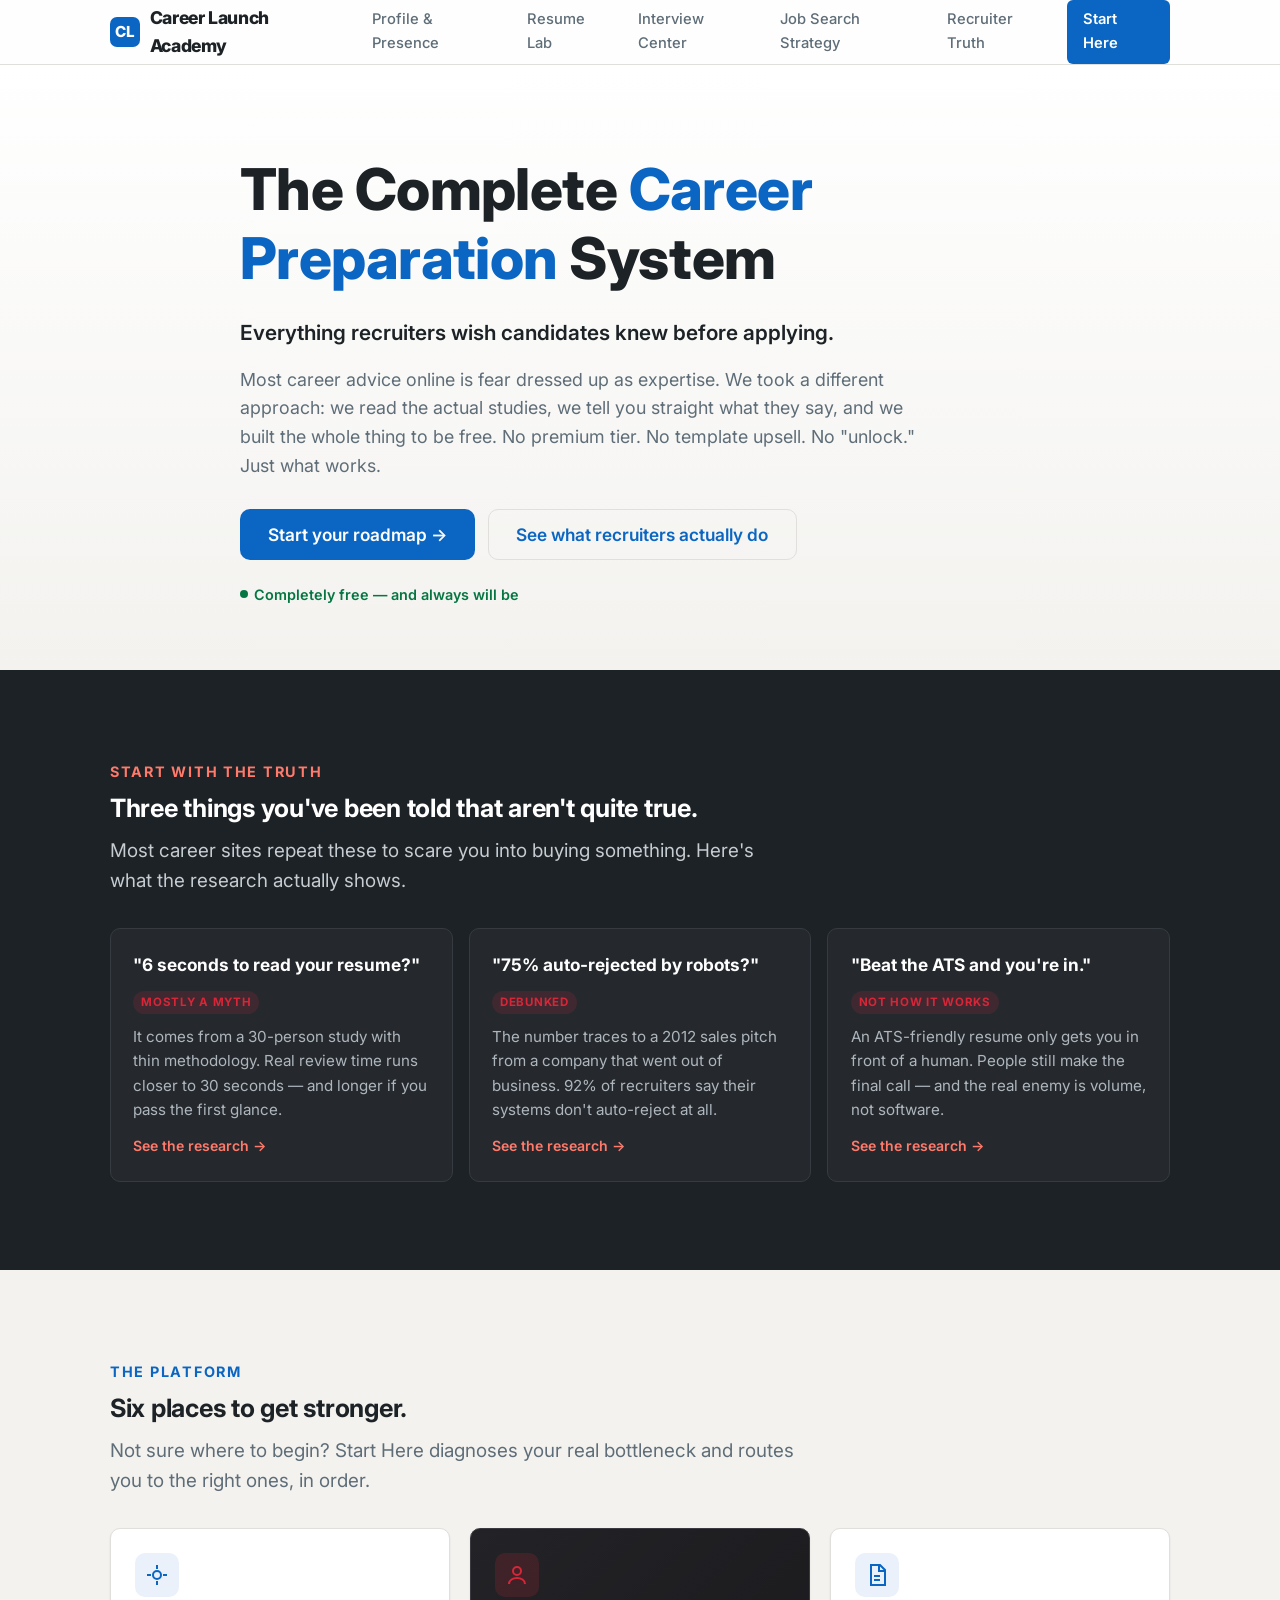
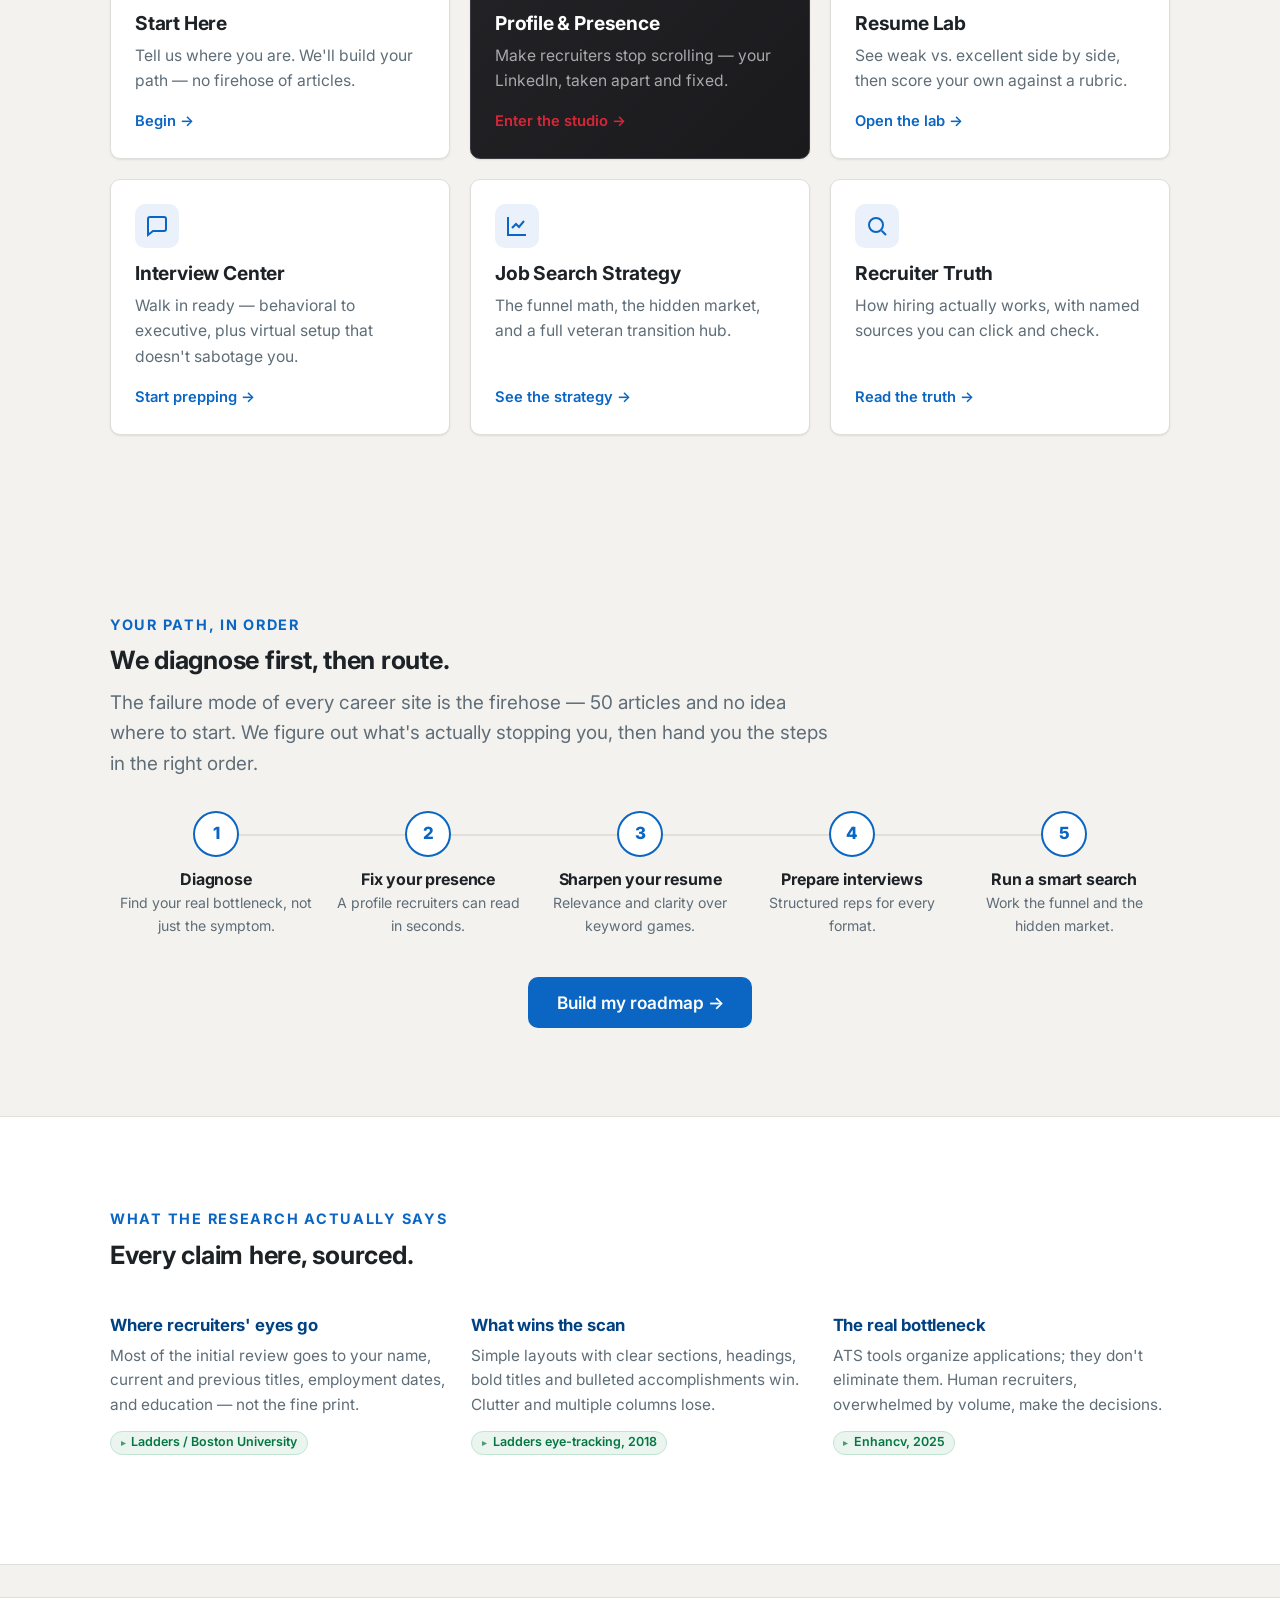
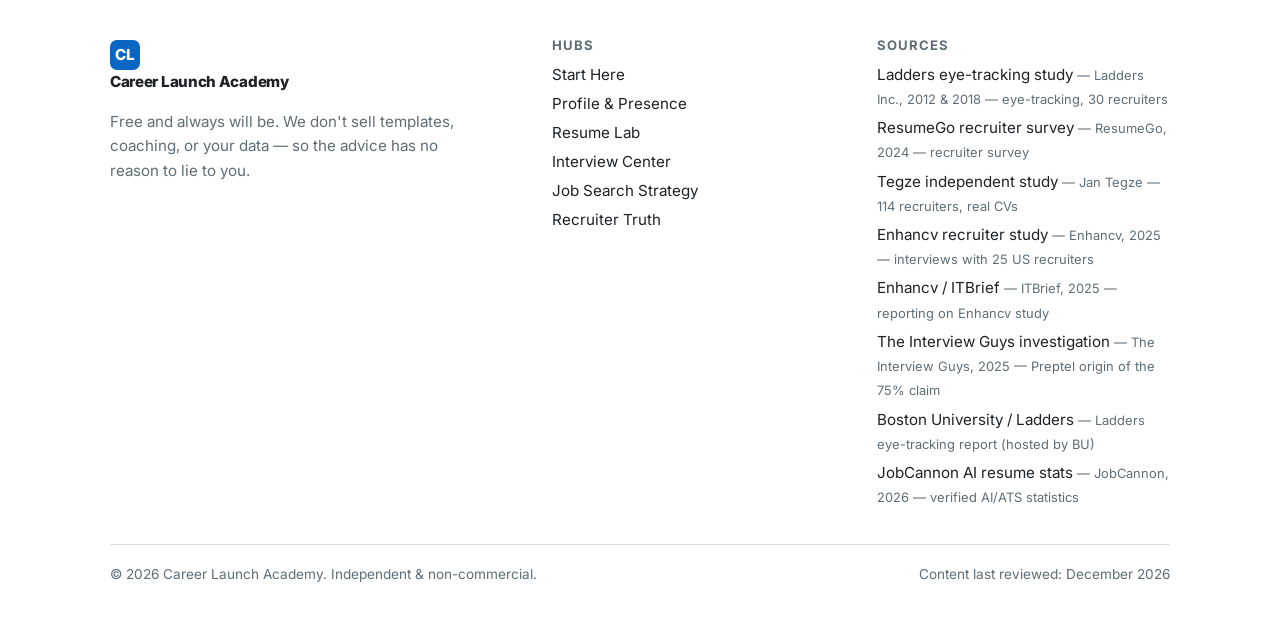
<file: index.html>
<!DOCTYPE html>
<html lang="en">
<head>
<meta charset="UTF-8">
<meta name="viewport" content="width=device-width, initial-scale=1">
<title>Career Launch Academy — The Complete Career Preparation System</title>
<meta name="description" content="Evidence-based, completely free career preparation. What recruiters actually do — backed by research, with sources you can check. No sales pitch, no premium tier.">
<link rel="preconnect" href="https://fonts.googleapis.com">
<link rel="preconnect" href="https://fonts.gstatic.com" crossorigin>
<link href="https://fonts.googleapis.com/css2?family=Inter:wght@400;500;600;700;800&display=swap" rel="stylesheet">
<link rel="stylesheet" href="styles.css">
<style>
  /* ---- Home-specific ---- */
  .hero { background: linear-gradient(180deg, #fff 0%, var(--canvas) 100%); padding-block: clamp(3rem,7vw,6rem) clamp(2.5rem,5vw,4rem); }
  .hero__inner { max-width: 880px; }
  .hero h1 { font-size: var(--fs-hero); font-weight: 800; margin-bottom: .4em; }
  .hero h1 .accent { color: var(--primary); }
  .hero__sub { font-size: 1.3rem; font-weight: 600; color: var(--ink); margin-bottom: .8em; }
  .hero__body { font-size: 1.12rem; color: var(--ink-muted); max-width: 62ch; margin-bottom: 1.6em; }
  .hero__cta { display: flex; gap: .8rem; flex-wrap: wrap; }
  .hero__free { display:inline-flex; align-items:center; gap:.4rem; margin-top:1.4rem; font-size:.9rem; font-weight:600; color:var(--success); }
  .hero__free::before { content:""; width:8px; height:8px; border-radius:50%; background:var(--success); }

  /* truth strip */
  .truth-strip { background: var(--ink); color: #fff; }
  .truth-strip .eyebrow { color: #ff7a6b; }
  .truth-strip__head { max-width: 60ch; }
  .truth-strip h2 { color: #fff; }
  .truth-strip p.lede { color: #c5ccd2; }
  .myth-mini-grid { display: grid; grid-template-columns: repeat(3,1fr); gap: 1rem; margin-top: 2rem; }
  @media (max-width: 860px){ .myth-mini-grid { grid-template-columns: 1fr; } }
  .myth-mini {
    background: #25292e; border: 1px solid #363b42; border-radius: var(--radius); padding: 1.4rem;
    transition: border-color .18s, transform .18s; color:#fff;
  }
  .myth-mini:hover { border-color: var(--scarlet); transform: translateY(-3px); text-decoration:none; }
  .myth-mini__q { font-weight: 700; font-size: 1.08rem; color:#fff; margin-bottom:.5rem; display:block; }
  .myth-mini__verdict { display:inline-block; font-size:.72rem; font-weight:700; letter-spacing:.06em; text-transform:uppercase; color:var(--scarlet); background:rgba(215,38,56,.14); padding:.15rem .5rem; border-radius:100px; margin-bottom:.7rem; }
  .myth-mini p { color:#aeb6bd; font-size:.95rem; margin:0; }
  .myth-mini__link { color:#ff7a6b; font-weight:600; font-size:.88rem; margin-top:.8rem; display:inline-block; }

  /* roadmap preview */
  .stepper { display:flex; gap:0; counter-reset: step; margin-top:2rem; flex-wrap:wrap; }
  .step { flex:1 1 160px; position:relative; padding:0 .5rem; text-align:center; }
  .step__num {
    counter-increment: step; width:46px; height:46px; border-radius:50%; margin:0 auto .8rem;
    background:#fff; border:2px solid var(--primary); color:var(--primary); font-weight:800;
    display:grid; place-items:center; position:relative; z-index:2;
  }
  .step__num::before { content: counter(step); }
  .step:not(:last-child)::after {
    content:""; position:absolute; top:23px; left:50%; width:100%; height:2px; background:var(--border); z-index:1;
  }
  .step h4 { font-size:1rem; margin-bottom:.2rem; }
  .step p { font-size:.88rem; color:var(--ink-muted); margin:0; }
  @media (max-width:760px){
    .stepper { flex-direction:column; gap:1.2rem; }
    .step { display:flex; align-items:flex-start; gap:1rem; text-align:left; padding:0; }
    .step__num { margin:0; flex:0 0 auto; }
    .step:not(:last-child)::after { display:none; }
  }

  /* evidence band */
  .evidence { background: var(--surface); border-top:1px solid var(--border); border-bottom:1px solid var(--border); }
  .evidence__grid { display:grid; grid-template-columns: repeat(3,1fr); gap:1.5rem; }
  @media (max-width:860px){ .evidence__grid { grid-template-columns:1fr; } }
  .evi { padding:1.3rem 0; }
  .evi h3 { font-size:1.05rem; color:var(--primary-dark); }
  .evi p { font-size:.96rem; color:var(--ink-muted); margin-bottom:.7rem; }
</style>
</head>
<body>
<a class="skip" href="#main">Skip to content</a>

<!-- NAV -->
<header class="nav">
  <div class="nav__inner">
    <a class="brand" href="index.html"><span class="brand__mark">CL</span>Career Launch Academy</a>
    <button class="nav__toggle" aria-label="Open menu" aria-expanded="false" aria-controls="navlinks">☰</button>
    <nav class="nav__links" id="navlinks" aria-label="Primary">
      <a href="profile.html">Profile &amp; Presence</a>
      <a href="resume.html">Resume Lab</a>
      <a href="interview.html">Interview Center</a>
      <a href="strategy.html">Job Search Strategy</a>
      <a href="truth.html">Recruiter Truth</a>
      <a class="nav__cta" href="start.html">Start Here</a>
    </nav>
  </div>
</header>

<main id="main">

  <!-- HERO -->
  <section class="hero">
    <div class="wrap hero__inner" data-reveal>
      <h1>The Complete <span class="accent">Career Preparation</span> System</h1>
      <p class="hero__sub">Everything recruiters wish candidates knew before applying.</p>
      <p class="hero__body">Most career advice online is fear dressed up as expertise. We took a different approach: we read the actual studies, we tell you straight what they say, and we built the whole thing to be free. No premium tier. No template upsell. No "unlock." Just what works.</p>
      <div class="hero__cta">
        <a class="btn btn--primary btn--lg" href="start.html">Start your roadmap →</a>
        <a class="btn btn--ghost btn--lg" href="truth.html">See what recruiters actually do</a>
      </div>
      <span class="hero__free">Completely free — and always will be</span>
    </div>
  </section>

  <!-- TRUTH STRIP -->
  <section class="section truth-strip">
    <div class="wrap">
      <div class="truth-strip__head" data-reveal>
        <span class="eyebrow">Start with the truth</span>
        <h2>Three things you've been told that aren't quite true.</h2>
        <p class="lede">Most career sites repeat these to scare you into buying something. Here's what the research actually shows.</p>
      </div>
      <div class="myth-mini-grid">
        <a class="myth-mini" href="truth.html#scan" data-reveal>
          <span class="myth-mini__q">"6 seconds to read your resume?"</span>
          <span class="myth-mini__verdict">Mostly a myth</span>
          <p>It comes from a 30-person study with thin methodology. Real review time runs closer to 30 seconds — and longer if you pass the first glance.</p>
          <span class="myth-mini__link">See the research →</span>
        </a>
        <a class="myth-mini" href="truth.html#ats" data-reveal>
          <span class="myth-mini__q">"75% auto-rejected by robots?"</span>
          <span class="myth-mini__verdict">Debunked</span>
          <p>The number traces to a 2012 sales pitch from a company that went out of business. 92% of recruiters say their systems don't auto-reject at all.</p>
          <span class="myth-mini__link">See the research →</span>
        </a>
        <a class="myth-mini" href="truth.html#beat-ats" data-reveal>
          <span class="myth-mini__q">"Beat the ATS and you're in."</span>
          <span class="myth-mini__verdict">Not how it works</span>
          <p>An ATS-friendly resume only gets you in front of a human. People still make the final call — and the real enemy is volume, not software.</p>
          <span class="myth-mini__link">See the research →</span>
        </a>
      </div>
    </div>
  </section>

  <!-- SIX HUBS -->
  <section class="section">
    <div class="wrap">
      <div data-reveal>
        <span class="eyebrow">The platform</span>
        <h2>Six places to get stronger.</h2>
        <p class="lede">Not sure where to begin? Start Here diagnoses your real bottleneck and routes you to the right ones, in order.</p>
      </div>
      <div class="grid grid--3" style="margin-top:2rem">
        <a class="hub-card" href="start.html" data-reveal>
          <span class="hub-card__icon">
            <svg viewBox="0 0 24 24" fill="none" stroke="currentColor" stroke-width="2"><path d="M12 2v4M12 18v4M2 12h4M18 12h4"/><circle cx="12" cy="12" r="4"/></svg>
          </span>
          <h3>Start Here</h3>
          <p>Tell us where you are. We'll build your path — no firehose of articles.</p>
          <span class="hub-card__go">Begin →</span>
        </a>
        <a class="hub-card hub-card--dark" href="profile.html" data-reveal>
          <span class="hub-card__icon">
            <svg viewBox="0 0 24 24" fill="none" stroke="currentColor" stroke-width="2"><circle cx="12" cy="8" r="4"/><path d="M4 21c0-4 4-6 8-6s8 2 8 6"/></svg>
          </span>
          <h3>Profile &amp; Presence</h3>
          <p>Make recruiters stop scrolling — your LinkedIn, taken apart and fixed.</p>
          <span class="hub-card__go">Enter the studio →</span>
        </a>
        <a class="hub-card" href="resume.html" data-reveal>
          <span class="hub-card__icon">
            <svg viewBox="0 0 24 24" fill="none" stroke="currentColor" stroke-width="2"><path d="M6 2h9l5 5v15H6z"/><path d="M14 2v6h6M9 13h6M9 17h6"/></svg>
          </span>
          <h3>Resume Lab</h3>
          <p>See weak vs. excellent side by side, then score your own against a rubric.</p>
          <span class="hub-card__go">Open the lab →</span>
        </a>
        <a class="hub-card" href="interview.html" data-reveal>
          <span class="hub-card__icon">
            <svg viewBox="0 0 24 24" fill="none" stroke="currentColor" stroke-width="2"><path d="M21 15a2 2 0 0 1-2 2H8l-5 4V5a2 2 0 0 1 2-2h14a2 2 0 0 1 2 2z"/></svg>
          </span>
          <h3>Interview Center</h3>
          <p>Walk in ready — behavioral to executive, plus virtual setup that doesn't sabotage you.</p>
          <span class="hub-card__go">Start prepping →</span>
        </a>
        <a class="hub-card" href="strategy.html" data-reveal>
          <span class="hub-card__icon">
            <svg viewBox="0 0 24 24" fill="none" stroke="currentColor" stroke-width="2"><path d="M3 3v18h18"/><path d="M7 14l4-4 3 3 5-6"/></svg>
          </span>
          <h3>Job Search Strategy</h3>
          <p>The funnel math, the hidden market, and a full veteran transition hub.</p>
          <span class="hub-card__go">See the strategy →</span>
        </a>
        <a class="hub-card" href="truth.html" data-reveal>
          <span class="hub-card__icon">
            <svg viewBox="0 0 24 24" fill="none" stroke="currentColor" stroke-width="2"><circle cx="11" cy="11" r="7"/><path d="M21 21l-4.3-4.3"/></svg>
          </span>
          <h3>Recruiter Truth</h3>
          <p>How hiring actually works, with named sources you can click and check.</p>
          <span class="hub-card__go">Read the truth →</span>
        </a>
      </div>
    </div>
  </section>

  <!-- ROADMAP PREVIEW -->
  <section class="section" style="background:var(--canvas)">
    <div class="wrap">
      <div data-reveal>
        <span class="eyebrow">Your path, in order</span>
        <h2>We diagnose first, then route.</h2>
        <p class="lede">The failure mode of every career site is the firehose — 50 articles and no idea where to start. We figure out what's actually stopping you, then hand you the steps in the right order.</p>
      </div>
      <div class="stepper" data-reveal>
        <div class="step"><div class="step__num"></div><h4>Diagnose</h4><p>Find your real bottleneck, not just the symptom.</p></div>
        <div class="step"><div class="step__num"></div><h4>Fix your presence</h4><p>A profile recruiters can read in seconds.</p></div>
        <div class="step"><div class="step__num"></div><h4>Sharpen your resume</h4><p>Relevance and clarity over keyword games.</p></div>
        <div class="step"><div class="step__num"></div><h4>Prepare interviews</h4><p>Structured reps for every format.</p></div>
        <div class="step"><div class="step__num"></div><h4>Run a smart search</h4><p>Work the funnel and the hidden market.</p></div>
      </div>
      <div class="text-center" style="margin-top:2.5rem">
        <a class="btn btn--primary btn--lg" href="start.html">Build my roadmap →</a>
      </div>
    </div>
  </section>

  <!-- EVIDENCE BAND -->
  <section class="section evidence">
    <div class="wrap">
      <div data-reveal>
        <span class="eyebrow">What the research actually says</span>
        <h2>Every claim here, sourced.</h2>
      </div>
      <div class="evidence__grid" style="margin-top:1.5rem">
        <div class="evi" data-reveal>
          <h3>Where recruiters' eyes go</h3>
          <p>Most of the initial review goes to your name, current and previous titles, employment dates, and education — not the fine print.</p>
          <a class="chip chip--data" href="truth.html#scan">Ladders / Boston University</a>
        </div>
        <div class="evi" data-reveal>
          <h3>What wins the scan</h3>
          <p>Simple layouts with clear sections, headings, bold titles and bulleted accomplishments win. Clutter and multiple columns lose.</p>
          <a class="chip chip--data" href="resume.html">Ladders eye-tracking, 2018</a>
        </div>
        <div class="evi" data-reveal>
          <h3>The real bottleneck</h3>
          <p>ATS tools organize applications; they don't eliminate them. Human recruiters, overwhelmed by volume, make the decisions.</p>
          <a class="chip chip--data" href="truth.html#ats">Enhancv, 2025</a>
        </div>
      </div>
    </div>
  </section>

</main>

<!-- FOOTER -->
<footer class="footer">
  <div class="wrap">
    <div class="footer__grid">
      <div>
        <a class="brand" href="index.html" style="margin-bottom:.8rem"><span class="brand__mark">CL</span>Career Launch Academy</a>
        <p class="footer__mission">Free and always will be. We don't sell templates, coaching, or your data — so the advice has no reason to lie to you.</p>
      </div>
      <div>
        <h4>Hubs</h4>
        <a href="start.html">Start Here</a>
        <a href="profile.html">Profile &amp; Presence</a>
        <a href="resume.html">Resume Lab</a>
        <a href="interview.html">Interview Center</a>
        <a href="strategy.html">Job Search Strategy</a>
        <a href="truth.html">Recruiter Truth</a>
      </div>
      <div>
        <h4>Sources</h4>
        <div data-sources></div>
      </div>
    </div>
    <div class="footer__legal">
      <span>© <span data-year></span> Career Launch Academy. Independent &amp; non-commercial.</span>
      <span>Content last reviewed: <span data-reviewed></span></span>
    </div>
  </div>
</footer>

<script src="app.js"></script>
</body>
</html>
</file>
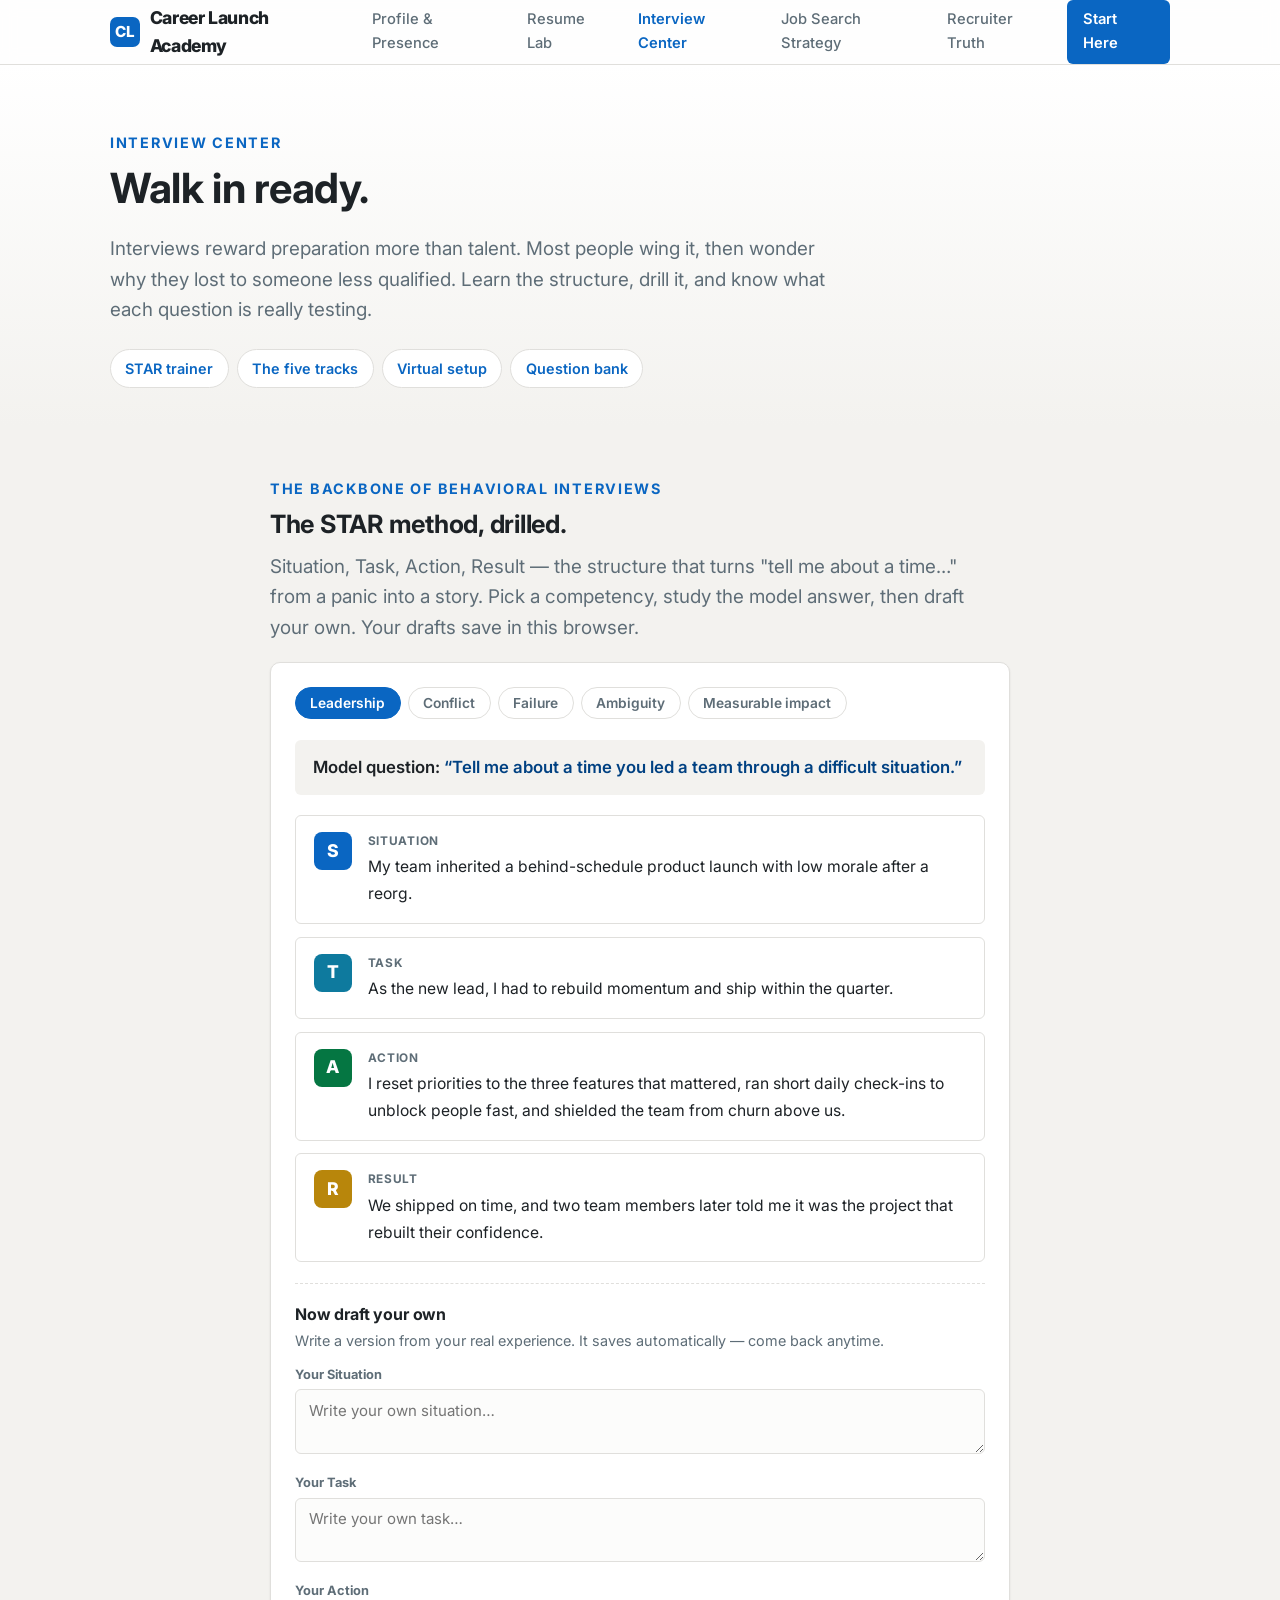
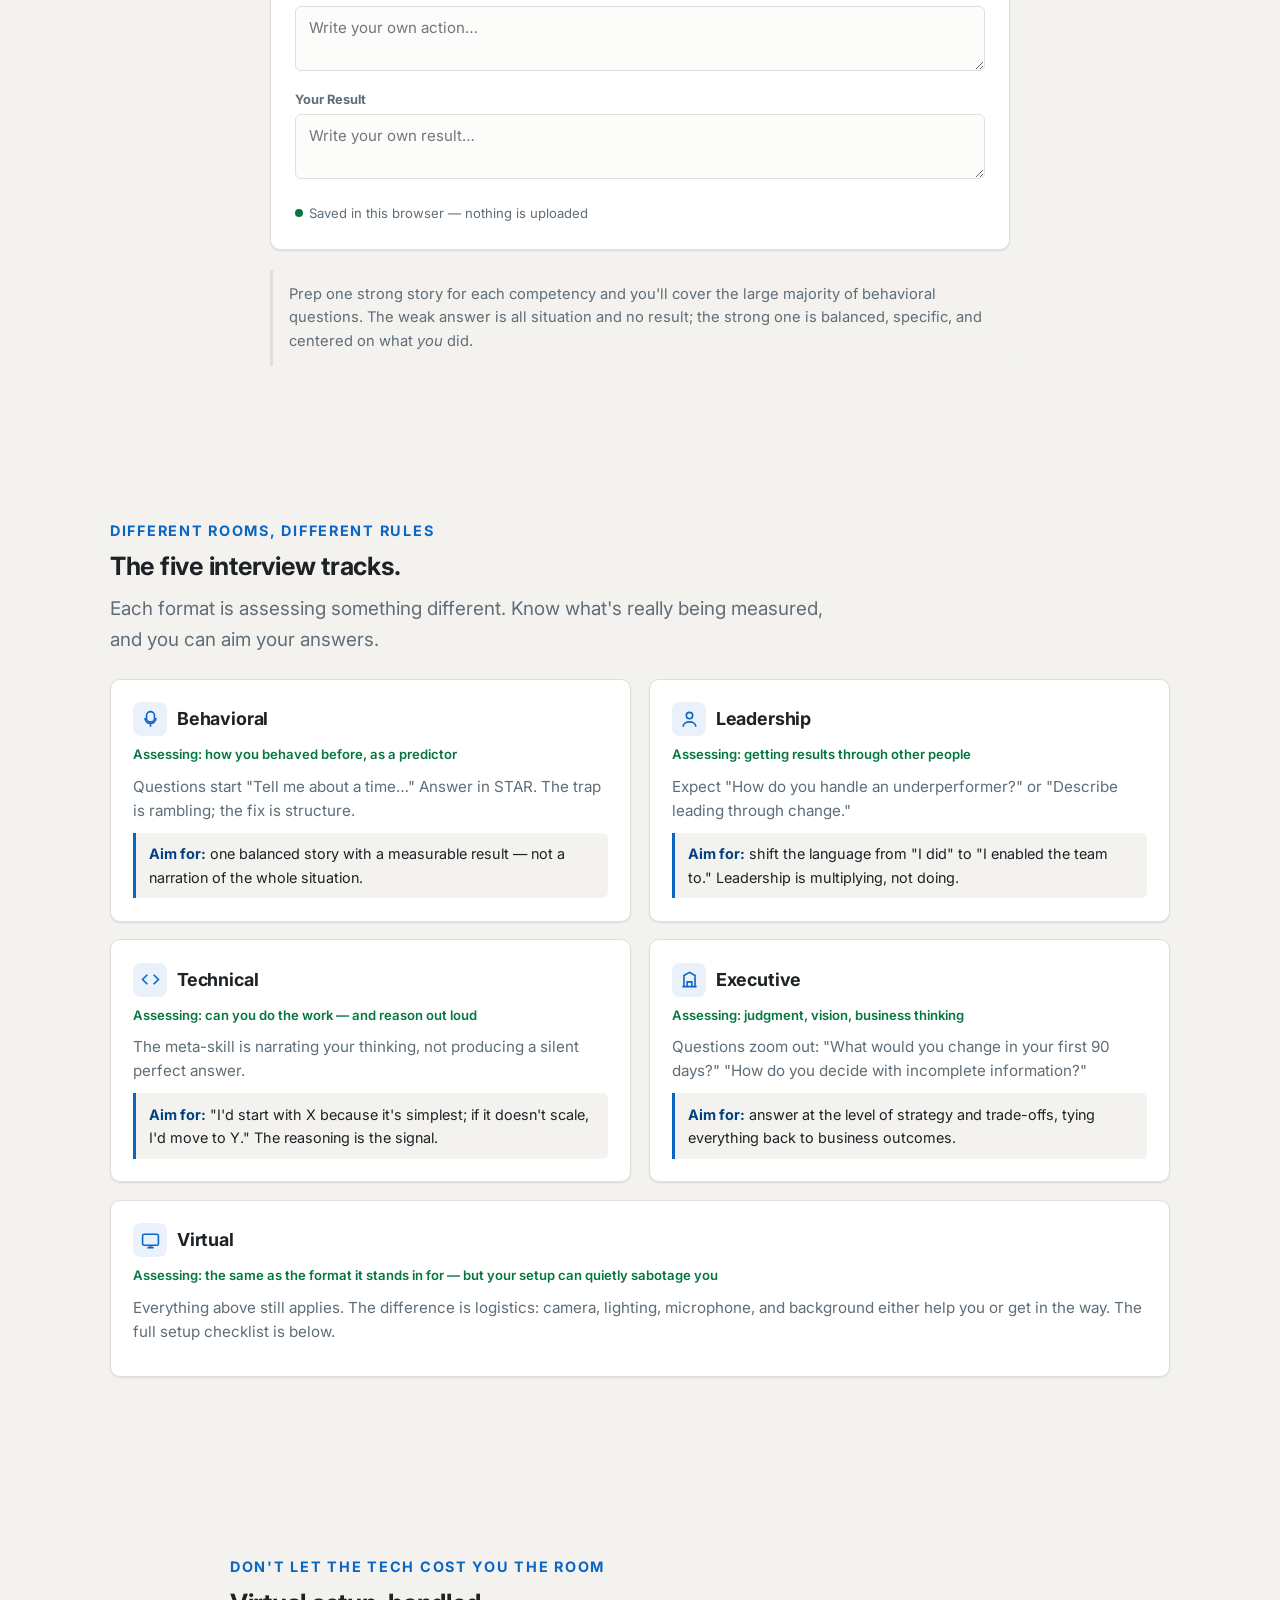
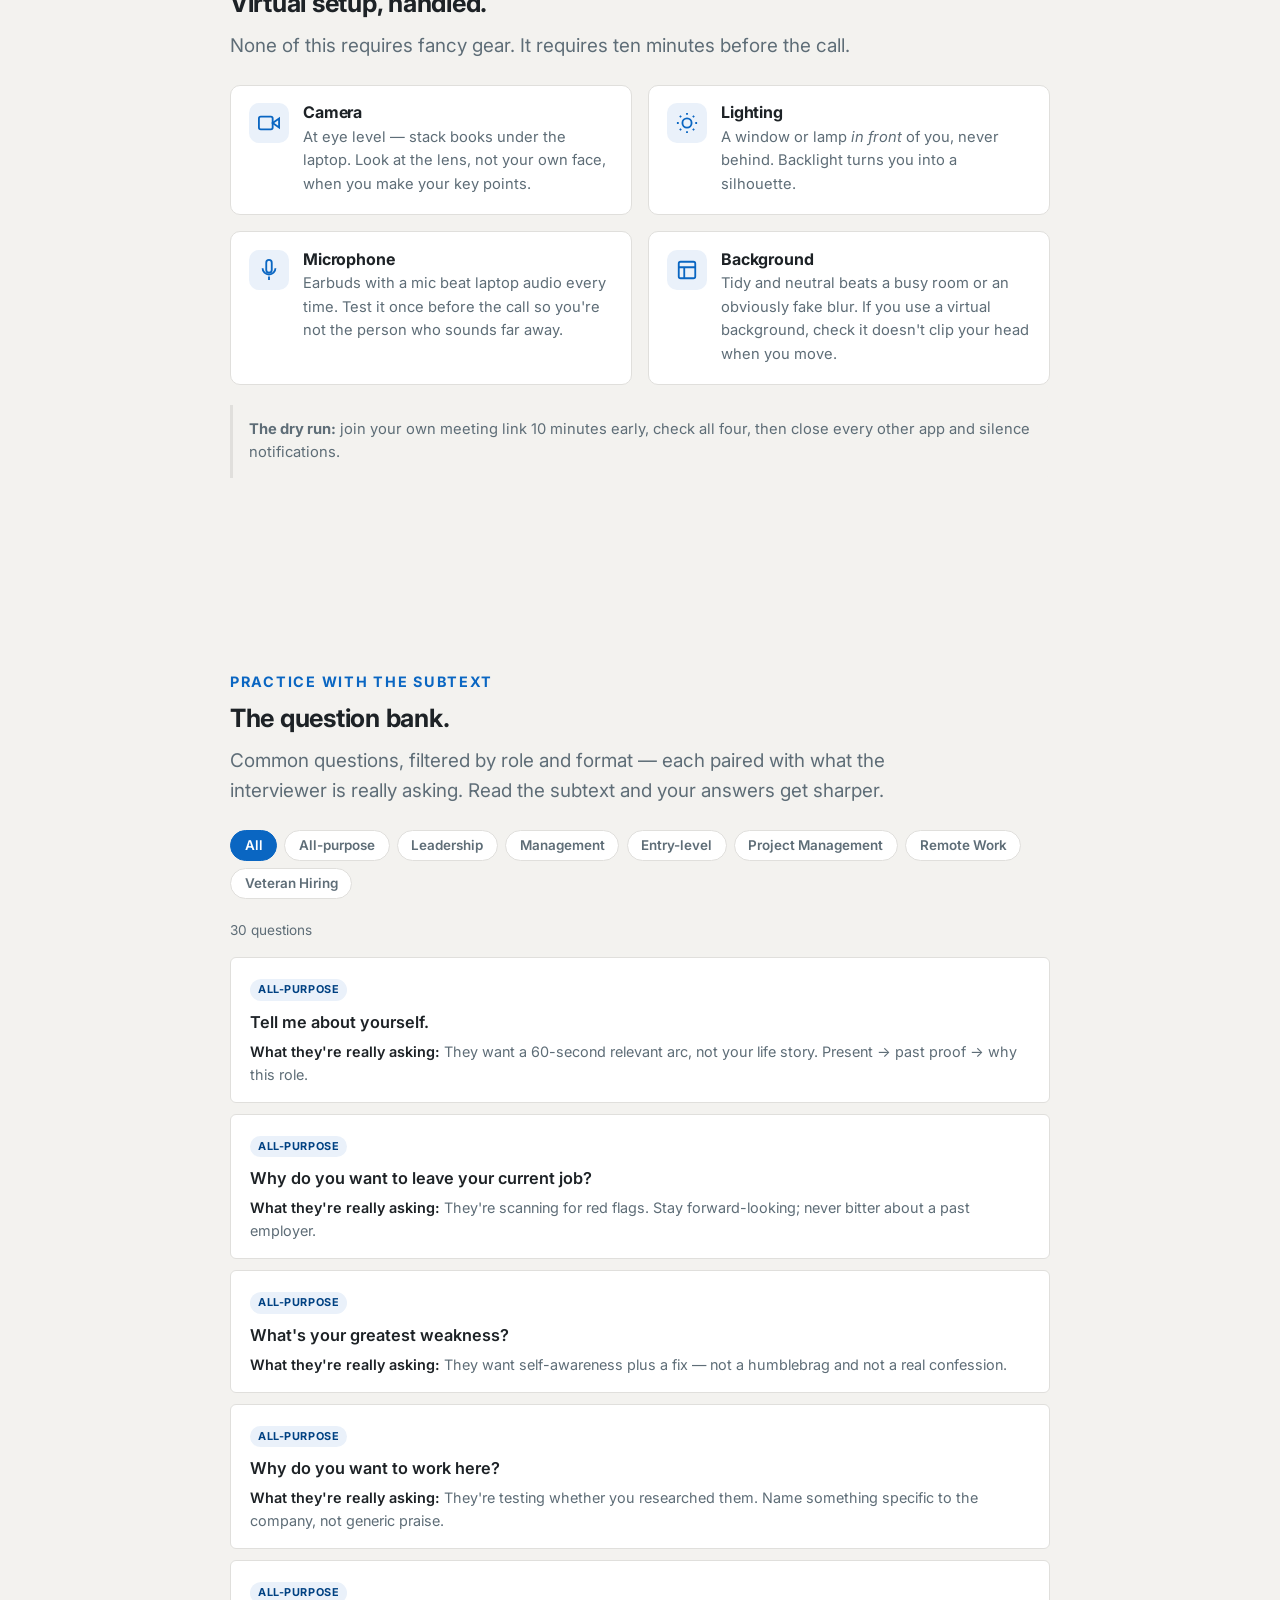
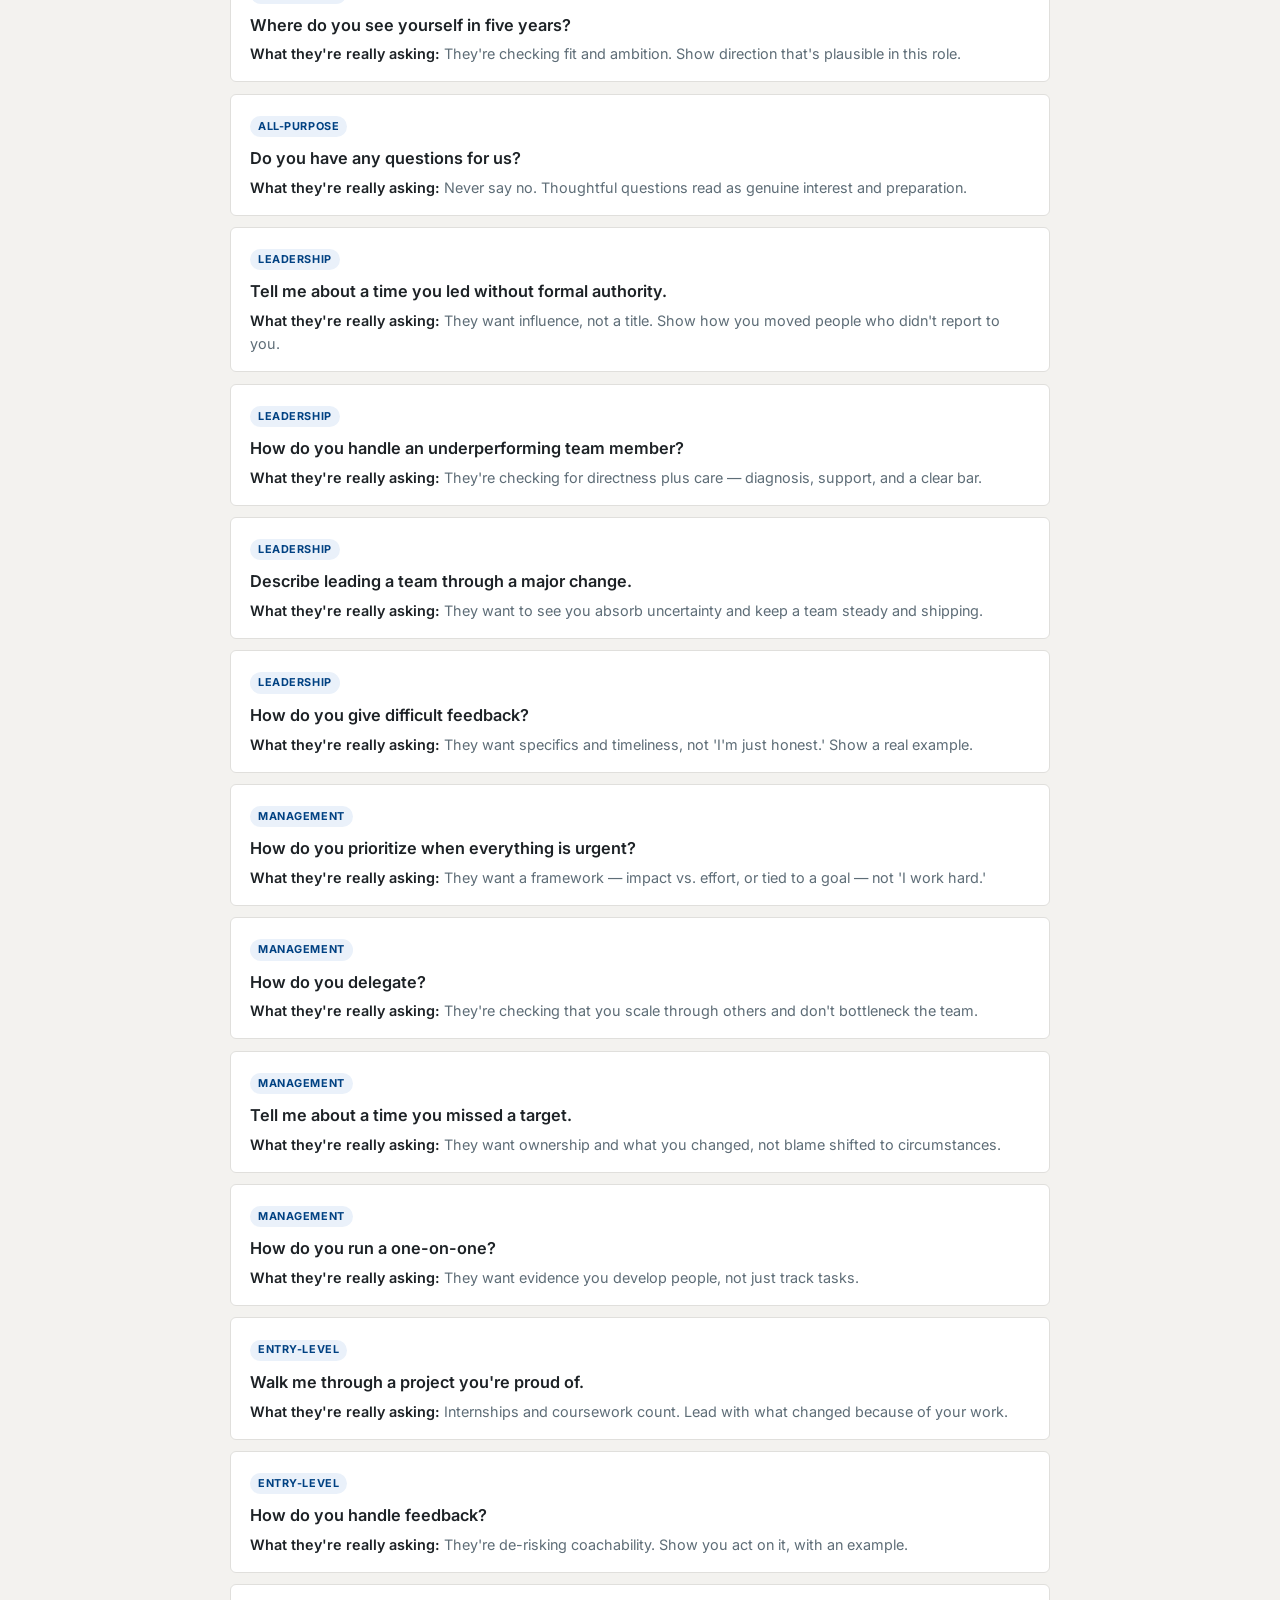
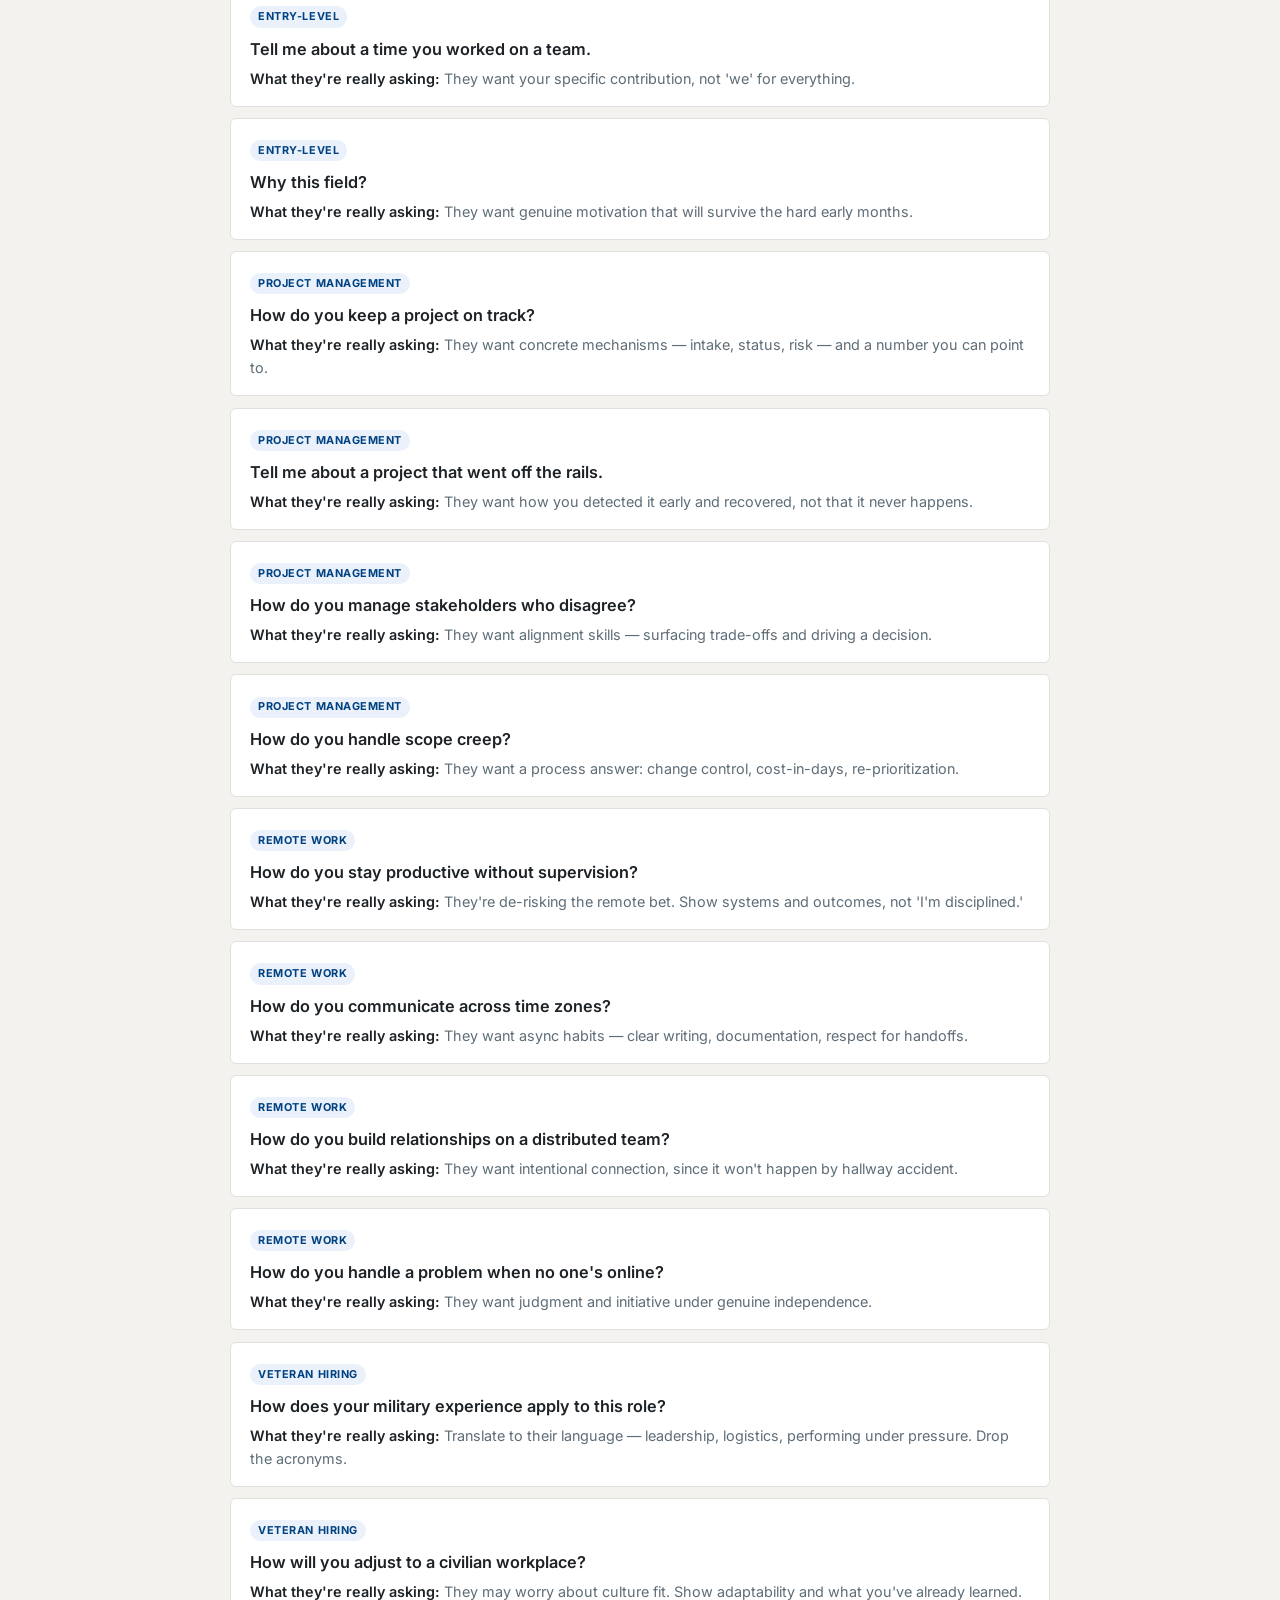
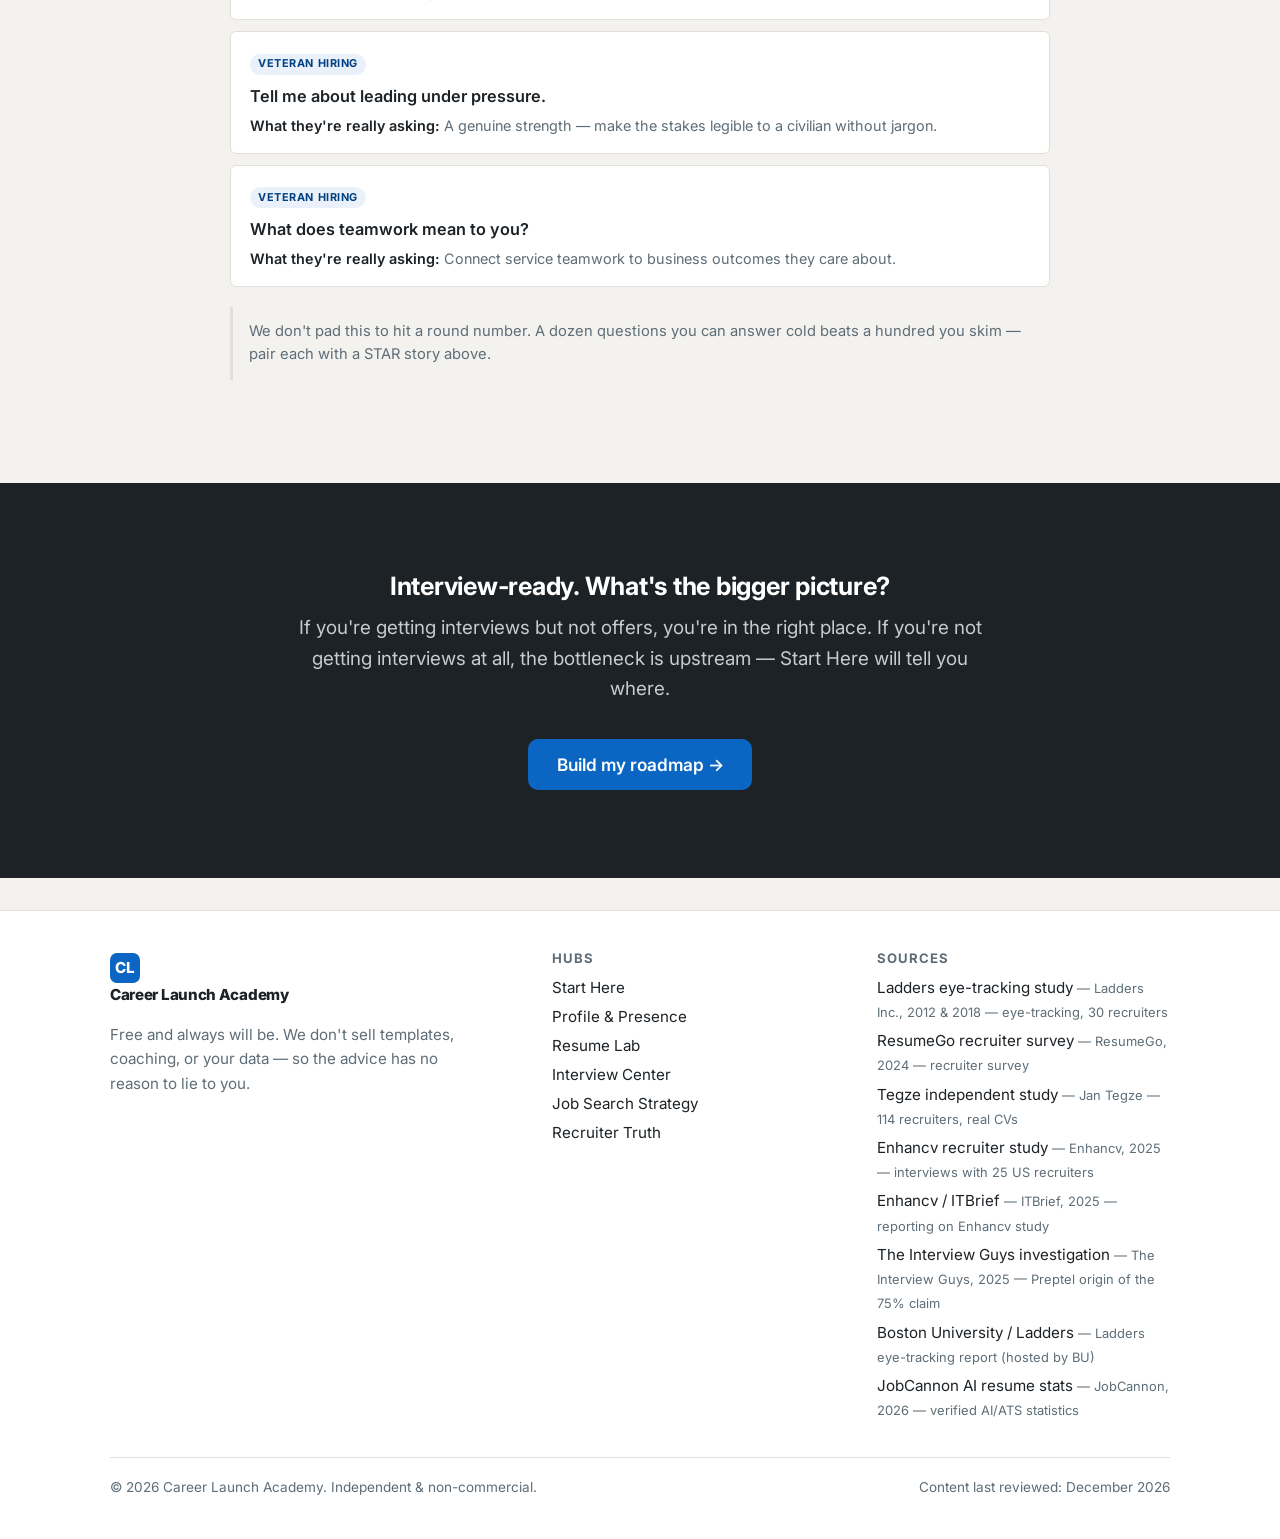
<file: interview.html>
<!DOCTYPE html>
<html lang="en">
<head>
<meta charset="UTF-8">
<meta name="viewport" content="width=device-width, initial-scale=1">
<title>Interview Center — STAR Trainer, Five Tracks &amp; a Question Bank | Career Launch Academy</title>
<meta name="description" content="An interactive STAR-method trainer that saves your drafts, five interview tracks (behavioral, leadership, technical, executive, virtual), a virtual-setup guide, and a filterable question bank with the subtext behind each question.">
<link rel="preconnect" href="https://fonts.googleapis.com">
<link rel="preconnect" href="https://fonts.gstatic.com" crossorigin>
<link href="https://fonts.googleapis.com/css2?family=Inter:wght@400;500;600;700;800&display=swap" rel="stylesheet">
<link rel="stylesheet" href="styles.css">
</head>
<body>
<a class="skip" href="#main">Skip to content</a>

<header class="nav">
  <div class="nav__inner">
    <a class="brand" href="index.html"><span class="brand__mark">CL</span>Career Launch Academy</a>
    <button class="nav__toggle" aria-label="Open menu" aria-expanded="false" aria-controls="navlinks">☰</button>
    <nav class="nav__links" id="navlinks" aria-label="Primary">
      <a href="profile.html">Profile &amp; Presence</a>
      <a href="resume.html">Resume Lab</a>
      <a href="interview.html" aria-current="page">Interview Center</a>
      <a href="strategy.html">Job Search Strategy</a>
      <a href="truth.html">Recruiter Truth</a>
      <a class="nav__cta" href="start.html">Start Here</a>
    </nav>
  </div>
</header>

<main id="main">

  <section class="center-hero">
    <div class="wrap" data-reveal>
      <span class="eyebrow">Interview Center</span>
      <h1>Walk in ready.</h1>
      <p class="lede">Interviews reward preparation more than talent. Most people wing it, then wonder why they lost to someone less qualified. Learn the structure, drill it, and know what each question is really testing.</p>
      <nav class="lab-tabs" aria-label="On this page" style="margin-top:1.5rem">
        <a href="#star">STAR trainer</a>
        <a href="#tracks">The five tracks</a>
        <a href="#virtual">Virtual setup</a>
        <a href="#bank">Question bank</a>
      </nav>
    </div>
  </section>

  <!-- STAR TRAINER -->
  <section class="section section--tight" id="star">
    <div class="wrap" style="max-width:820px">
      <div data-reveal>
        <span class="eyebrow">The backbone of behavioral interviews</span>
        <h2>The STAR method, drilled.</h2>
        <p class="lede">Situation, Task, Action, Result — the structure that turns "tell me about a time…" from a panic into a story. Pick a competency, study the model answer, then draft your own. Your drafts save in this browser.</p>
      </div>
      <div class="star" id="star-trainer" data-reveal>
        <div class="star__tabs" role="tablist" aria-label="STAR competencies"></div>
        <div class="star-prompt" data-star-prompt></div>
        <div class="star-grid" data-star-grid></div>
        <div class="star-scaffold">
          <h4>Now draft your own</h4>
          <p class="muted">Write a version from your real experience. It saves automatically — come back anytime.</p>
          <div data-star-fields></div>
          <span class="star-save-note">Saved in this browser — nothing is uploaded</span>
        </div>
      </div>
      <p class="note" style="margin-top:1.25rem">Prep one strong story for each competency and you'll cover the large majority of behavioral questions. The weak answer is all situation and no result; the strong one is balanced, specific, and centered on what <em>you</em> did.</p>
    </div>
  </section>

  <!-- FIVE TRACKS -->
  <section class="section" id="tracks" style="background:var(--canvas)">
    <div class="wrap">
      <div data-reveal>
        <span class="eyebrow">Different rooms, different rules</span>
        <h2>The five interview tracks.</h2>
        <p class="lede">Each format is assessing something different. Know what's really being measured, and you can aim your answers.</p>
      </div>
      <div class="track-grid" style="margin-top:1.5rem">
        <div class="track" data-reveal>
          <div class="track__head">
            <span class="track__icon"><svg viewBox="0 0 24 24" fill="none" stroke="currentColor" stroke-width="2"><path d="M12 2a5 5 0 0 0-5 5v3a5 5 0 0 0 10 0V7a5 5 0 0 0-5-5z"/><path d="M5 10a7 7 0 0 0 14 0M12 17v4"/></svg></span>
            <h3>Behavioral</h3>
          </div>
          <div class="track__assess">Assessing: how you behaved before, as a predictor</div>
          <p>Questions start "Tell me about a time…" Answer in STAR. The trap is rambling; the fix is structure.</p>
          <div class="track__eg"><b>Aim for:</b> one balanced story with a measurable result — not a narration of the whole situation.</div>
        </div>
        <div class="track" data-reveal>
          <div class="track__head">
            <span class="track__icon"><svg viewBox="0 0 24 24" fill="none" stroke="currentColor" stroke-width="2"><circle cx="12" cy="7" r="4"/><path d="M4 21c0-4 4-6 8-6s8 2 8 6"/></svg></span>
            <h3>Leadership</h3>
          </div>
          <div class="track__assess">Assessing: getting results through other people</div>
          <p>Expect "How do you handle an underperformer?" or "Describe leading through change."</p>
          <div class="track__eg"><b>Aim for:</b> shift the language from "I did" to "I enabled the team to." Leadership is multiplying, not doing.</div>
        </div>
        <div class="track" data-reveal>
          <div class="track__head">
            <span class="track__icon"><svg viewBox="0 0 24 24" fill="none" stroke="currentColor" stroke-width="2"><path d="M8 18l-6-6 6-6M16 6l6 6-6 6"/></svg></span>
            <h3>Technical</h3>
          </div>
          <div class="track__assess">Assessing: can you do the work — and reason out loud</div>
          <p>The meta-skill is narrating your thinking, not producing a silent perfect answer.</p>
          <div class="track__eg"><b>Aim for:</b> "I'd start with X because it's simplest; if it doesn't scale, I'd move to Y." The reasoning is the signal.</div>
        </div>
        <div class="track" data-reveal>
          <div class="track__head">
            <span class="track__icon"><svg viewBox="0 0 24 24" fill="none" stroke="currentColor" stroke-width="2"><path d="M3 21h18M5 21V7l7-4 7 4v14M9 21v-6h6v6"/></svg></span>
            <h3>Executive</h3>
          </div>
          <div class="track__assess">Assessing: judgment, vision, business thinking</div>
          <p>Questions zoom out: "What would you change in your first 90 days?" "How do you decide with incomplete information?"</p>
          <div class="track__eg"><b>Aim for:</b> answer at the level of strategy and trade-offs, tying everything back to business outcomes.</div>
        </div>
        <div class="track" data-reveal style="grid-column:1/-1">
          <div class="track__head">
            <span class="track__icon"><svg viewBox="0 0 24 24" fill="none" stroke="currentColor" stroke-width="2"><rect x="2" y="4" width="20" height="14" rx="2"/><path d="M8 21h8M12 18v3"/></svg></span>
            <h3>Virtual</h3>
          </div>
          <div class="track__assess">Assessing: the same as the format it stands in for — but your setup can quietly sabotage you</div>
          <p>Everything above still applies. The difference is logistics: camera, lighting, microphone, and background either help you or get in the way. The full setup checklist is below.</p>
        </div>
      </div>
    </div>
  </section>

  <!-- VIRTUAL SETUP -->
  <section class="section" id="virtual">
    <div class="wrap" style="max-width:900px">
      <div data-reveal>
        <span class="eyebrow">Don't let the tech cost you the room</span>
        <h2>Virtual setup, handled.</h2>
        <p class="lede">None of this requires fancy gear. It requires ten minutes before the call.</p>
      </div>
      <div class="vsetup" style="margin-top:1.5rem">
        <div class="vsetup__item" data-reveal>
          <span class="vsetup__ic"><svg viewBox="0 0 24 24" fill="none" stroke="currentColor" stroke-width="2"><path d="M23 7l-7 5 7 5V7z"/><rect x="1" y="5" width="15" height="14" rx="2"/></svg></span>
          <div><h4>Camera</h4><p>At eye level — stack books under the laptop. Look at the lens, not your own face, when you make your key points.</p></div>
        </div>
        <div class="vsetup__item" data-reveal>
          <span class="vsetup__ic"><svg viewBox="0 0 24 24" fill="none" stroke="currentColor" stroke-width="2"><circle cx="12" cy="12" r="5"/><path d="M12 1v2M12 21v2M4.2 4.2l1.4 1.4M18.4 18.4l1.4 1.4M1 12h2M21 12h2M4.2 19.8l1.4-1.4M18.4 5.6l1.4-1.4"/></svg></span>
          <div><h4>Lighting</h4><p>A window or lamp <em>in front</em> of you, never behind. Backlight turns you into a silhouette.</p></div>
        </div>
        <div class="vsetup__item" data-reveal>
          <span class="vsetup__ic"><svg viewBox="0 0 24 24" fill="none" stroke="currentColor" stroke-width="2"><path d="M12 1a3 3 0 0 0-3 3v8a3 3 0 0 0 6 0V4a3 3 0 0 0-3-3z"/><path d="M19 10a7 7 0 0 1-14 0M12 19v4"/></svg></span>
          <div><h4>Microphone</h4><p>Earbuds with a mic beat laptop audio every time. Test it once before the call so you're not the person who sounds far away.</p></div>
        </div>
        <div class="vsetup__item" data-reveal>
          <span class="vsetup__ic"><svg viewBox="0 0 24 24" fill="none" stroke="currentColor" stroke-width="2"><rect x="3" y="3" width="18" height="18" rx="2"/><path d="M3 9h18M9 21V9"/></svg></span>
          <div><h4>Background</h4><p>Tidy and neutral beats a busy room or an obviously fake blur. If you use a virtual background, check it doesn't clip your head when you move.</p></div>
        </div>
      </div>
      <p class="note" style="margin-top:1.25rem"><b>The dry run:</b> join your own meeting link 10 minutes early, check all four, then close every other app and silence notifications.</p>
    </div>
  </section>

  <!-- QUESTION BANK -->
  <section class="section" id="bank" style="background:var(--canvas)">
    <div class="wrap" style="max-width:900px">
      <div data-reveal>
        <span class="eyebrow">Practice with the subtext</span>
        <h2>The question bank.</h2>
        <p class="lede">Common questions, filtered by role and format — each paired with what the interviewer is really asking. Read the subtext and your answers get sharper.</p>
      </div>
      <div data-reveal style="margin-top:1.5rem">
        <div class="qbank__filters" id="qbank-filters" role="tablist" aria-label="Filter questions by category"></div>
        <div class="qbank__count" id="qbank-count"></div>
        <div class="qbank__list" id="qbank-list"></div>
      </div>
      <p class="note" style="margin-top:1.25rem">We don't pad this to hit a round number. A dozen questions you can answer cold beats a hundred you skim — pair each with a STAR story above.</p>
    </div>
  </section>

  <!-- CTA -->
  <section class="section" style="background:var(--ink); color:#fff">
    <div class="wrap text-center" data-reveal>
      <h2 style="color:#fff">Interview-ready. What's the bigger picture?</h2>
      <p class="lede mx-auto" style="color:#c5ccd2">If you're getting interviews but not offers, you're in the right place. If you're not getting interviews at all, the bottleneck is upstream — Start Here will tell you where.</p>
      <a class="btn btn--primary btn--lg" href="start.html" style="margin-top:1rem">Build my roadmap →</a>
    </div>
  </section>

</main>

<footer class="footer">
  <div class="wrap">
    <div class="footer__grid">
      <div>
        <a class="brand" href="index.html" style="margin-bottom:.8rem"><span class="brand__mark">CL</span>Career Launch Academy</a>
        <p class="footer__mission">Free and always will be. We don't sell templates, coaching, or your data — so the advice has no reason to lie to you.</p>
      </div>
      <div>
        <h4>Hubs</h4>
        <a href="start.html">Start Here</a>
        <a href="profile.html">Profile &amp; Presence</a>
        <a href="resume.html">Resume Lab</a>
        <a href="interview.html">Interview Center</a>
        <a href="strategy.html">Job Search Strategy</a>
        <a href="truth.html">Recruiter Truth</a>
      </div>
      <div>
        <h4>Sources</h4>
        <div data-sources></div>
      </div>
    </div>
    <div class="footer__legal">
      <span>© <span data-year></span> Career Launch Academy. Independent &amp; non-commercial.</span>
      <span>Content last reviewed: <span data-reviewed></span></span>
    </div>
  </div>
</footer>

<script src="app.js"></script>
<script src="interview.js"></script>
</body>
</html>
</file>
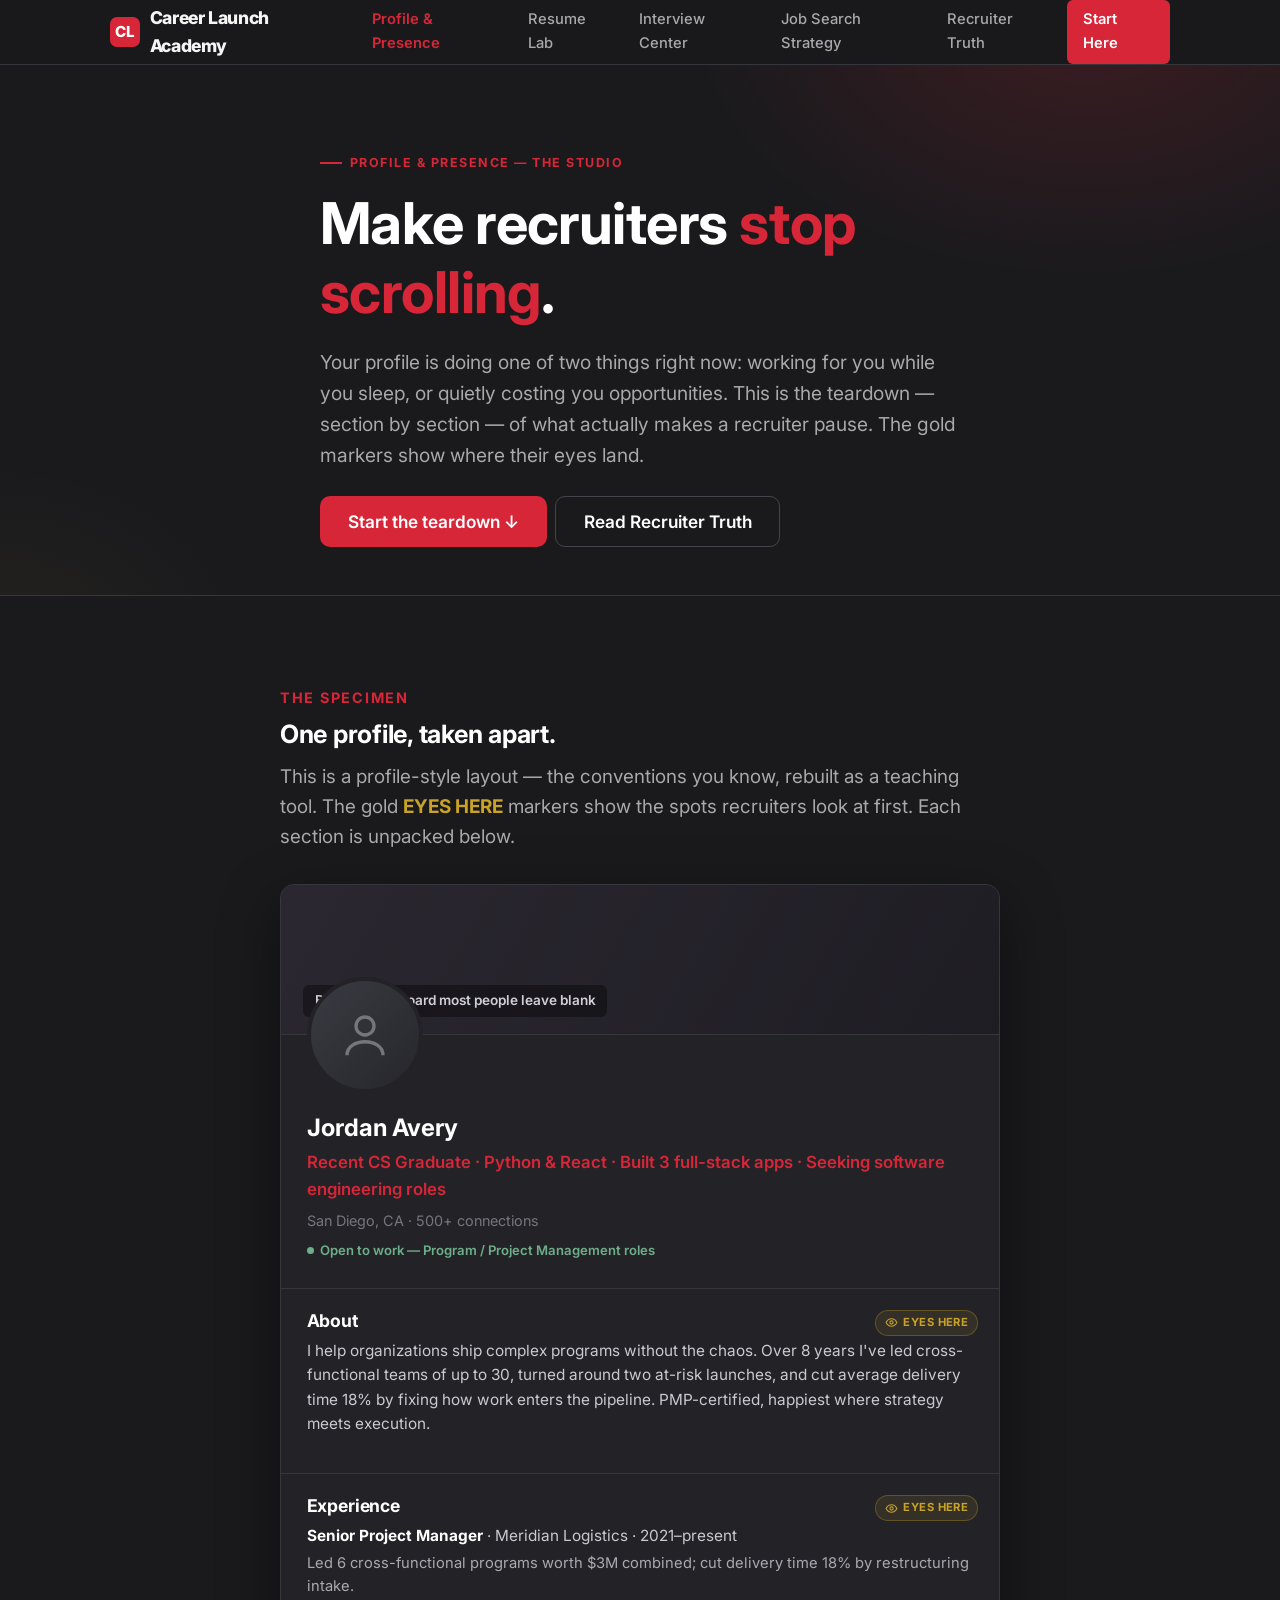
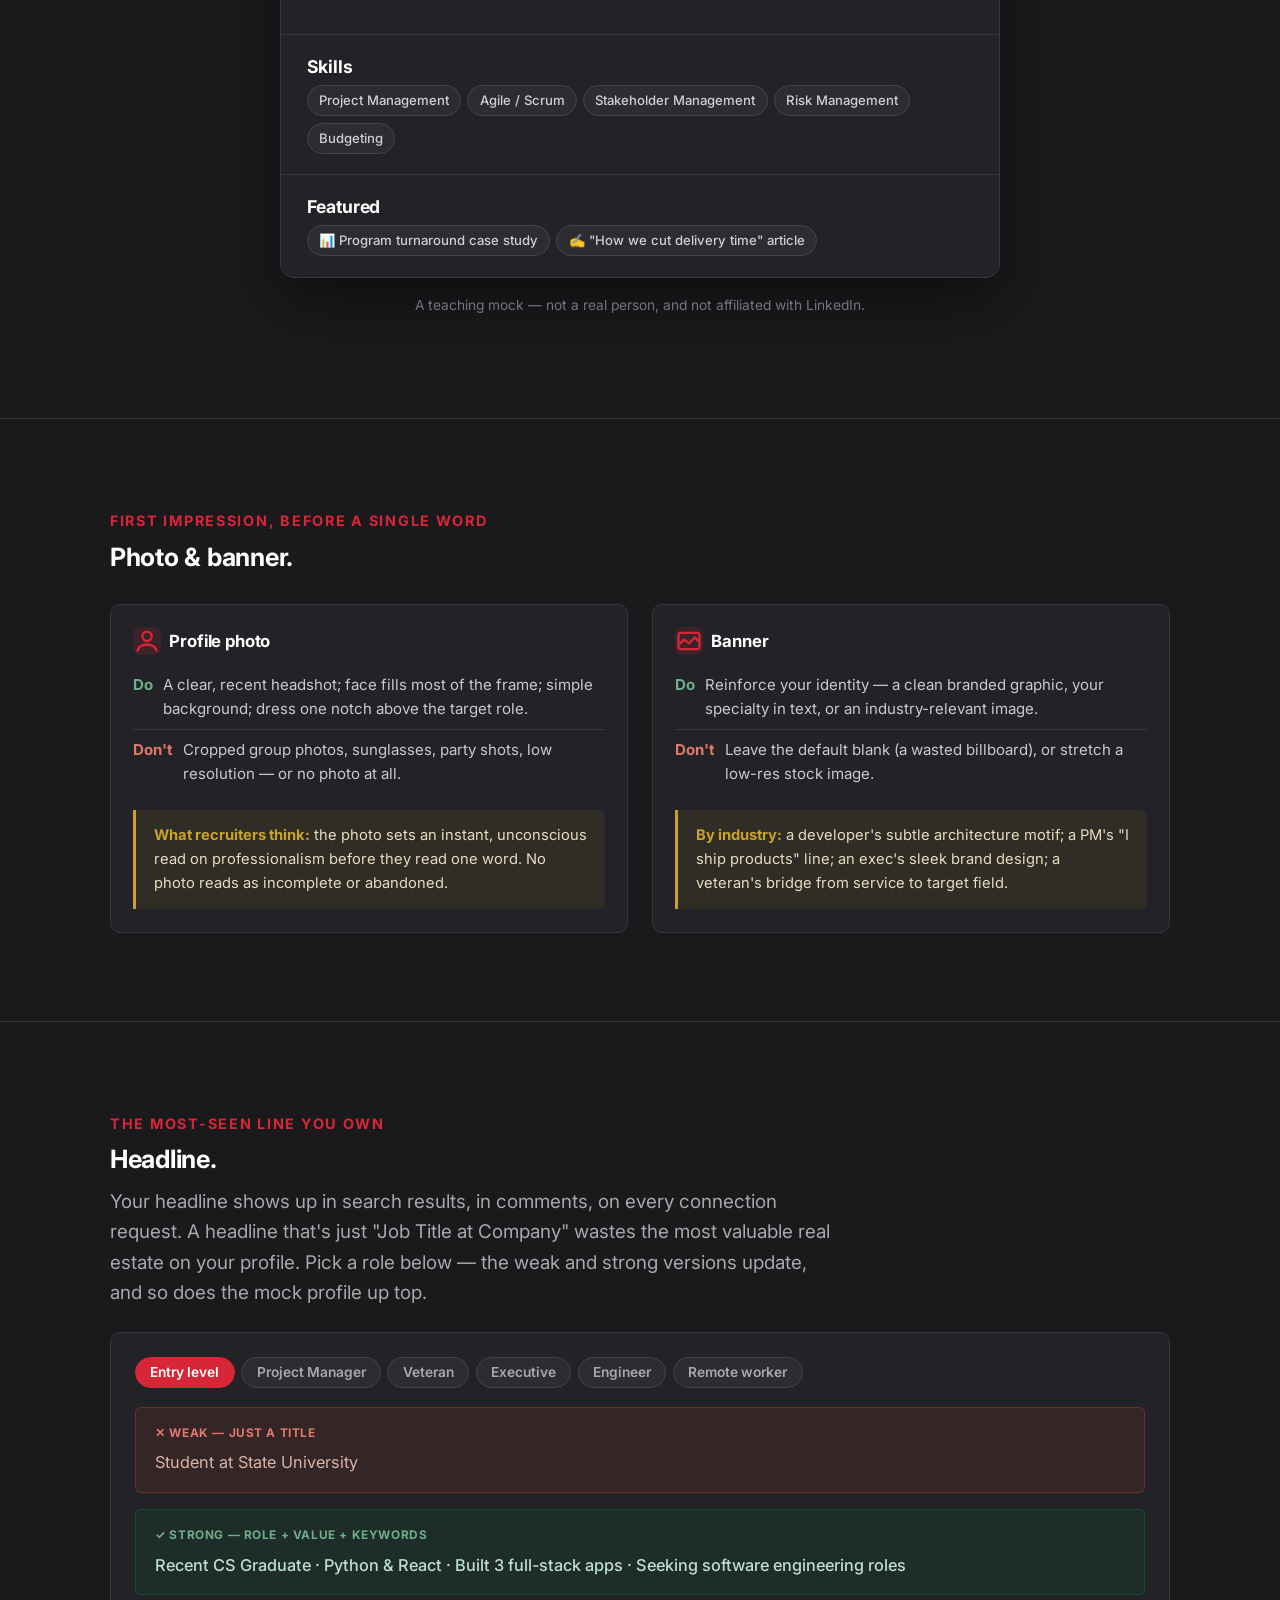
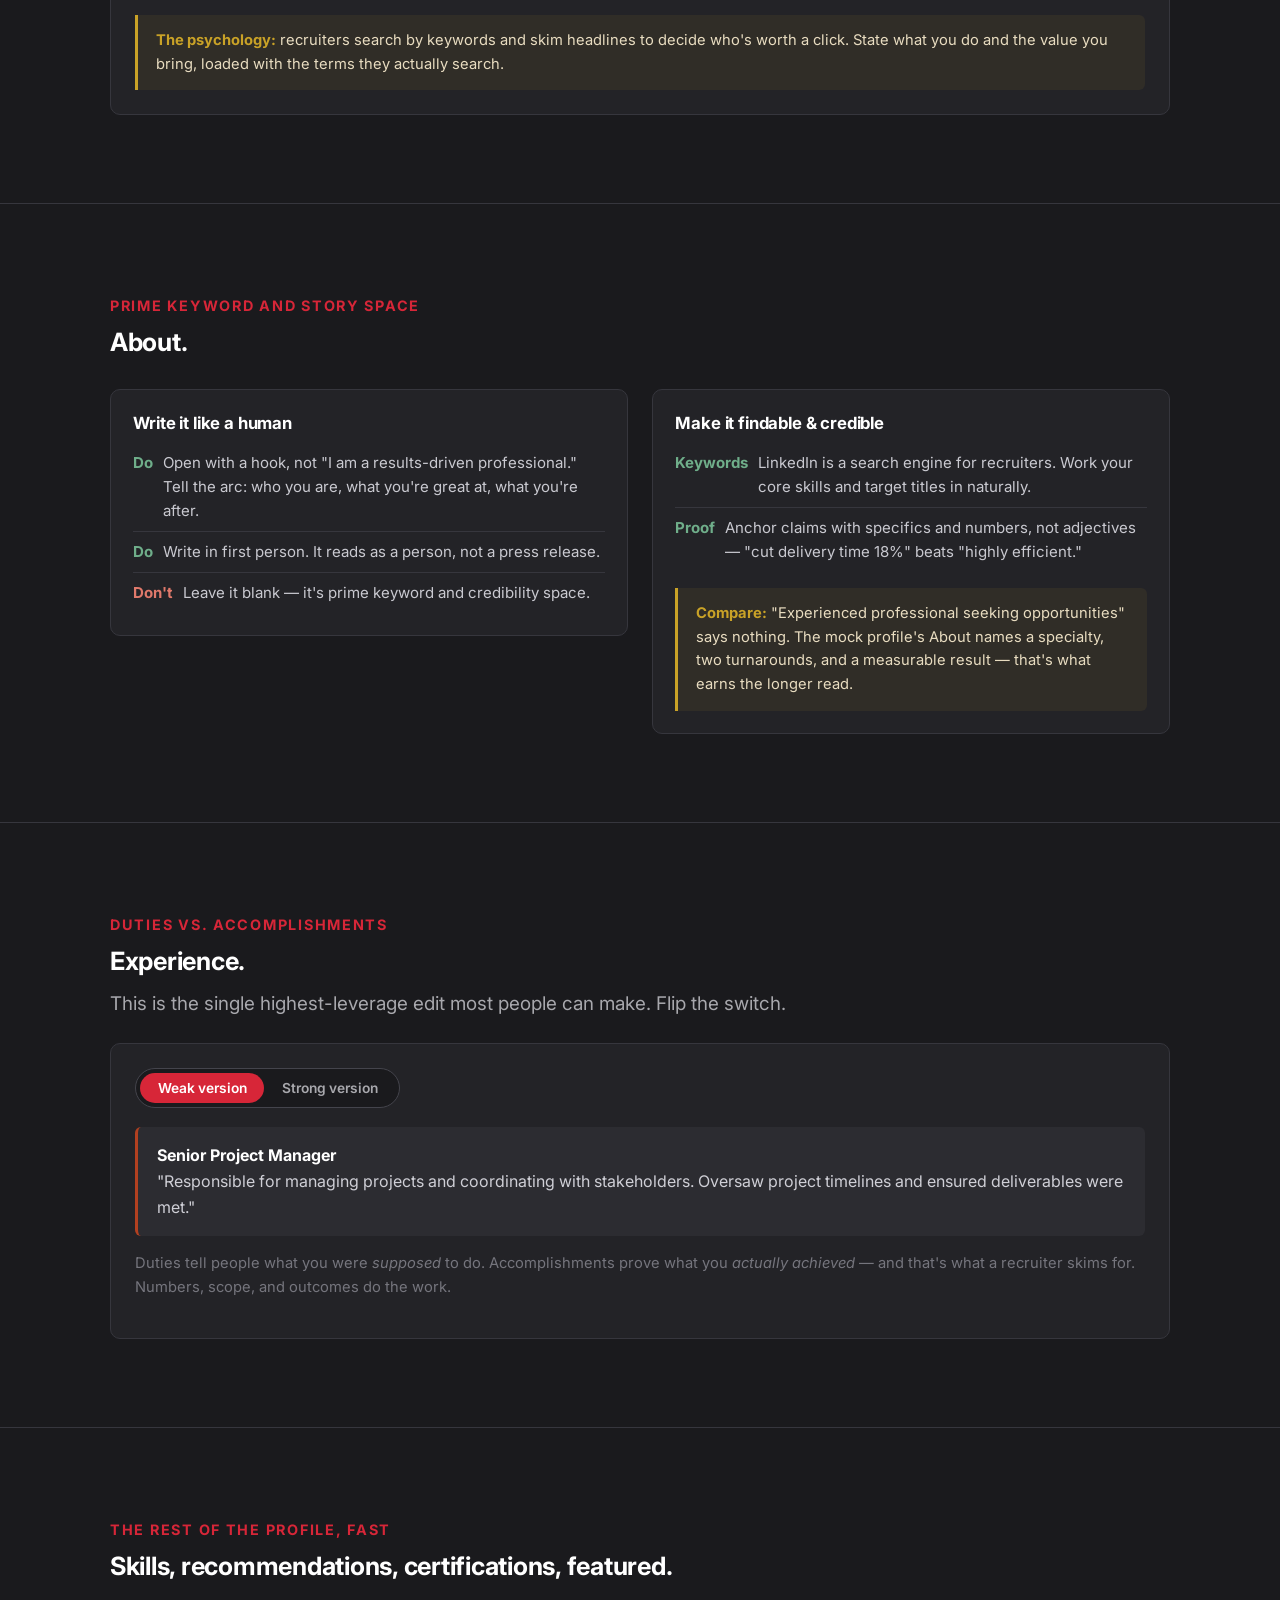
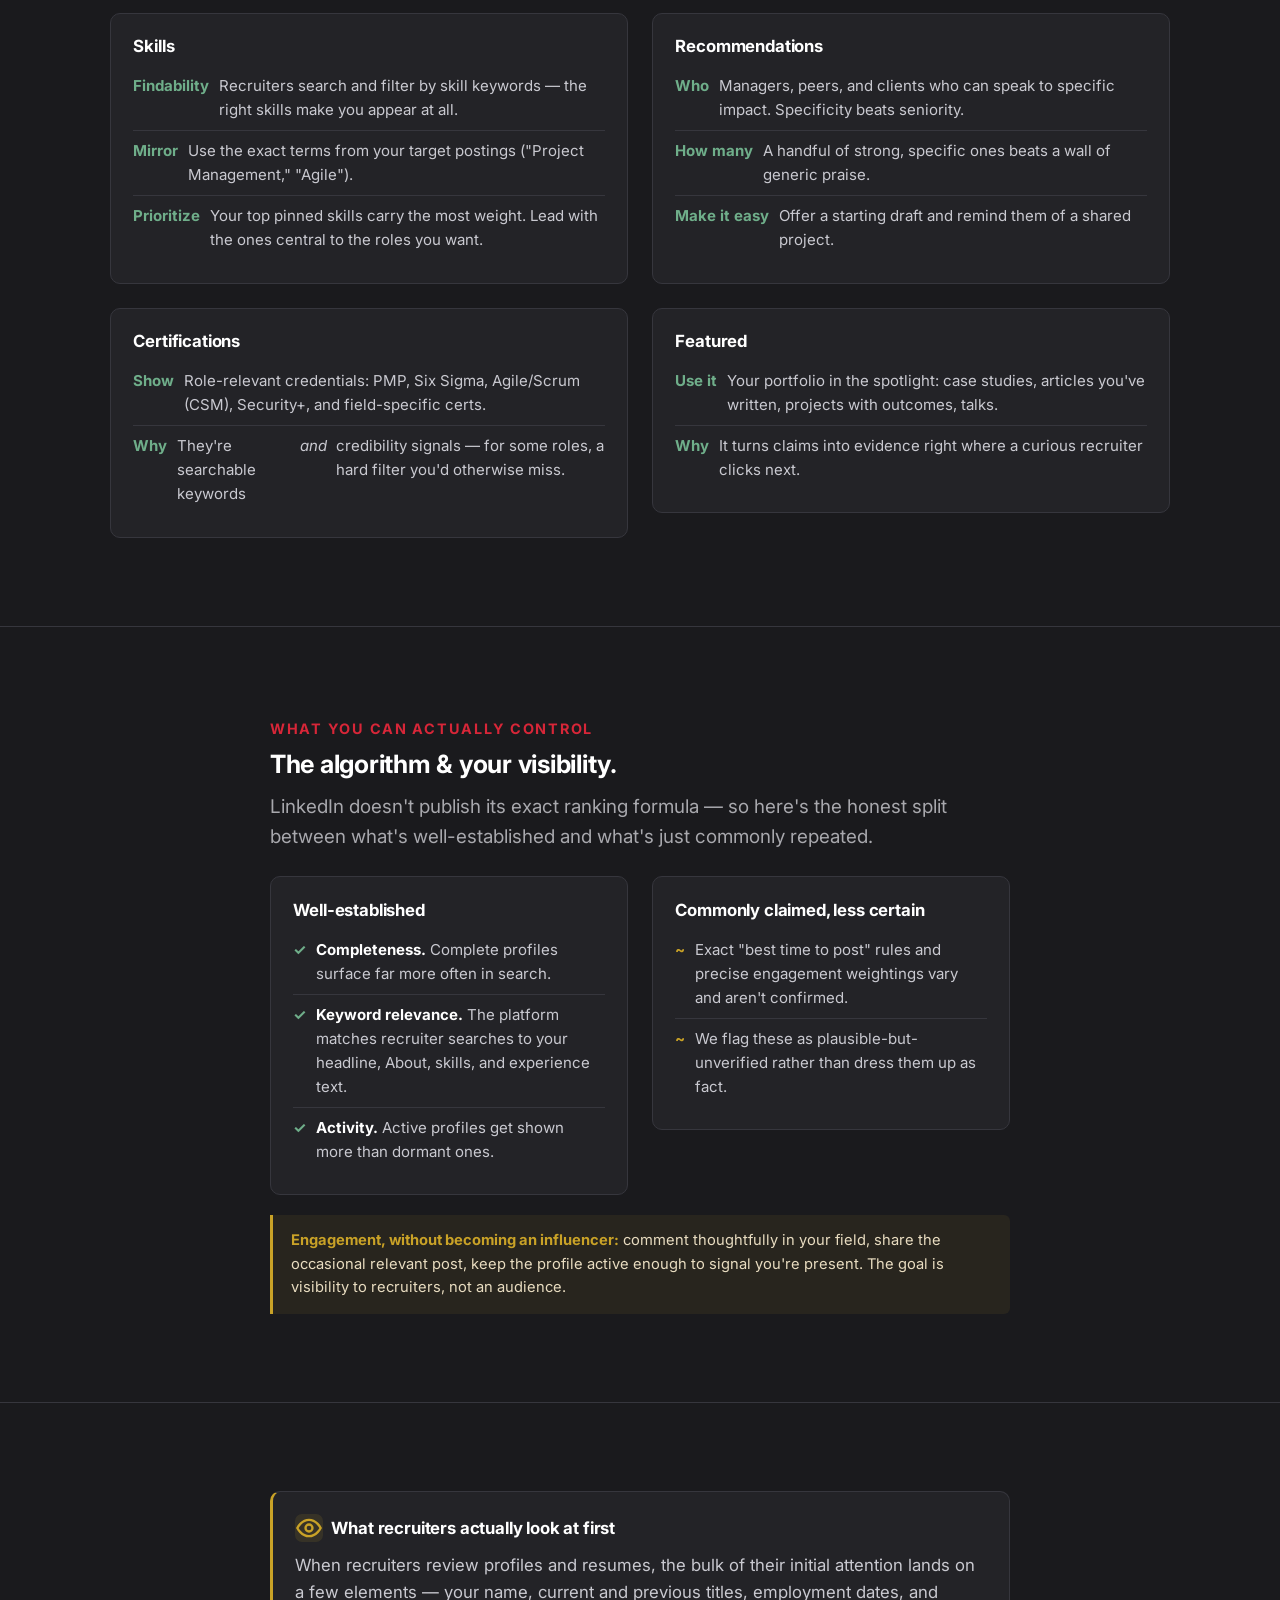
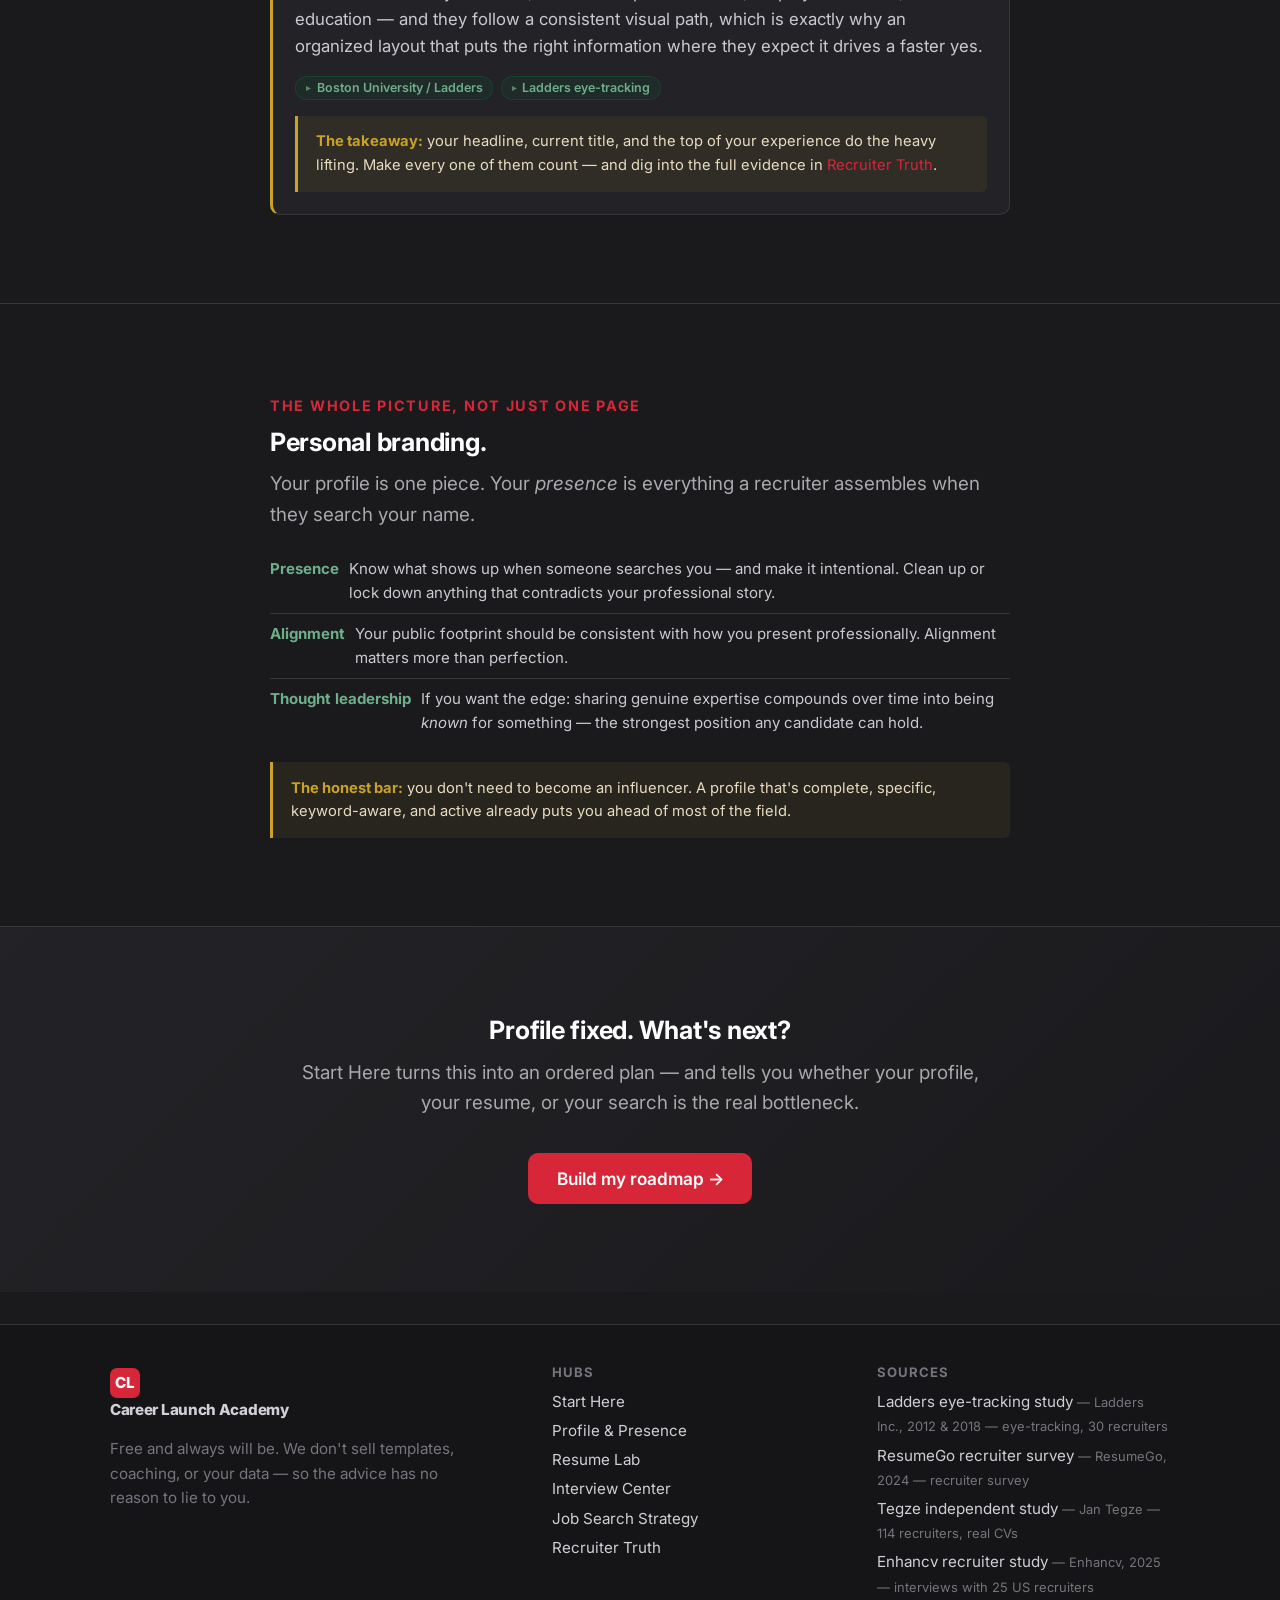
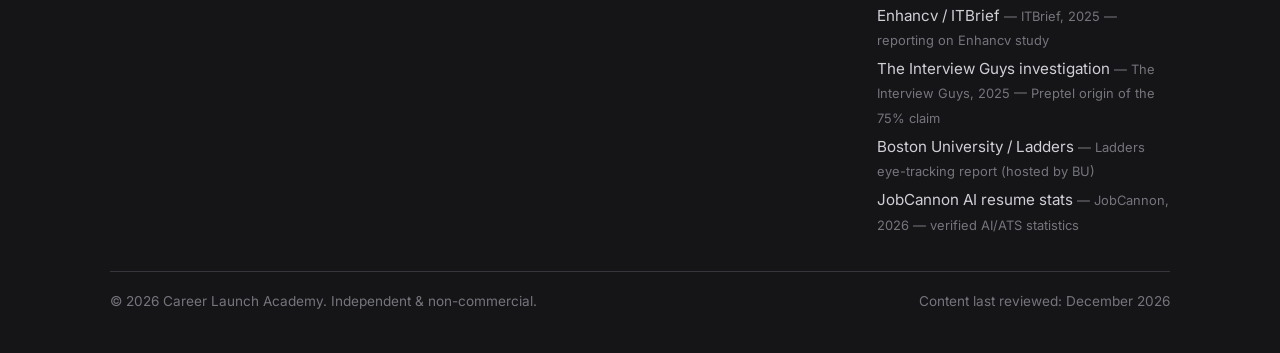
<file: profile.html>
<!DOCTYPE html>
<html lang="en">
<head>
<meta charset="UTF-8">
<meta name="viewport" content="width=device-width, initial-scale=1">
<title>Profile &amp; Presence — The Dark Studio | Career Launch Academy</title>
<meta name="description" content="An interactive, LinkedIn-inspired teardown of every profile section — photo, banner, headline, About, experience, skills, certifications, featured — with recruiter psychology and live examples, in a focused charcoal-and-scarlet workspace.">
<link rel="preconnect" href="https://fonts.googleapis.com">
<link rel="preconnect" href="https://fonts.gstatic.com" crossorigin>
<link href="https://fonts.googleapis.com/css2?family=Inter:wght@400;500;600;700;800&display=swap" rel="stylesheet">
<link rel="stylesheet" href="styles.css">
</head>
<body class="studio">
<a class="skip" href="#main">Skip to content</a>

<header class="nav">
  <div class="nav__inner">
    <a class="brand" href="index.html"><span class="brand__mark">CL</span>Career Launch Academy</a>
    <button class="nav__toggle" aria-label="Open menu" aria-expanded="false" aria-controls="navlinks">☰</button>
    <nav class="nav__links" id="navlinks" aria-label="Primary">
      <a href="profile.html" aria-current="page">Profile &amp; Presence</a>
      <a href="resume.html">Resume Lab</a>
      <a href="interview.html">Interview Center</a>
      <a href="strategy.html">Job Search Strategy</a>
      <a href="truth.html">Recruiter Truth</a>
      <a class="nav__cta" href="start.html">Start Here</a>
    </nav>
  </div>
</header>

<main id="main">

  <section class="studio-hero">
    <div class="wrap studio-hero__inner" data-reveal>
      <span class="studio-kicker">Profile &amp; Presence — the studio</span>
      <h1>Make recruiters <span class="scar">stop scrolling</span>.</h1>
      <p class="lede">Your profile is doing one of two things right now: working for you while you sleep, or quietly costing you opportunities. This is the teardown — section by section — of what actually makes a recruiter pause. The gold markers show where their eyes land.</p>
      <div class="pill-row" style="margin-top:1.6rem">
        <a class="btn btn--scarlet btn--lg" href="#teardown">Start the teardown ↓</a>
        <a class="btn btn--ghost btn--lg" href="truth.html" style="color:#fff;border-color:#44444C">Read Recruiter Truth</a>
      </div>
    </div>
  </section>

  <section class="section" id="teardown">
    <div class="wrap">
      <div data-reveal style="max-width:720px;margin:0 auto 2rem">
        <span class="eyebrow">The specimen</span>
        <h2>One profile, taken apart.</h2>
        <p class="lede">This is a profile-style layout — the conventions you know, rebuilt as a teaching tool. The gold <span style="color:var(--gold);font-weight:700">EYES HERE</span> markers show the spots recruiters look at first. Each section is unpacked below.</p>
      </div>

      <div class="profile-doc" data-reveal>
        <div class="pf-banner">
          <span class="pf-banner__tag">Banner: a billboard most people leave blank</span>
        </div>
        <div class="pf-photo" aria-hidden="true">
          <svg viewBox="0 0 24 24" fill="none" stroke="currentColor" stroke-width="1.5"><circle cx="12" cy="8" r="4"/><path d="M4 21c0-4 4-6 8-6s8 2 8 6"/></svg>
        </div>
        <div class="pf-body">
          <div class="pf-name">Jordan Avery</div>
          <div class="pf-headline" id="mock-headline">Project Manager · Delivering complex programs on time &amp; under budget · PMP</div>
          <div class="pf-meta">San Diego, CA · 500+ connections</div>
          <span class="pf-open">Open to work — Program / Project Management roles</span>
        </div>

        <div class="pf-section">
          <span class="eye"><svg viewBox="0 0 24 24" fill="none" stroke="currentColor" stroke-width="2"><path d="M2 12s3.5-7 10-7 10 7 10 7-3.5 7-10 7-10-7-10-7z"/><circle cx="12" cy="12" r="3"/></svg>Eyes here</span>
          <h3>About</h3>
          <p>I help organizations ship complex programs without the chaos. Over 8 years I've led cross-functional teams of up to 30, turned around two at-risk launches, and cut average delivery time 18% by fixing how work enters the pipeline. PMP-certified, happiest where strategy meets execution.</p>
        </div>

        <div class="pf-section">
          <span class="eye"><svg viewBox="0 0 24 24" fill="none" stroke="currentColor" stroke-width="2"><path d="M2 12s3.5-7 10-7 10 7 10 7-3.5 7-10 7-10-7-10-7z"/><circle cx="12" cy="12" r="3"/></svg>Eyes here</span>
          <h3>Experience</h3>
          <p style="margin-bottom:.2rem"><b style="color:#fff">Senior Project Manager</b> · Meridian Logistics · 2021–present</p>
          <p style="font-size:.92rem;color:#a9a9b0">Led 6 cross-functional programs worth $3M combined; cut delivery time 18% by restructuring intake.</p>
        </div>

        <div class="pf-section">
          <h3>Skills</h3>
          <div class="pf-tag-row">
            <span class="pf-tag">Project Management</span>
            <span class="pf-tag">Agile / Scrum</span>
            <span class="pf-tag">Stakeholder Management</span>
            <span class="pf-tag">Risk Management</span>
            <span class="pf-tag">Budgeting</span>
          </div>
        </div>

        <div class="pf-section">
          <h3>Featured</h3>
          <div class="pf-tag-row">
            <span class="pf-tag">📊 Program turnaround case study</span>
            <span class="pf-tag">✍️ "How we cut delivery time" article</span>
          </div>
        </div>
      </div>
      <p class="muted text-center" style="margin-top:1rem;font-size:.86rem">A teaching mock — not a real person, and not affiliated with LinkedIn.</p>
    </div>
  </section>

  <section class="section">
    <div class="wrap">
      <div data-reveal>
        <span class="eyebrow">First impression, before a single word</span>
        <h2>Photo &amp; banner.</h2>
      </div>
      <div class="teach-grid">
        <div class="teach-card" data-reveal>
          <h4><span class="ic"><svg viewBox="0 0 24 24" fill="none" stroke="currentColor" stroke-width="2"><circle cx="12" cy="8" r="4"/><path d="M4 21c0-4 4-6 8-6s8 2 8 6"/></svg></span>Profile photo</h4>
          <ul class="teach-list">
            <li><span class="mk mk--good">Do</span> A clear, recent headshot; face fills most of the frame; simple background; dress one notch above the target role.</li>
            <li><span class="mk mk--bad">Don't</span> Cropped group photos, sunglasses, party shots, low resolution — or no photo at all.</li>
          </ul>
          <div class="teach-think"><b>What recruiters think:</b> the photo sets an instant, unconscious read on professionalism before they read one word. No photo reads as incomplete or abandoned.</div>
        </div>
        <div class="teach-card" data-reveal>
          <h4><span class="ic"><svg viewBox="0 0 24 24" fill="none" stroke="currentColor" stroke-width="2"><rect x="3" y="5" width="18" height="14" rx="2"/><path d="M3 15l5-4 4 3 5-5 4 4"/></svg></span>Banner</h4>
          <ul class="teach-list">
            <li><span class="mk mk--good">Do</span> Reinforce your identity — a clean branded graphic, your specialty in text, or an industry-relevant image.</li>
            <li><span class="mk mk--bad">Don't</span> Leave the default blank (a wasted billboard), or stretch a low-res stock image.</li>
          </ul>
          <div class="teach-think"><b>By industry:</b> a developer's subtle architecture motif; a PM's "I ship products" line; an exec's sleek brand design; a veteran's bridge from service to target field.</div>
        </div>
      </div>
    </div>
  </section>

  <section class="section">
    <div class="wrap">
      <div data-reveal style="max-width:720px">
        <span class="eyebrow">The most-seen line you own</span>
        <h2>Headline.</h2>
        <p class="lede">Your headline shows up in search results, in comments, on every connection request. A headline that's just "Job Title at Company" wastes the most valuable real estate on your profile. Pick a role below — the weak and strong versions update, and so does the mock profile up top.</p>
      </div>

      <div class="swapper" id="headline-swapper" data-reveal>
        <div class="swapper__tabs" role="tablist" aria-label="Headline examples by role"></div>
        <div class="swap-body">
          <div class="swap-line swap-line--weak">
            <span class="swap-line__label">✕ Weak — just a title</span>
            <span class="swap-line__text" data-weak></span>
          </div>
          <div class="swap-line swap-line--strong">
            <span class="swap-line__label">✓ Strong — role + value + keywords</span>
            <span class="swap-line__text" data-strong></span>
          </div>
        </div>
        <div class="teach-think" style="margin-top:1.2rem"><b>The psychology:</b> recruiters search by keywords and skim headlines to decide who's worth a click. State what you do and the value you bring, loaded with the terms they actually search.</div>
      </div>
    </div>
  </section>

  <section class="section">
    <div class="wrap">
      <div data-reveal>
        <span class="eyebrow">Prime keyword and story space</span>
        <h2>About.</h2>
      </div>
      <div class="teach-grid">
        <div class="teach-card" data-reveal>
          <h4>Write it like a human</h4>
          <ul class="teach-list">
            <li><span class="mk mk--good">Do</span> Open with a hook, not "I am a results-driven professional." Tell the arc: who you are, what you're great at, what you're after.</li>
            <li><span class="mk mk--good">Do</span> Write in first person. It reads as a person, not a press release.</li>
            <li><span class="mk mk--bad">Don't</span> Leave it blank — it's prime keyword and credibility space.</li>
          </ul>
        </div>
        <div class="teach-card" data-reveal>
          <h4>Make it findable &amp; credible</h4>
          <ul class="teach-list">
            <li><span class="mk mk--good">Keywords</span> LinkedIn is a search engine for recruiters. Work your core skills and target titles in naturally.</li>
            <li><span class="mk mk--good">Proof</span> Anchor claims with specifics and numbers, not adjectives — "cut delivery time 18%" beats "highly efficient."</li>
          </ul>
          <div class="teach-think"><b>Compare:</b> "Experienced professional seeking opportunities" says nothing. The mock profile's About names a specialty, two turnarounds, and a measurable result — that's what earns the longer read.</div>
        </div>
      </div>
    </div>
  </section>

  <section class="section">
    <div class="wrap">
      <div data-reveal style="max-width:720px">
        <span class="eyebrow">Duties vs. accomplishments</span>
        <h2>Experience.</h2>
        <p class="lede">This is the single highest-leverage edit most people can make. Flip the switch.</p>
      </div>
      <div class="toggle-demo" id="xp-toggle" data-reveal>
        <div class="toggle-switch" role="tablist" aria-label="Experience phrasing">
          <button data-which="weak" aria-selected="true">Weak version</button>
          <button data-which="strong" aria-selected="false">Strong version</button>
        </div>
        <div class="toggle-content">
          <div class="xp xp--weak" data-xp-weak>
            <b>Senior Project Manager</b><br>
            "Responsible for managing projects and coordinating with stakeholders. Oversaw project timelines and ensured deliverables were met."
          </div>
          <div class="xp xp--strong" data-xp-strong hidden>
            <b>Senior Project Manager</b><br>
            "Led 6 cross-functional projects worth $3M; cut average delivery time 18% by restructuring the intake process; turned around two at-risk launches that shipped on schedule."
          </div>
        </div>
        <p class="toggle-note">Duties tell people what you were <em>supposed</em> to do. Accomplishments prove what you <em>actually achieved</em> — and that's what a recruiter skims for. Numbers, scope, and outcomes do the work.</p>
      </div>
    </div>
  </section>

  <section class="section">
    <div class="wrap">
      <div data-reveal>
        <span class="eyebrow">The rest of the profile, fast</span>
        <h2>Skills, recommendations, certifications, featured.</h2>
      </div>
      <div class="teach-grid">
        <div class="teach-card" data-reveal>
          <h4>Skills</h4>
          <ul class="teach-list">
            <li><span class="mk mk--good">Findability</span> Recruiters search and filter by skill keywords — the right skills make you appear at all.</li>
            <li><span class="mk mk--good">Mirror</span> Use the exact terms from your target postings ("Project Management," "Agile").</li>
            <li><span class="mk mk--good">Prioritize</span> Your top pinned skills carry the most weight. Lead with the ones central to the roles you want.</li>
          </ul>
        </div>
        <div class="teach-card" data-reveal>
          <h4>Recommendations</h4>
          <ul class="teach-list">
            <li><span class="mk mk--good">Who</span> Managers, peers, and clients who can speak to specific impact. Specificity beats seniority.</li>
            <li><span class="mk mk--good">How many</span> A handful of strong, specific ones beats a wall of generic praise.</li>
            <li><span class="mk mk--good">Make it easy</span> Offer a starting draft and remind them of a shared project.</li>
          </ul>
        </div>
        <div class="teach-card" data-reveal>
          <h4>Certifications</h4>
          <ul class="teach-list">
            <li><span class="mk mk--good">Show</span> Role-relevant credentials: PMP, Six Sigma, Agile/Scrum (CSM), Security+, and field-specific certs.</li>
            <li><span class="mk mk--good">Why</span> They're searchable keywords <em>and</em> credibility signals — for some roles, a hard filter you'd otherwise miss.</li>
          </ul>
        </div>
        <div class="teach-card" data-reveal>
          <h4>Featured</h4>
          <ul class="teach-list">
            <li><span class="mk mk--good">Use it</span> Your portfolio in the spotlight: case studies, articles you've written, projects with outcomes, talks.</li>
            <li><span class="mk mk--good">Why</span> It turns claims into evidence right where a curious recruiter clicks next.</li>
          </ul>
        </div>
      </div>
    </div>
  </section>

  <section class="section">
    <div class="wrap" style="max-width:820px">
      <div data-reveal>
        <span class="eyebrow">What you can actually control</span>
        <h2>The algorithm &amp; your visibility.</h2>
        <p class="lede">LinkedIn doesn't publish its exact ranking formula — so here's the honest split between what's well-established and what's just commonly repeated.</p>
        <div class="teach-grid" style="margin-top:1.5rem">
          <div class="teach-card">
            <h4>Well-established</h4>
            <ul class="teach-list">
              <li><span class="mk mk--good">✓</span> <span><b style="color:#fff">Completeness.</b> Complete profiles surface far more often in search.</span></li>
              <li><span class="mk mk--good">✓</span> <span><b style="color:#fff">Keyword relevance.</b> The platform matches recruiter searches to your headline, About, skills, and experience text.</span></li>
              <li><span class="mk mk--good">✓</span> <span><b style="color:#fff">Activity.</b> Active profiles get shown more than dormant ones.</span></li>
            </ul>
          </div>
          <div class="teach-card">
            <h4>Commonly claimed, less certain</h4>
            <ul class="teach-list">
              <li><span class="mk" style="color:var(--gold)">~</span> Exact "best time to post" rules and precise engagement weightings vary and aren't confirmed.</li>
              <li><span class="mk" style="color:var(--gold)">~</span> We flag these as plausible-but-unverified rather than dress them up as fact.</li>
            </ul>
          </div>
        </div>
        <div class="teach-think" style="margin-top:1.2rem"><b>Engagement, without becoming an influencer:</b> comment thoughtfully in your field, share the occasional relevant post, keep the profile active enough to signal you're present. The goal is visibility to recruiters, not an audience.</div>
      </div>
    </div>
  </section>

  <section class="section">
    <div class="wrap" style="max-width:820px">
      <div class="teach-card" data-reveal style="border-left:3px solid var(--gold)">
        <h4><span class="ic" style="background:rgba(201,162,39,.12);color:var(--gold)"><svg viewBox="0 0 24 24" fill="none" stroke="currentColor" stroke-width="2"><path d="M2 12s3.5-7 10-7 10 7 10 7-3.5 7-10 7-10-7-10-7z"/><circle cx="12" cy="12" r="3"/></svg></span>What recruiters actually look at first</h4>
        <p style="color:#c9c9d0">When recruiters review profiles and resumes, the bulk of their initial attention lands on a few elements — your name, current and previous titles, employment dates, and education — and they follow a consistent visual path, which is exactly why an organized layout that puts the right information where they expect it drives a faster yes.</p>
        <div class="pill-row">
          <a class="chip chip--data" href="https://www.bu.edu/com/files/2018/10/TheLadders-EyeTracking-StudyC2.pdf" target="_blank" rel="noopener">Boston University / Ladders</a>
          <a class="chip chip--data" href="https://www.hrdive.com/news/eye-tracking-study-shows-recruiters-look-at-resumes-for-7-seconds/541582/" target="_blank" rel="noopener">Ladders eye-tracking</a>
        </div>
        <div class="teach-think" style="margin-top:1rem"><b>The takeaway:</b> your headline, current title, and the top of your experience do the heavy lifting. Make every one of them count — and dig into the full evidence in <a href="truth.html#scan" style="color:var(--scarlet)">Recruiter Truth</a>.</div>
      </div>
    </div>
  </section>

  <section class="section">
    <div class="wrap" style="max-width:820px">
      <div data-reveal>
        <span class="eyebrow">The whole picture, not just one page</span>
        <h2>Personal branding.</h2>
        <p class="lede">Your profile is one piece. Your <em>presence</em> is everything a recruiter assembles when they search your name.</p>
        <ul class="teach-list" style="margin-top:1rem">
          <li><span class="mk mk--good">Presence</span> <span>Know what shows up when someone searches you — and make it intentional. Clean up or lock down anything that contradicts your professional story.</span></li>
          <li><span class="mk mk--good">Alignment</span> <span>Your public footprint should be consistent with how you present professionally. Alignment matters more than perfection.</span></li>
          <li><span class="mk mk--good">Thought leadership</span> <span>If you want the edge: sharing genuine expertise compounds over time into being <em>known</em> for something — the strongest position any candidate can hold.</span></li>
        </ul>
        <div class="teach-think" style="margin-top:1.2rem"><b>The honest bar:</b> you don't need to become an influencer. A profile that's complete, specific, keyword-aware, and active already puts you ahead of most of the field.</div>
      </div>
    </div>
  </section>

  <section class="section studio-cta">
    <div class="wrap" data-reveal>
      <h2>Profile fixed. What's next?</h2>
      <p class="lede mx-auto">Start Here turns this into an ordered plan — and tells you whether your profile, your resume, or your search is the real bottleneck.</p>
      <a class="btn btn--scarlet btn--lg" href="start.html" style="margin-top:1rem">Build my roadmap →</a>
    </div>
  </section>

</main>

<footer class="footer">
  <div class="wrap">
    <div class="footer__grid">
      <div>
        <a class="brand" href="index.html" style="margin-bottom:.8rem"><span class="brand__mark">CL</span>Career Launch Academy</a>
        <p class="footer__mission">Free and always will be. We don't sell templates, coaching, or your data — so the advice has no reason to lie to you.</p>
      </div>
      <div>
        <h4>Hubs</h4>
        <a href="start.html">Start Here</a>
        <a href="profile.html">Profile &amp; Presence</a>
        <a href="resume.html">Resume Lab</a>
        <a href="interview.html">Interview Center</a>
        <a href="strategy.html">Job Search Strategy</a>
        <a href="truth.html">Recruiter Truth</a>
      </div>
      <div>
        <h4>Sources</h4>
        <div data-sources></div>
      </div>
    </div>
    <div class="footer__legal">
      <span>© <span data-year></span> Career Launch Academy. Independent &amp; non-commercial.</span>
      <span>Content last reviewed: <span data-reviewed></span></span>
    </div>
  </div>
</footer>

<script src="app.js"></script>
<script src="profile.js"></script>
</body>
</html>
</file>
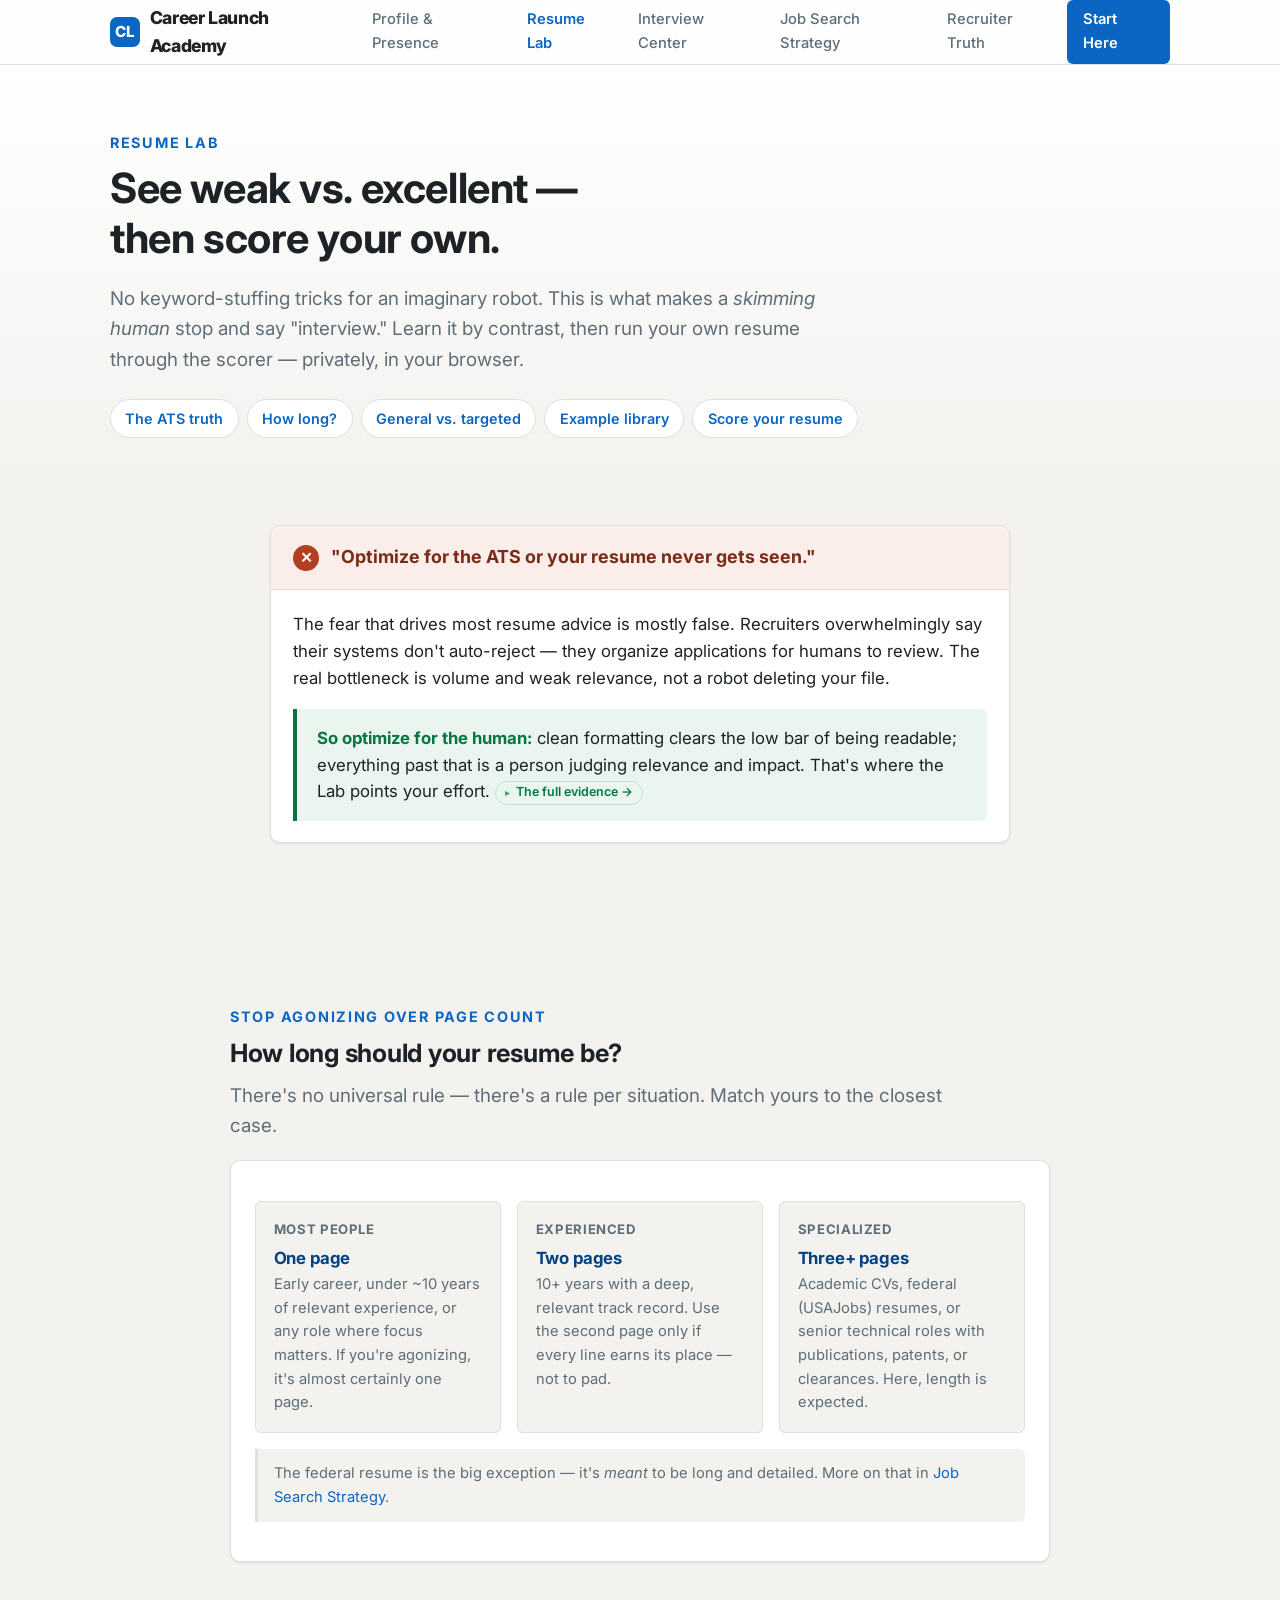
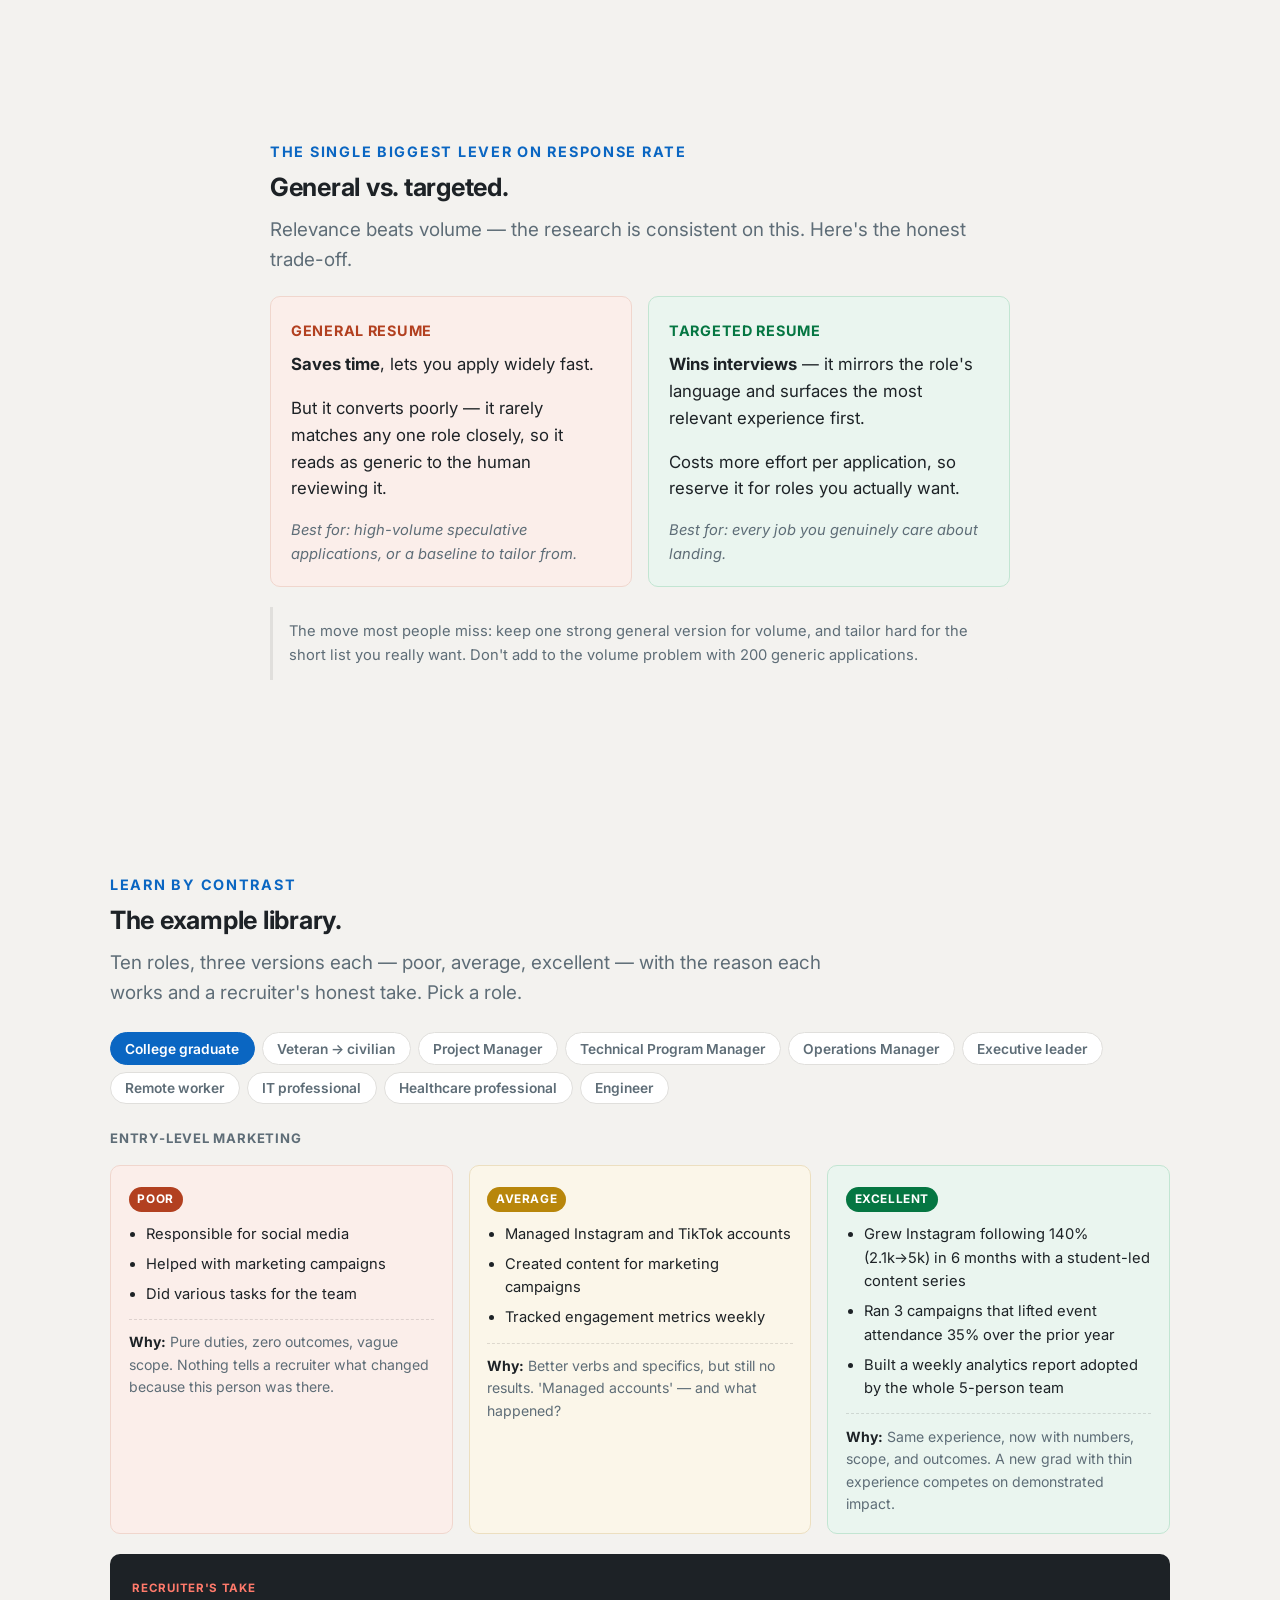
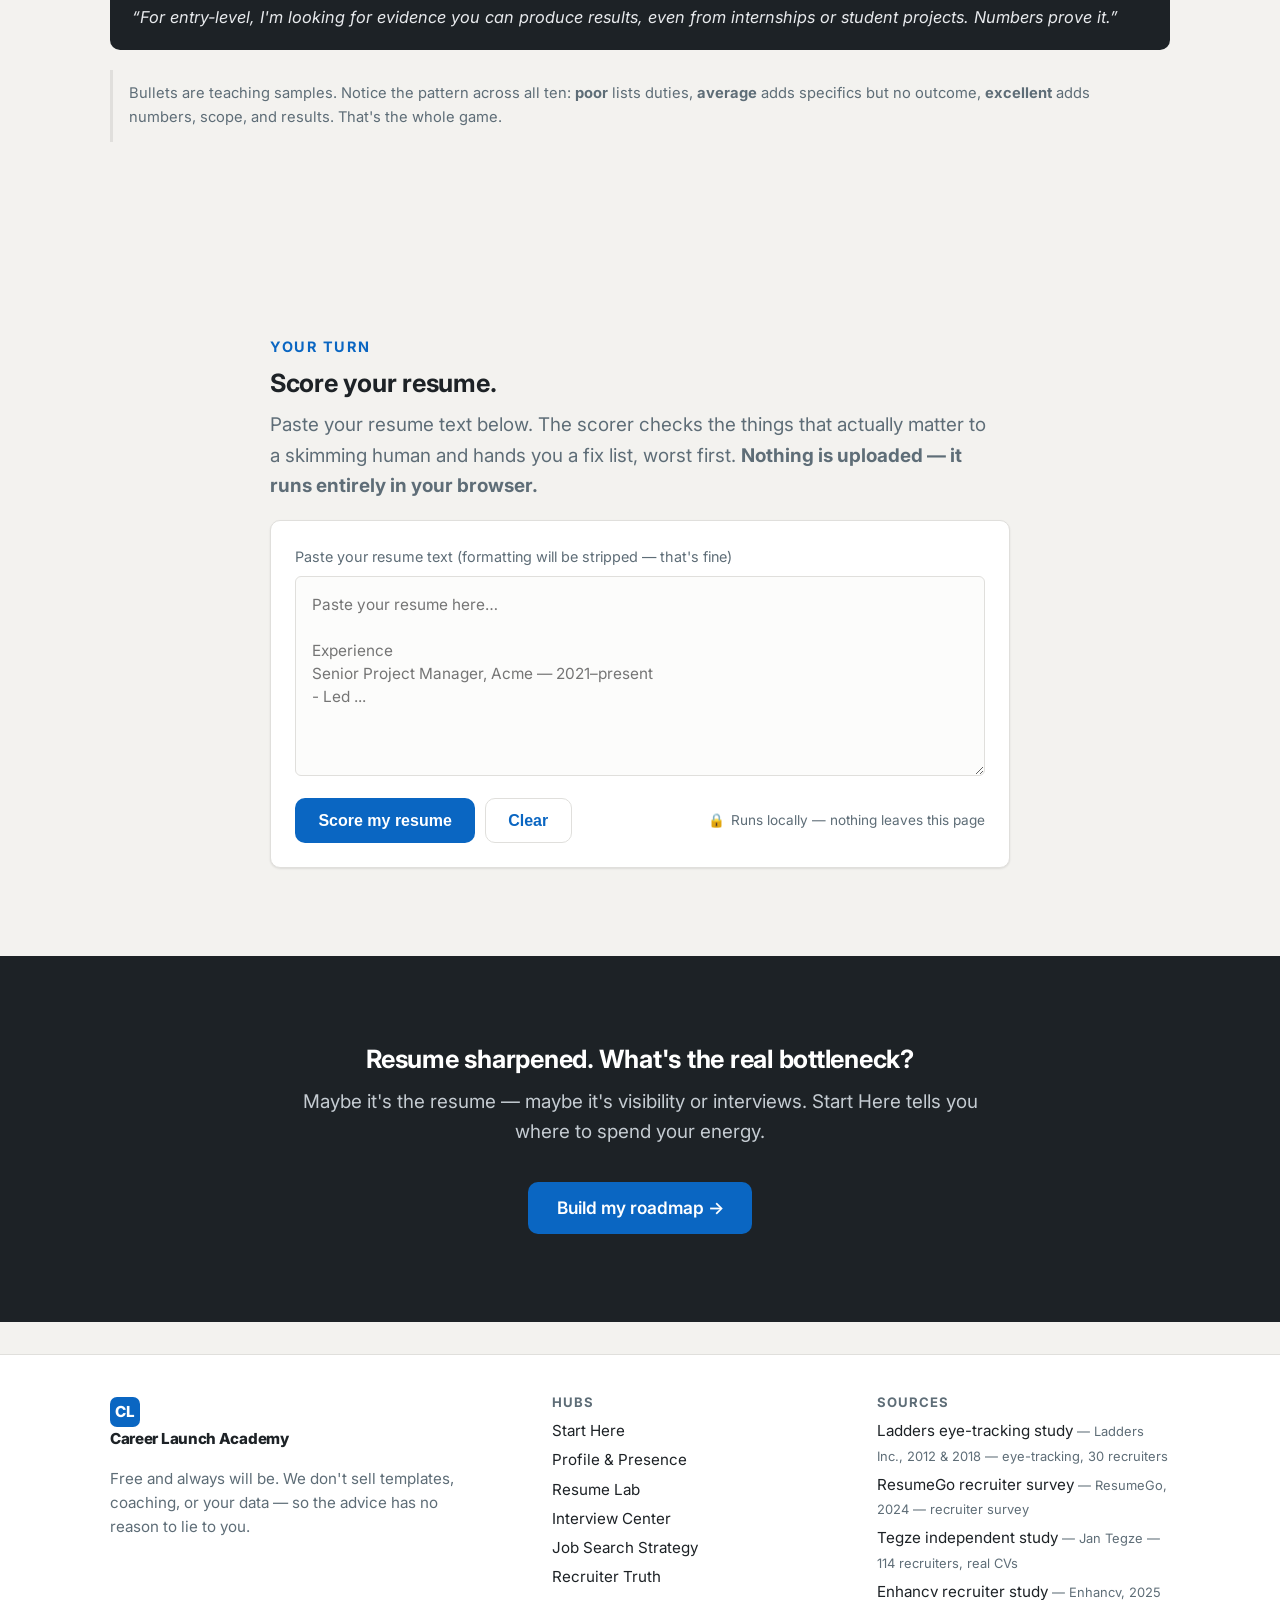
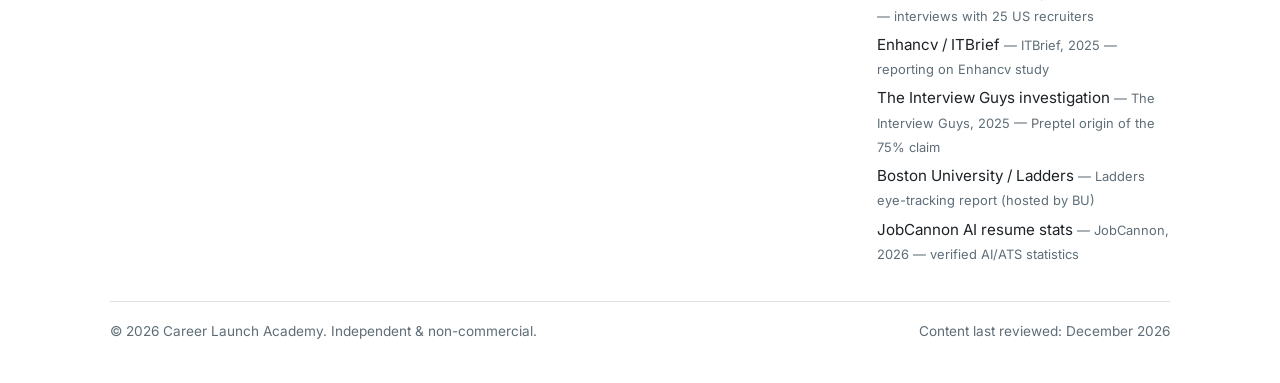
<file: resume.html>
<!DOCTYPE html>
<html lang="en">
<head>
<meta charset="UTF-8">
<meta name="viewport" content="width=device-width, initial-scale=1">
<title>Resume Lab — See Weak vs. Excellent, Then Score Your Own | Career Launch Academy</title>
<meta name="description" content="The ATS truth, a length-decision guide, general vs. targeted resumes, a 10-persona example library (poor / average / excellent with recruiter commentary), and a private client-side resume scorer.">
<link rel="preconnect" href="https://fonts.googleapis.com">
<link rel="preconnect" href="https://fonts.gstatic.com" crossorigin>
<link href="https://fonts.googleapis.com/css2?family=Inter:wght@400;500;600;700;800&display=swap" rel="stylesheet">
<link rel="stylesheet" href="styles.css">
</head>
<body>
<a class="skip" href="#main">Skip to content</a>

<header class="nav">
  <div class="nav__inner">
    <a class="brand" href="index.html"><span class="brand__mark">CL</span>Career Launch Academy</a>
    <button class="nav__toggle" aria-label="Open menu" aria-expanded="false" aria-controls="navlinks">☰</button>
    <nav class="nav__links" id="navlinks" aria-label="Primary">
      <a href="profile.html">Profile &amp; Presence</a>
      <a href="resume.html" aria-current="page">Resume Lab</a>
      <a href="interview.html">Interview Center</a>
      <a href="strategy.html">Job Search Strategy</a>
      <a href="truth.html">Recruiter Truth</a>
      <a class="nav__cta" href="start.html">Start Here</a>
    </nav>
  </div>
</header>

<main id="main">

  <section class="lab-hero">
    <div class="wrap" data-reveal>
      <span class="eyebrow">Resume Lab</span>
      <h1>See weak vs. excellent — then score your own.</h1>
      <p class="lede">No keyword-stuffing tricks for an imaginary robot. This is what makes a <em>skimming human</em> stop and say "interview." Learn it by contrast, then run your own resume through the scorer — privately, in your browser.</p>
      <nav class="lab-tabs" aria-label="On this page" style="margin-top:1.5rem">
        <a href="#ats">The ATS truth</a>
        <a href="#length">How long?</a>
        <a href="#targeting">General vs. targeted</a>
        <a href="#library">Example library</a>
        <a href="#scorer">Score your resume</a>
      </nav>
    </div>
  </section>

  <!-- ATS TRUTH -->
  <section class="section section--tight" id="ats">
    <div class="wrap" style="max-width:820px">
      <div class="myth" data-reveal>
        <div class="myth__claim">
          <span class="myth__x">✕</span>
          <strong>"Optimize for the ATS or your resume never gets seen."</strong>
        </div>
        <div class="myth__body">
          <p>The fear that drives most resume advice is mostly false. Recruiters overwhelmingly say their systems don't auto-reject — they organize applications for humans to review. The real bottleneck is volume and weak relevance, not a robot deleting your file.</p>
          <div class="myth__truth">
            <strong>So optimize for the human:</strong> clean formatting clears the low bar of being readable; everything past that is a person judging relevance and impact. That's where the Lab points your effort. <a class="chip chip--data" href="truth.html#ats">The full evidence →</a>
          </div>
        </div>
      </div>
    </div>
  </section>

  <!-- LENGTH -->
  <section class="section" id="length" style="background:var(--canvas)">
    <div class="wrap" style="max-width:900px">
      <div data-reveal>
        <span class="eyebrow">Stop agonizing over page count</span>
        <h2>How long should your resume be?</h2>
        <p class="lede">There's no universal rule — there's a rule per situation. Match yours to the closest case.</p>
      </div>
      <div class="length-tool" data-reveal>
        <div class="length-grid">
          <div class="length-card">
            <div class="who">Most people</div>
            <h4>One page</h4>
            <p>Early career, under ~10 years of relevant experience, or any role where focus matters. If you're agonizing, it's almost certainly one page.</p>
          </div>
          <div class="length-card">
            <div class="who">Experienced</div>
            <h4>Two pages</h4>
            <p>10+ years with a deep, relevant track record. Use the second page only if every line earns its place — not to pad.</p>
          </div>
          <div class="length-card">
            <div class="who">Specialized</div>
            <h4>Three+ pages</h4>
            <p>Academic CVs, federal (USAJobs) resumes, or senior technical roles with publications, patents, or clearances. Here, length is expected.</p>
          </div>
        </div>
        <p class="note" style="margin-top:1rem">The federal resume is the big exception — it's <em>meant</em> to be long and detailed. More on that in <a href="strategy.html">Job Search Strategy</a>.</p>
      </div>
    </div>
  </section>

  <!-- TARGETING -->
  <section class="section" id="targeting">
    <div class="wrap" style="max-width:820px">
      <div data-reveal>
        <span class="eyebrow">The single biggest lever on response rate</span>
        <h2>General vs. targeted.</h2>
        <p class="lede">Relevance beats volume — the research is consistent on this. Here's the honest trade-off.</p>
        <div class="contrast">
          <div class="contrast__col contrast__col--weak">
            <span class="contrast__label">General resume</span>
            <p><b>Saves time</b>, lets you apply widely fast.</p>
            <p>But it converts poorly — it rarely matches any one role closely, so it reads as generic to the human reviewing it.</p>
            <em>Best for: high-volume speculative applications, or a baseline to tailor from.</em>
          </div>
          <div class="contrast__col contrast__col--strong">
            <span class="contrast__label">Targeted resume</span>
            <p><b>Wins interviews</b> — it mirrors the role's language and surfaces the most relevant experience first.</p>
            <p>Costs more effort per application, so reserve it for roles you actually want.</p>
            <em>Best for: every job you genuinely care about landing.</em>
          </div>
        </div>
        <p class="note">The move most people miss: keep one strong general version for volume, and tailor hard for the short list you really want. Don't add to the volume problem with 200 generic applications.</p>
      </div>
    </div>
  </section>

  <!-- EXAMPLE LIBRARY -->
  <section class="section" id="library" style="background:var(--canvas)">
    <div class="wrap">
      <div data-reveal>
        <span class="eyebrow">Learn by contrast</span>
        <h2>The example library.</h2>
        <p class="lede">Ten roles, three versions each — poor, average, excellent — with the reason each works and a recruiter's honest take. Pick a role.</p>
      </div>
      <div data-reveal style="margin-top:1.5rem">
        <div class="persona-tabs" id="persona-tabs" role="tablist" aria-label="Resume examples by role"></div>
        <div id="persona-panel"></div>
      </div>
      <p class="note" style="margin-top:1.25rem">Bullets are teaching samples. Notice the pattern across all ten: <b>poor</b> lists duties, <b>average</b> adds specifics but no outcome, <b>excellent</b> adds numbers, scope, and results. That's the whole game.</p>
    </div>
  </section>

  <!-- SCORER -->
  <section class="section" id="scorer">
    <div class="wrap" style="max-width:820px">
      <div data-reveal>
        <span class="eyebrow">Your turn</span>
        <h2>Score your resume.</h2>
        <p class="lede">Paste your resume text below. The scorer checks the things that actually matter to a skimming human and hands you a fix list, worst first. <strong>Nothing is uploaded — it runs entirely in your browser.</strong></p>
      </div>
      <div class="scorer" data-reveal>
        <label for="resume-input" class="muted" style="display:block;margin-bottom:.5rem;font-size:.9rem">Paste your resume text (formatting will be stripped — that's fine)</label>
        <textarea id="resume-input" placeholder="Paste your resume here…&#10;&#10;Experience&#10;Senior Project Manager, Acme — 2021–present&#10;- Led ..."></textarea>
        <div class="scorer__row">
          <button class="btn btn--primary" id="score-btn">Score my resume</button>
          <button class="btn btn--ghost" id="score-clear">Clear</button>
          <span class="scorer__privacy">Runs locally — nothing leaves this page</span>
        </div>
        <div id="score-output" hidden style="margin-top:1.25rem"></div>
      </div>
    </div>
  </section>

  <!-- CTA -->
  <section class="section" style="background:var(--ink); color:#fff">
    <div class="wrap text-center" data-reveal>
      <h2 style="color:#fff">Resume sharpened. What's the real bottleneck?</h2>
      <p class="lede mx-auto" style="color:#c5ccd2">Maybe it's the resume — maybe it's visibility or interviews. Start Here tells you where to spend your energy.</p>
      <a class="btn btn--primary btn--lg" href="start.html" style="margin-top:1rem">Build my roadmap →</a>
    </div>
  </section>

</main>

<footer class="footer">
  <div class="wrap">
    <div class="footer__grid">
      <div>
        <a class="brand" href="index.html" style="margin-bottom:.8rem"><span class="brand__mark">CL</span>Career Launch Academy</a>
        <p class="footer__mission">Free and always will be. We don't sell templates, coaching, or your data — so the advice has no reason to lie to you.</p>
      </div>
      <div>
        <h4>Hubs</h4>
        <a href="start.html">Start Here</a>
        <a href="profile.html">Profile &amp; Presence</a>
        <a href="resume.html">Resume Lab</a>
        <a href="interview.html">Interview Center</a>
        <a href="strategy.html">Job Search Strategy</a>
        <a href="truth.html">Recruiter Truth</a>
      </div>
      <div>
        <h4>Sources</h4>
        <div data-sources></div>
      </div>
    </div>
    <div class="footer__legal">
      <span>© <span data-year></span> Career Launch Academy. Independent &amp; non-commercial.</span>
      <span>Content last reviewed: <span data-reviewed></span></span>
    </div>
  </div>
</footer>

<script src="app.js"></script>
<script src="resume.js"></script>
</body>
</html>
</file>
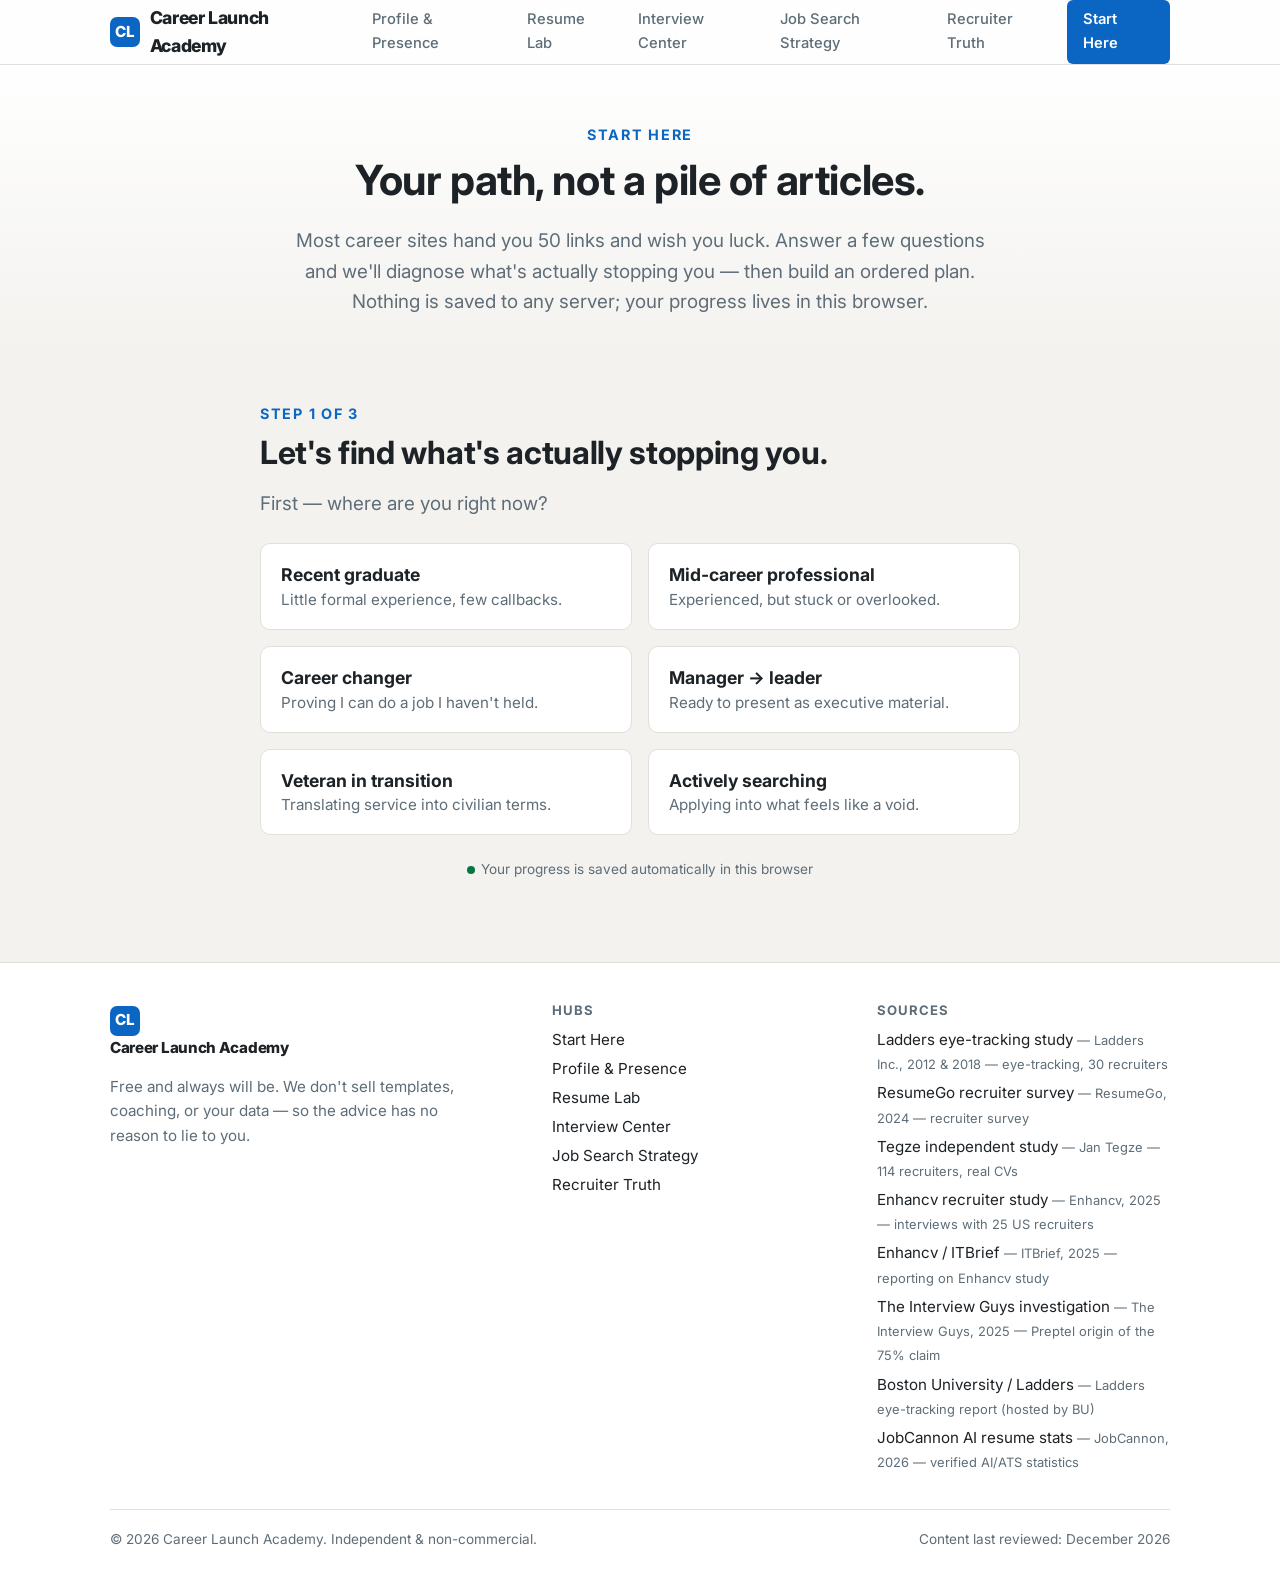
<file: start.html>
<!DOCTYPE html>
<html lang="en">
<head>
<meta charset="UTF-8">
<meta name="viewport" content="width=device-width, initial-scale=1">
<title>Start Here — Build Your Career Roadmap | Career Launch Academy</title>
<meta name="description" content="Answer a few questions and get a personalized, ordered career roadmap. We diagnose your real bottleneck, then route you to the right resources. Free, no account.">
<link rel="preconnect" href="https://fonts.googleapis.com">
<link rel="preconnect" href="https://fonts.gstatic.com" crossorigin>
<link href="https://fonts.googleapis.com/css2?family=Inter:wght@400;500;600;700;800&display=swap" rel="stylesheet">
<link rel="stylesheet" href="styles.css">
<style>
  .start-hero { background: linear-gradient(180deg,#fff,var(--canvas)); padding-block: clamp(2.5rem,5vw,3.5rem) 1rem; }
  .start-hero h1 { font-size: var(--fs-h1); }
  #diagnostic { max-width: 760px; margin: 0 auto; }
  .d-head { margin-bottom: 1.5rem; }
  .d-head h2 { font-size: clamp(1.4rem,3vw,2rem); }
  .d-foot { margin-top: 1.5rem; }

  /* progress bar */
  .progress { height: 8px; background: var(--border); border-radius: 100px; overflow: hidden; margin: .5rem 0 1.2rem; }
  .progress__bar { height: 100%; background: var(--primary); border-radius: 100px; transition: width .4s ease; }

  /* stage cards */
  .stage-grid { display: grid; grid-template-columns: repeat(2,1fr); gap: 1rem; }
  @media (max-width:640px){ .stage-grid { grid-template-columns:1fr; } }
  .stage-card {
    text-align: left; background: #fff; border: 1px solid var(--border); border-radius: var(--radius);
    padding: 1.25rem; cursor: pointer; transition: border-color .15s, box-shadow .15s, transform .12s;
    display: flex; flex-direction: column; gap: .3rem; font-family: inherit;
  }
  .stage-card:hover { border-color: var(--primary); box-shadow: var(--shadow-md); transform: translateY(-2px); }
  .stage-card__title { font-weight: 700; font-size: 1.1rem; color: var(--ink); }
  .stage-card__blurb { color: var(--ink-muted); font-size: .95rem; }

  /* option buttons */
  .opt-grid { display: grid; gap: .7rem; }
  .opt {
    text-align: left; background: #fff; border: 1px solid var(--border); border-radius: var(--radius);
    padding: 1rem 1.2rem; cursor: pointer; font-size: 1.05rem; font-weight: 500; color: var(--ink);
    transition: border-color .15s, background .15s, transform .12s; font-family: inherit;
  }
  .opt:hover { border-color: var(--primary); background: #F7FAFE; transform: translateX(3px); }

  /* roadmap */
  .rm-progress { display:flex; align-items:center; gap:1rem; margin-top:1rem; }
  .rm-progress .progress { flex:1; margin:0; }
  .rm-progress__label { font-size:.85rem; font-weight:600; color:var(--ink-muted); white-space:nowrap; }
  .roadmap { list-style:none; counter-reset:rm; padding:0; margin:1.5rem 0 0; }
  .rm-step {
    display:flex; gap:1rem; align-items:flex-start; background:#fff; border:1px solid var(--border);
    border-radius:var(--radius); padding:1.25rem; margin-bottom:1rem; position:relative; transition:border-color .15s, opacity .2s;
  }
  .rm-step--here { background:#F7FAFE; border-color:#bcd6f2; }
  .rm-step.is-done { opacity:.62; }
  .rm-step.is-done h3 { text-decoration:line-through; }
  .rm-step__num { flex:0 0 auto; width:38px; height:38px; border-radius:50%; background:var(--primary); color:#fff; font-weight:800; display:grid; place-items:center; }
  .rm-step--here .rm-step__num { background:var(--success); }
  .rm-step__body { flex:1; }
  .rm-step__body h3 { font-size:1.12rem; margin-bottom:.25rem; }
  .rm-step__body p { font-size:.96rem; color:var(--ink-muted); margin:0 0 .6rem; }
  .rm-step__link { font-weight:600; font-size:.95rem; }
  .rm-step__badge { display:inline-block; font-size:.8rem; font-weight:700; color:var(--success); background:var(--success-bg); padding:.2rem .6rem; border-radius:100px; }
  .rm-check { flex:0 0 auto; display:flex; flex-direction:column; align-items:center; gap:.25rem; font-size:.72rem; font-weight:600; color:var(--ink-muted); cursor:pointer; user-select:none; }
  .rm-check input { width:22px; height:22px; accent-color:var(--success); cursor:pointer; }
  @media (max-width:560px){
    .rm-step { flex-wrap:wrap; }
    .rm-check { flex-direction:row; gap:.4rem; margin-top:.5rem; width:100%; justify-content:flex-end; }
  }

  .saved-note { display:inline-flex; align-items:center; gap:.4rem; font-size:.85rem; color:var(--ink-muted); margin-top:1.5rem; }
  .saved-note::before { content:""; width:8px; height:8px; border-radius:50%; background:var(--success); }
</style>
</head>
<body>
<a class="skip" href="#main">Skip to content</a>

<header class="nav">
  <div class="nav__inner">
    <a class="brand" href="index.html"><span class="brand__mark">CL</span>Career Launch Academy</a>
    <button class="nav__toggle" aria-label="Open menu" aria-expanded="false" aria-controls="navlinks">☰</button>
    <nav class="nav__links" id="navlinks" aria-label="Primary">
      <a href="profile.html">Profile &amp; Presence</a>
      <a href="resume.html">Resume Lab</a>
      <a href="interview.html">Interview Center</a>
      <a href="strategy.html">Job Search Strategy</a>
      <a href="truth.html">Recruiter Truth</a>
      <a class="nav__cta" href="start.html" aria-current="page">Start Here</a>
    </nav>
  </div>
</header>

<main id="main">
  <section class="start-hero">
    <div class="wrap text-center">
      <span class="eyebrow">Start Here</span>
      <h1>Your path, not a pile of articles.</h1>
      <p class="lede mx-auto">Most career sites hand you 50 links and wish you luck. Answer a few questions and we'll diagnose what's actually stopping you — then build an ordered plan. Nothing is saved to any server; your progress lives in this browser.</p>
    </div>
  </section>

  <section class="section section--tight">
    <div class="wrap">
      <div id="diagnostic" aria-live="polite">
        <!-- diagnostic.js renders here; fallback below for no-JS -->
        <noscript>
          <div class="card card--pad-lg">
            <h2>This tool needs JavaScript</h2>
            <p class="muted">The roadmap builder runs entirely in your browser. With JavaScript off, you can still jump straight into any hub:</p>
            <div class="pill-row" style="margin-top:1rem">
              <a class="btn btn--ghost" href="truth.html">Recruiter Truth</a>
              <a class="btn btn--ghost" href="profile.html">Profile &amp; Presence</a>
              <a class="btn btn--ghost" href="resume.html">Resume Lab</a>
              <a class="btn btn--ghost" href="interview.html">Interview Center</a>
              <a class="btn btn--ghost" href="strategy.html">Job Search Strategy</a>
            </div>
          </div>
        </noscript>
      </div>
      <div class="text-center"><span class="saved-note">Your progress is saved automatically in this browser</span></div>
    </div>
  </section>
</main>

<footer class="footer">
  <div class="wrap">
    <div class="footer__grid">
      <div>
        <a class="brand" href="index.html" style="margin-bottom:.8rem"><span class="brand__mark">CL</span>Career Launch Academy</a>
        <p class="footer__mission">Free and always will be. We don't sell templates, coaching, or your data — so the advice has no reason to lie to you.</p>
      </div>
      <div>
        <h4>Hubs</h4>
        <a href="start.html">Start Here</a>
        <a href="profile.html">Profile &amp; Presence</a>
        <a href="resume.html">Resume Lab</a>
        <a href="interview.html">Interview Center</a>
        <a href="strategy.html">Job Search Strategy</a>
        <a href="truth.html">Recruiter Truth</a>
      </div>
      <div>
        <h4>Sources</h4>
        <div data-sources></div>
      </div>
    </div>
    <div class="footer__legal">
      <span>© <span data-year></span> Career Launch Academy. Independent &amp; non-commercial.</span>
      <span>Content last reviewed: <span data-reviewed></span></span>
    </div>
  </div>
</footer>

<script src="app.js"></script>
<script src="diagnostic.js"></script>
</body>
</html>
</file>
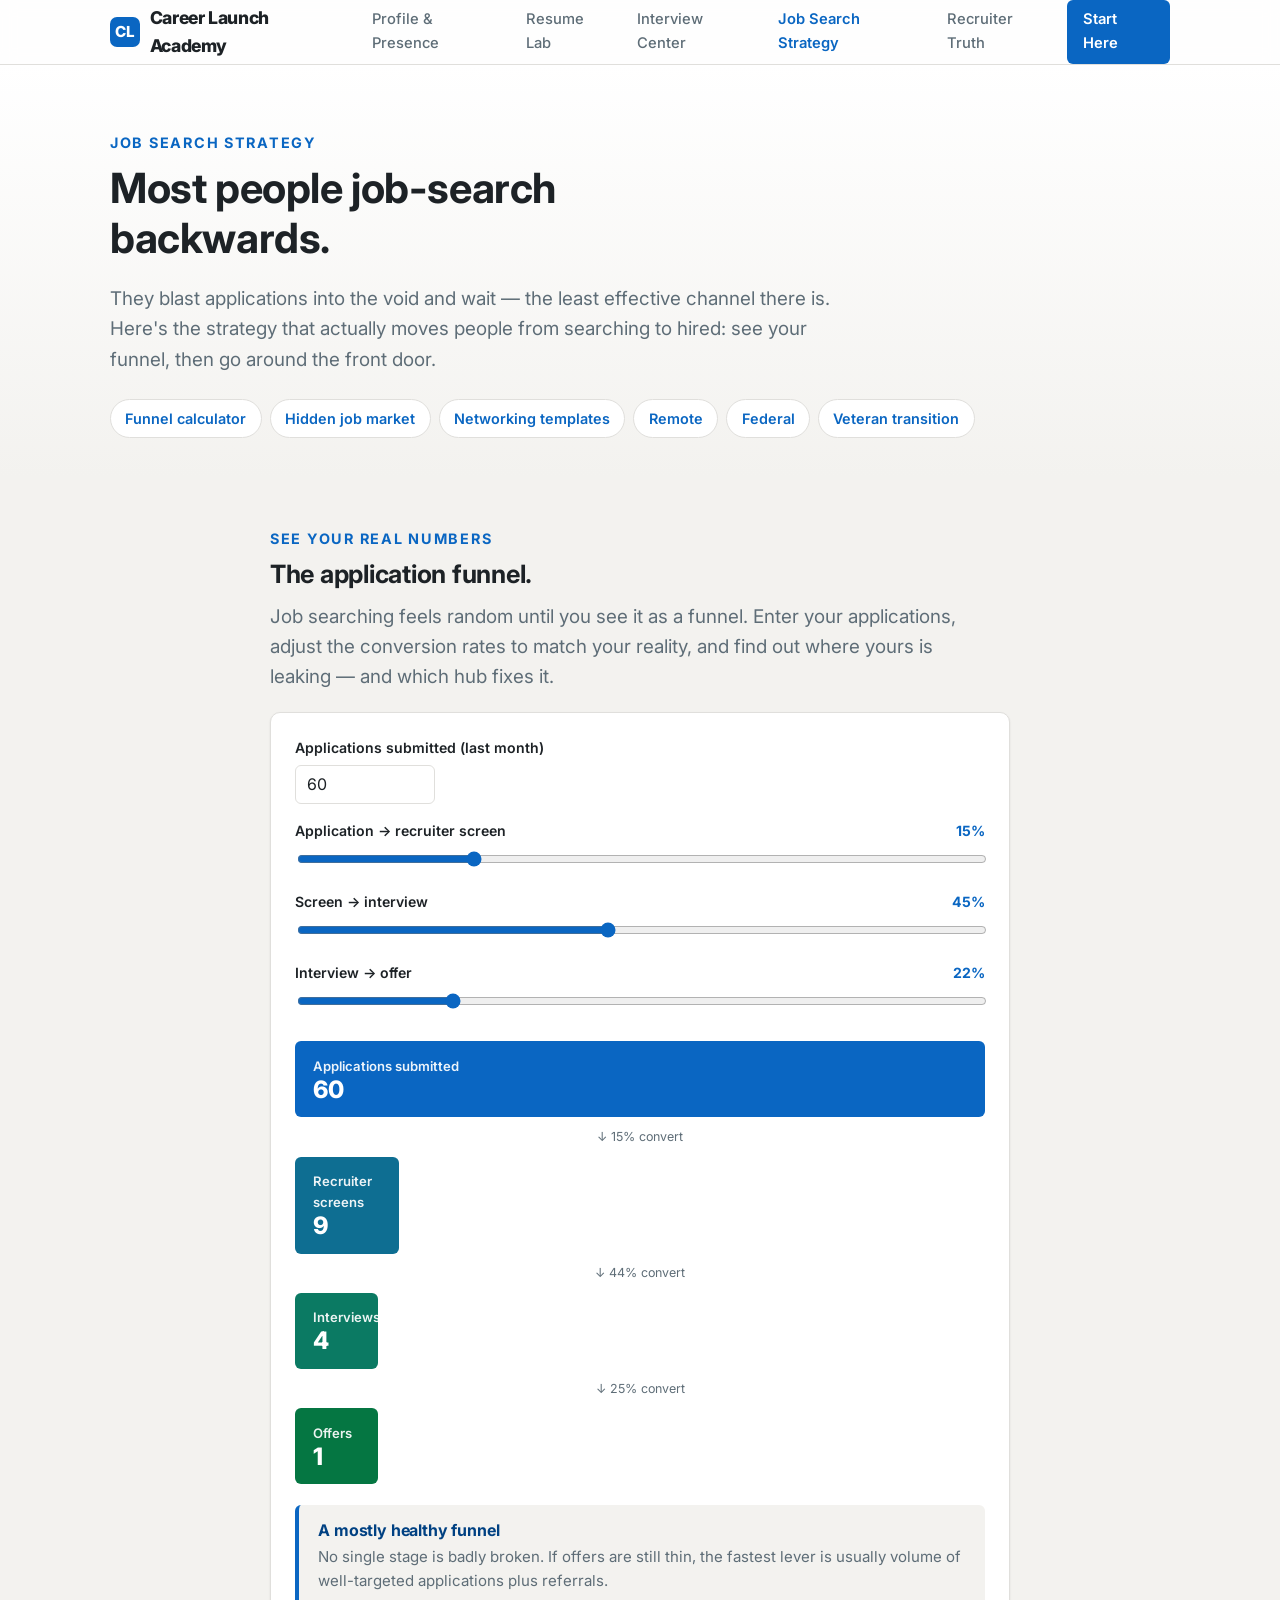
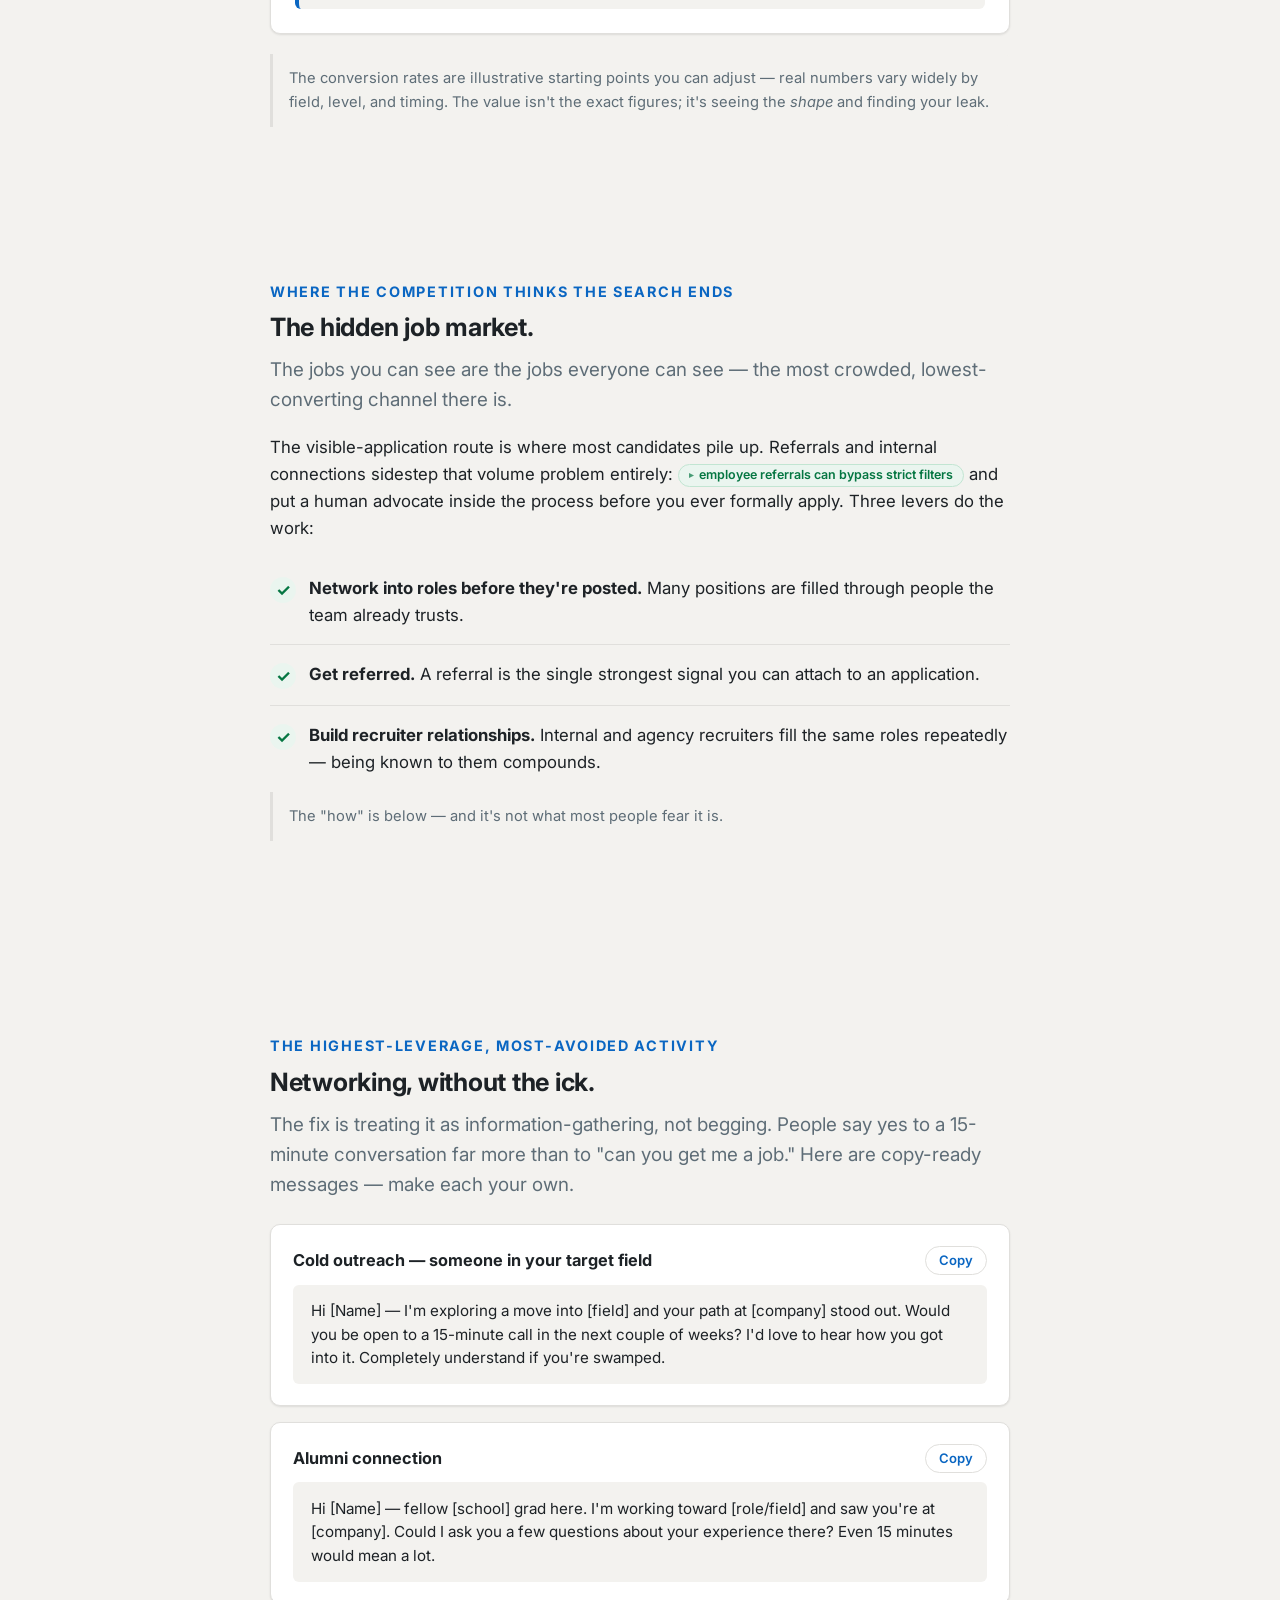
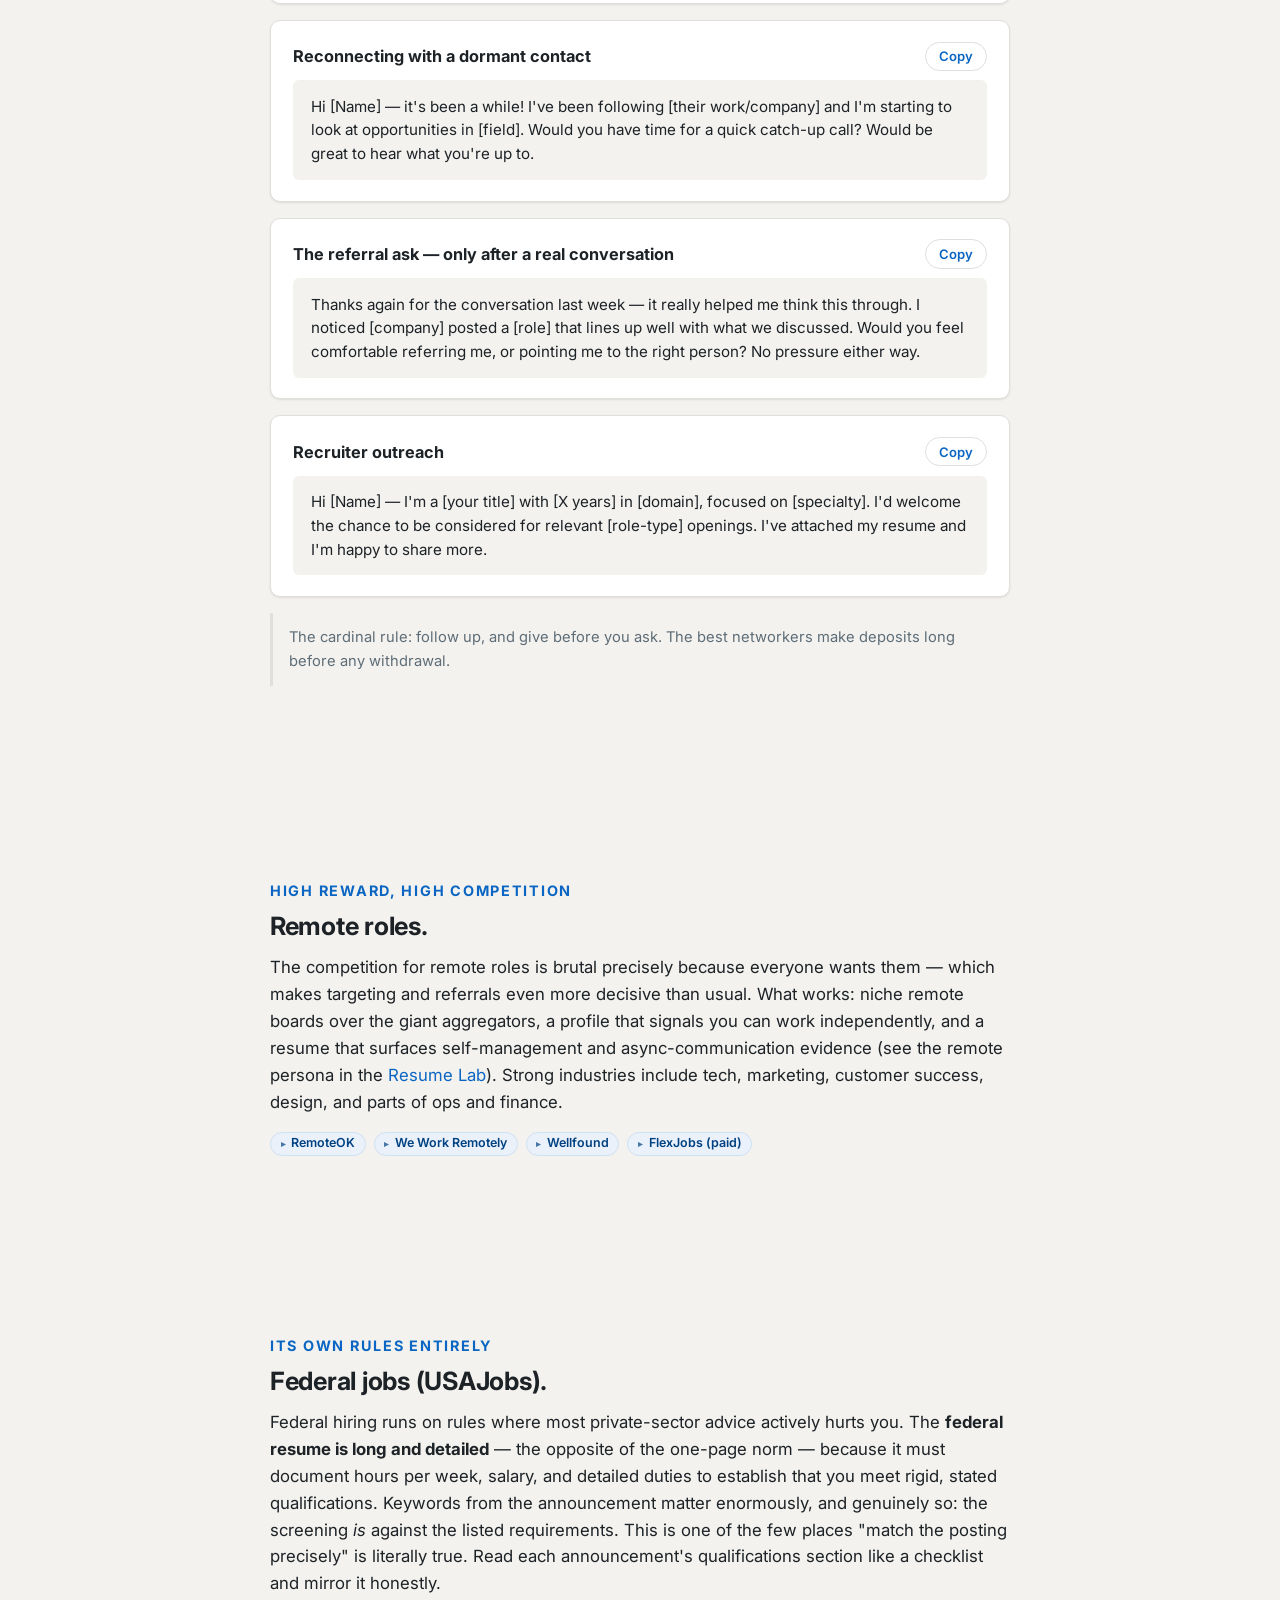
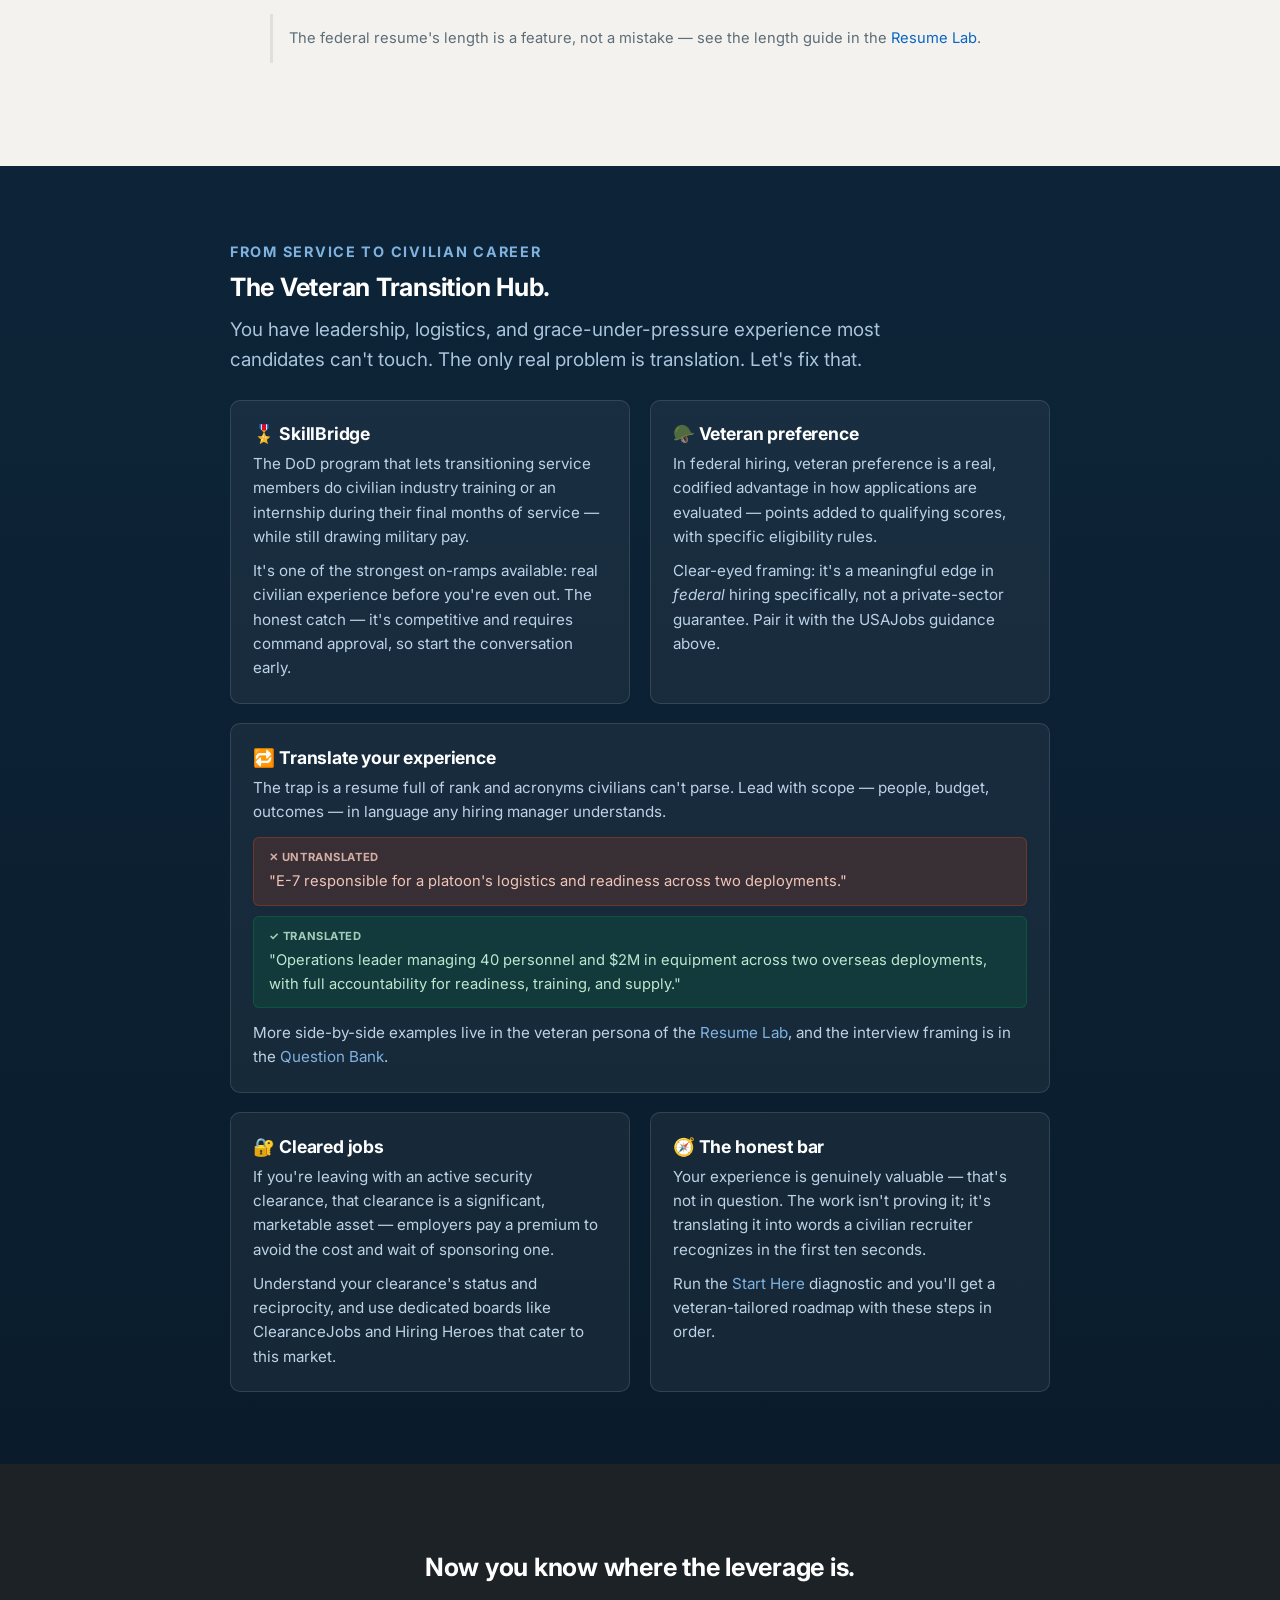
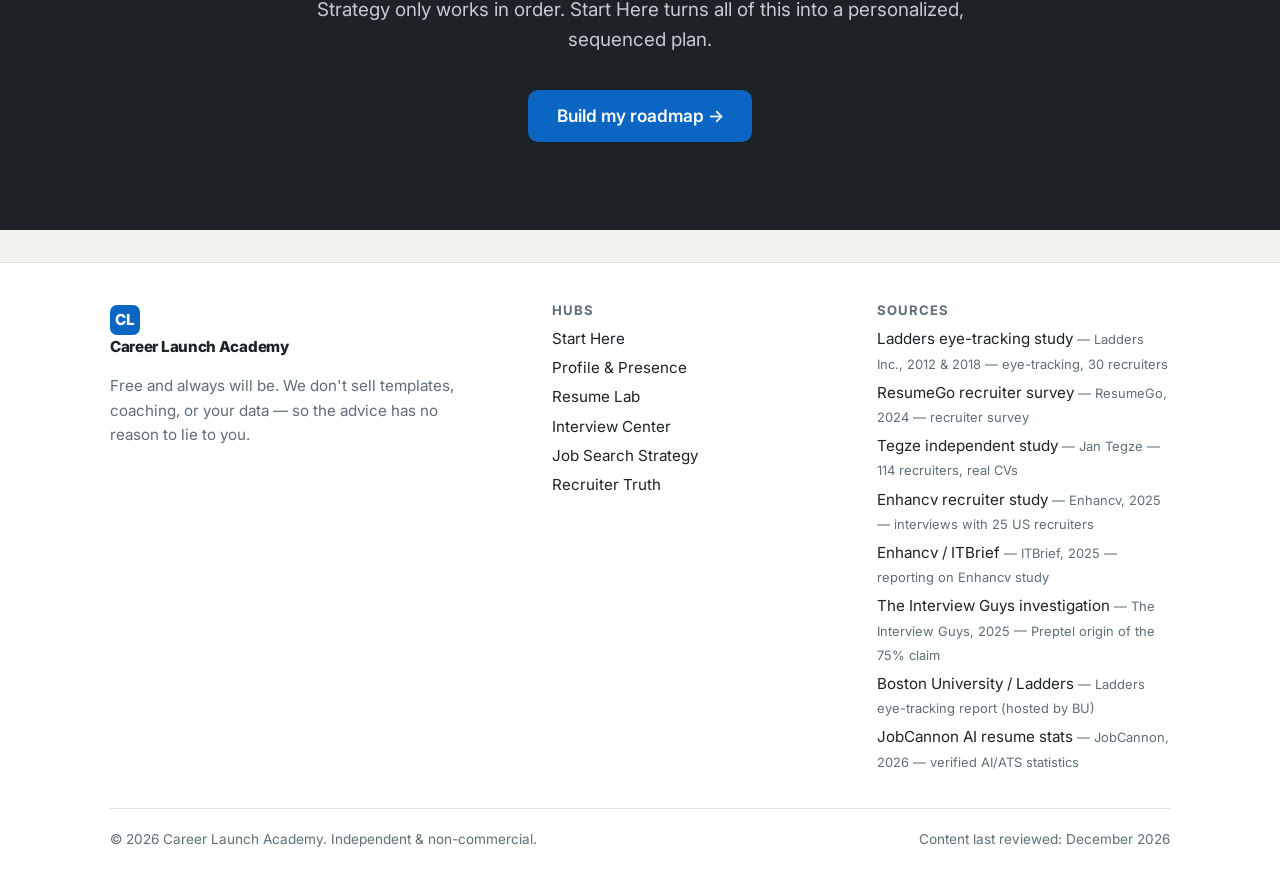
<file: strategy.html>
<!DOCTYPE html>
<html lang="en">
<head>
<meta charset="UTF-8">
<meta name="viewport" content="width=device-width, initial-scale=1">
<title>Job Search Strategy — Funnel Math, Hidden Market &amp; Veteran Transition | Career Launch Academy</title>
<meta name="description" content="An interactive application-funnel calculator that diagnoses where your search is leaking, the hidden job market, copy-ready networking templates, remote and federal guidance, and a full Veteran Transition Hub.">
<link rel="preconnect" href="https://fonts.googleapis.com">
<link rel="preconnect" href="https://fonts.gstatic.com" crossorigin>
<link href="https://fonts.googleapis.com/css2?family=Inter:wght@400;500;600;700;800&display=swap" rel="stylesheet">
<link rel="stylesheet" href="styles.css">
</head>
<body>
<a class="skip" href="#main">Skip to content</a>

<header class="nav">
  <div class="nav__inner">
    <a class="brand" href="index.html"><span class="brand__mark">CL</span>Career Launch Academy</a>
    <button class="nav__toggle" aria-label="Open menu" aria-expanded="false" aria-controls="navlinks">☰</button>
    <nav class="nav__links" id="navlinks" aria-label="Primary">
      <a href="profile.html">Profile &amp; Presence</a>
      <a href="resume.html">Resume Lab</a>
      <a href="interview.html">Interview Center</a>
      <a href="strategy.html" aria-current="page">Job Search Strategy</a>
      <a href="truth.html">Recruiter Truth</a>
      <a class="nav__cta" href="start.html">Start Here</a>
    </nav>
  </div>
</header>

<main id="main">

  <section class="center-hero">
    <div class="wrap" data-reveal>
      <span class="eyebrow">Job Search Strategy</span>
      <h1>Most people job-search backwards.</h1>
      <p class="lede">They blast applications into the void and wait — the least effective channel there is. Here's the strategy that actually moves people from searching to hired: see your funnel, then go around the front door.</p>
      <nav class="lab-tabs" aria-label="On this page" style="margin-top:1.5rem">
        <a href="#funnel">Funnel calculator</a>
        <a href="#hidden">Hidden job market</a>
        <a href="#networking">Networking templates</a>
        <a href="#remote">Remote</a>
        <a href="#federal">Federal</a>
        <a href="#veteran">Veteran transition</a>
      </nav>
    </div>
  </section>

  <!-- FUNNEL CALCULATOR -->
  <section class="section section--tight" id="funnel">
    <div class="wrap" style="max-width:820px">
      <div data-reveal>
        <span class="eyebrow">See your real numbers</span>
        <h2>The application funnel.</h2>
        <p class="lede">Job searching feels random until you see it as a funnel. Enter your applications, adjust the conversion rates to match your reality, and find out where yours is leaking — and which hub fixes it.</p>
      </div>
      <div class="funnel" id="funnel-calc" data-reveal>
        <div class="funnel__controls">
          <div class="funnel__field">
            <label for="f-apps">Applications submitted (last month)</label>
            <input type="number" id="f-apps" min="0" max="1000" value="60">
          </div>
          <div class="funnel__field">
            <label for="f-screen">Application → recruiter screen <span class="val" id="f-screen-val">15%</span></label>
            <input type="range" id="f-screen" min="0" max="60" value="15">
          </div>
          <div class="funnel__field">
            <label for="f-int">Screen → interview <span class="val" id="f-int-val">45%</span></label>
            <input type="range" id="f-int" min="0" max="100" value="45">
          </div>
          <div class="funnel__field">
            <label for="f-offer">Interview → offer <span class="val" id="f-offer-val">22%</span></label>
            <input type="range" id="f-offer" min="0" max="100" value="22">
          </div>
        </div>
        <div class="funnel-viz" data-funnel-viz></div>
        <div class="funnel-diagnosis" data-funnel-diagnosis></div>
      </div>
      <p class="note" style="margin-top:1.25rem">The conversion rates are illustrative starting points you can adjust — real numbers vary widely by field, level, and timing. The value isn't the exact figures; it's seeing the <em>shape</em> and finding your leak.</p>
    </div>
  </section>

  <!-- HIDDEN MARKET -->
  <section class="section" id="hidden" style="background:var(--canvas)">
    <div class="wrap" style="max-width:820px">
      <div data-reveal>
        <span class="eyebrow">Where the competition thinks the search ends</span>
        <h2>The hidden job market.</h2>
        <p class="lede">The jobs you can see are the jobs everyone can see — the most crowded, lowest-converting channel there is.</p>
        <p>The visible-application route is where most candidates pile up. Referrals and internal connections sidestep that volume problem entirely: <a class="chip chip--data" href="truth.html#works">employee referrals can bypass strict filters</a> and put a human advocate inside the process before you ever formally apply. Three levers do the work:</p>
        <ul class="matters-list">
          <li><span class="tick">✓</span><div><b>Network into roles before they're posted.</b> Many positions are filled through people the team already trusts.</div></li>
          <li><span class="tick">✓</span><div><b>Get referred.</b> A referral is the single strongest signal you can attach to an application.</div></li>
          <li><span class="tick">✓</span><div><b>Build recruiter relationships.</b> Internal and agency recruiters fill the same roles repeatedly — being known to them compounds.</div></li>
        </ul>
        <p class="note">The "how" is below — and it's not what most people fear it is.</p>
      </div>
    </div>
  </section>

  <!-- NETWORKING -->
  <section class="section" id="networking">
    <div class="wrap" style="max-width:820px">
      <div data-reveal>
        <span class="eyebrow">The highest-leverage, most-avoided activity</span>
        <h2>Networking, without the ick.</h2>
        <p class="lede">The fix is treating it as information-gathering, not begging. People say yes to a 15-minute conversation far more than to "can you get me a job." Here are copy-ready messages — make each your own.</p>
      </div>

      <div data-reveal style="margin-top:1.5rem">
        <div class="tmpl">
          <div class="tmpl__head">
            <span class="tmpl__title">Cold outreach — someone in your target field</span>
            <button class="tmpl__copy" type="button">Copy</button>
          </div>
          <div class="tmpl__body">Hi [Name] — I'm exploring a move into [field] and your path at [company] stood out. Would you be open to a 15-minute call in the next couple of weeks? I'd love to hear how you got into it. Completely understand if you're swamped.</div>
        </div>

        <div class="tmpl">
          <div class="tmpl__head">
            <span class="tmpl__title">Alumni connection</span>
            <button class="tmpl__copy" type="button">Copy</button>
          </div>
          <div class="tmpl__body">Hi [Name] — fellow [school] grad here. I'm working toward [role/field] and saw you're at [company]. Could I ask you a few questions about your experience there? Even 15 minutes would mean a lot.</div>
        </div>

        <div class="tmpl">
          <div class="tmpl__head">
            <span class="tmpl__title">Reconnecting with a dormant contact</span>
            <button class="tmpl__copy" type="button">Copy</button>
          </div>
          <div class="tmpl__body">Hi [Name] — it's been a while! I've been following [their work/company] and I'm starting to look at opportunities in [field]. Would you have time for a quick catch-up call? Would be great to hear what you're up to.</div>
        </div>

        <div class="tmpl">
          <div class="tmpl__head">
            <span class="tmpl__title">The referral ask — only after a real conversation</span>
            <button class="tmpl__copy" type="button">Copy</button>
          </div>
          <div class="tmpl__body">Thanks again for the conversation last week — it really helped me think this through. I noticed [company] posted a [role] that lines up well with what we discussed. Would you feel comfortable referring me, or pointing me to the right person? No pressure either way.</div>
        </div>

        <div class="tmpl">
          <div class="tmpl__head">
            <span class="tmpl__title">Recruiter outreach</span>
            <button class="tmpl__copy" type="button">Copy</button>
          </div>
          <div class="tmpl__body">Hi [Name] — I'm a [your title] with [X years] in [domain], focused on [specialty]. I'd welcome the chance to be considered for relevant [role-type] openings. I've attached my resume and I'm happy to share more.</div>
        </div>
      </div>
      <p class="note" style="margin-top:.5rem">The cardinal rule: follow up, and give before you ask. The best networkers make deposits long before any withdrawal.</p>
    </div>
  </section>

  <!-- REMOTE -->
  <section class="section" id="remote" style="background:var(--canvas)">
    <div class="wrap" style="max-width:820px">
      <div data-reveal>
        <span class="eyebrow">High reward, high competition</span>
        <h2>Remote roles.</h2>
        <p>The competition for remote roles is brutal precisely because everyone wants them — which makes targeting and referrals even more decisive than usual. What works: niche remote boards over the giant aggregators, a profile that signals you can work independently, and a resume that surfaces self-management and async-communication evidence (see the remote persona in the <a href="resume.html#library">Resume Lab</a>). Strong industries include tech, marketing, customer success, design, and parts of ops and finance.</p>
        <div class="pill-row" style="margin-top:.5rem">
          <span class="chip">RemoteOK</span><span class="chip">We Work Remotely</span><span class="chip">Wellfound</span><span class="chip">FlexJobs (paid)</span>
        </div>
      </div>
    </div>
  </section>

  <!-- FEDERAL -->
  <section class="section" id="federal">
    <div class="wrap" style="max-width:820px">
      <div data-reveal>
        <span class="eyebrow">Its own rules entirely</span>
        <h2>Federal jobs (USAJobs).</h2>
        <p>Federal hiring runs on rules where most private-sector advice actively hurts you. The <b>federal resume is long and detailed</b> — the opposite of the one-page norm — because it must document hours per week, salary, and detailed duties to establish that you meet rigid, stated qualifications. Keywords from the announcement matter enormously, and genuinely so: the screening <em>is</em> against the listed requirements. This is one of the few places "match the posting precisely" is literally true. Read each announcement's qualifications section like a checklist and mirror it honestly.</p>
        <p class="note">The federal resume's length is a feature, not a mistake — see the length guide in the <a href="resume.html#length">Resume Lab</a>.</p>
      </div>
    </div>
  </section>

</main>

<!-- VETERAN TRANSITION HUB (distinct dark-blue band) -->
<section class="vet" id="veteran">
  <div class="vet-band">
    <div class="wrap" style="max-width:900px">
      <div data-reveal>
        <span class="eyebrow">From service to civilian career</span>
        <h2>The Veteran Transition Hub.</h2>
        <p class="lede">You have leadership, logistics, and grace-under-pressure experience most candidates can't touch. The only real problem is translation. Let's fix that.</p>
      </div>
      <div class="vet-grid">
        <div class="vet-card" data-reveal>
          <h3>🎖️ SkillBridge</h3>
          <p>The DoD program that lets transitioning service members do civilian industry training or an internship during their final months of service — while still drawing military pay.</p>
          <p>It's one of the strongest on-ramps available: real civilian experience before you're even out. The honest catch — it's competitive and requires command approval, so start the conversation early.</p>
        </div>
        <div class="vet-card" data-reveal>
          <h3>🪖 Veteran preference</h3>
          <p>In federal hiring, veteran preference is a real, codified advantage in how applications are evaluated — points added to qualifying scores, with specific eligibility rules.</p>
          <p>Clear-eyed framing: it's a meaningful edge in <em>federal</em> hiring specifically, not a private-sector guarantee. Pair it with the USAJobs guidance above.</p>
        </div>
        <div class="vet-card" data-reveal style="grid-column:1/-1">
          <h3>🔁 Translate your experience</h3>
          <p>The trap is a resume full of rank and acronyms civilians can't parse. Lead with scope — people, budget, outcomes — in language any hiring manager understands.</p>
          <div class="vet-xlate">
            <div class="vet-xlate__row vet-xlate__row--bad">
              <span class="vet-xlate__lbl">✕ Untranslated</span>
              "E-7 responsible for a platoon's logistics and readiness across two deployments."
            </div>
            <div class="vet-xlate__row vet-xlate__row--good">
              <span class="vet-xlate__lbl">✓ Translated</span>
              "Operations leader managing 40 personnel and $2M in equipment across two overseas deployments, with full accountability for readiness, training, and supply."
            </div>
          </div>
          <p style="margin-top:.8rem">More side-by-side examples live in the veteran persona of the <a href="resume.html#library" style="color:#7fb2e0">Resume Lab</a>, and the interview framing is in the <a href="interview.html#bank" style="color:#7fb2e0">Question Bank</a>.</p>
        </div>
        <div class="vet-card" data-reveal>
          <h3>🔐 Cleared jobs</h3>
          <p>If you're leaving with an active security clearance, that clearance is a significant, marketable asset — employers pay a premium to avoid the cost and wait of sponsoring one.</p>
          <p>Understand your clearance's status and reciprocity, and use dedicated boards like ClearanceJobs and Hiring Heroes that cater to this market.</p>
        </div>
        <div class="vet-card" data-reveal>
          <h3>🧭 The honest bar</h3>
          <p>Your experience is genuinely valuable — that's not in question. The work isn't proving it; it's translating it into words a civilian recruiter recognizes in the first ten seconds.</p>
          <p>Run the <a href="start.html" style="color:#7fb2e0">Start Here</a> diagnostic and you'll get a veteran-tailored roadmap with these steps in order.</p>
        </div>
      </div>
    </div>
  </div>
</section>

<main>
  <!-- CTA -->
  <section class="section" style="background:var(--ink); color:#fff">
    <div class="wrap text-center" data-reveal>
      <h2 style="color:#fff">Now you know where the leverage is.</h2>
      <p class="lede mx-auto" style="color:#c5ccd2">Strategy only works in order. Start Here turns all of this into a personalized, sequenced plan.</p>
      <a class="btn btn--primary btn--lg" href="start.html" style="margin-top:1rem">Build my roadmap →</a>
    </div>
  </section>
</main>

<footer class="footer">
  <div class="wrap">
    <div class="footer__grid">
      <div>
        <a class="brand" href="index.html" style="margin-bottom:.8rem"><span class="brand__mark">CL</span>Career Launch Academy</a>
        <p class="footer__mission">Free and always will be. We don't sell templates, coaching, or your data — so the advice has no reason to lie to you.</p>
      </div>
      <div>
        <h4>Hubs</h4>
        <a href="start.html">Start Here</a>
        <a href="profile.html">Profile &amp; Presence</a>
        <a href="resume.html">Resume Lab</a>
        <a href="interview.html">Interview Center</a>
        <a href="strategy.html">Job Search Strategy</a>
        <a href="truth.html">Recruiter Truth</a>
      </div>
      <div>
        <h4>Sources</h4>
        <div data-sources></div>
      </div>
    </div>
    <div class="footer__legal">
      <span>© <span data-year></span> Career Launch Academy. Independent &amp; non-commercial.</span>
      <span>Content last reviewed: <span data-reviewed></span></span>
    </div>
  </div>
</footer>

<script src="app.js"></script>
<script src="strategy.js"></script>
</body>
</html>
</file>
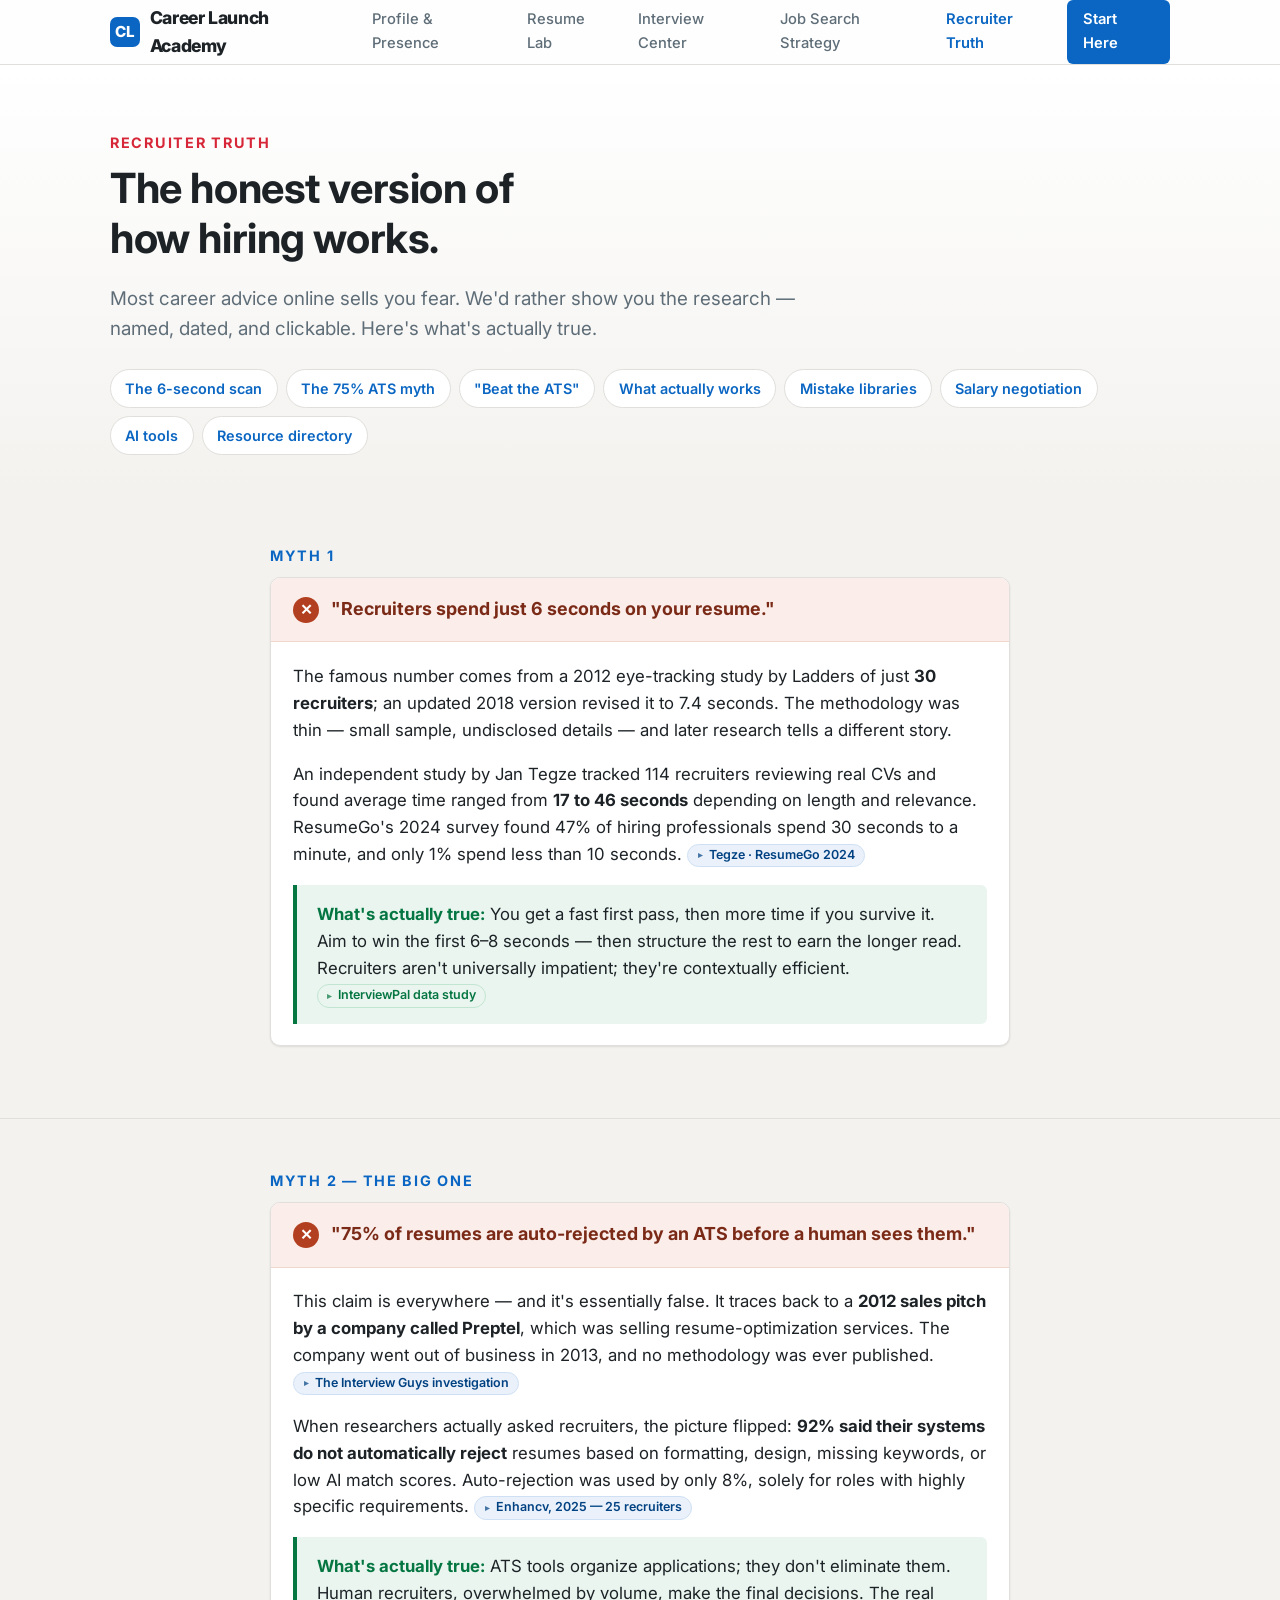
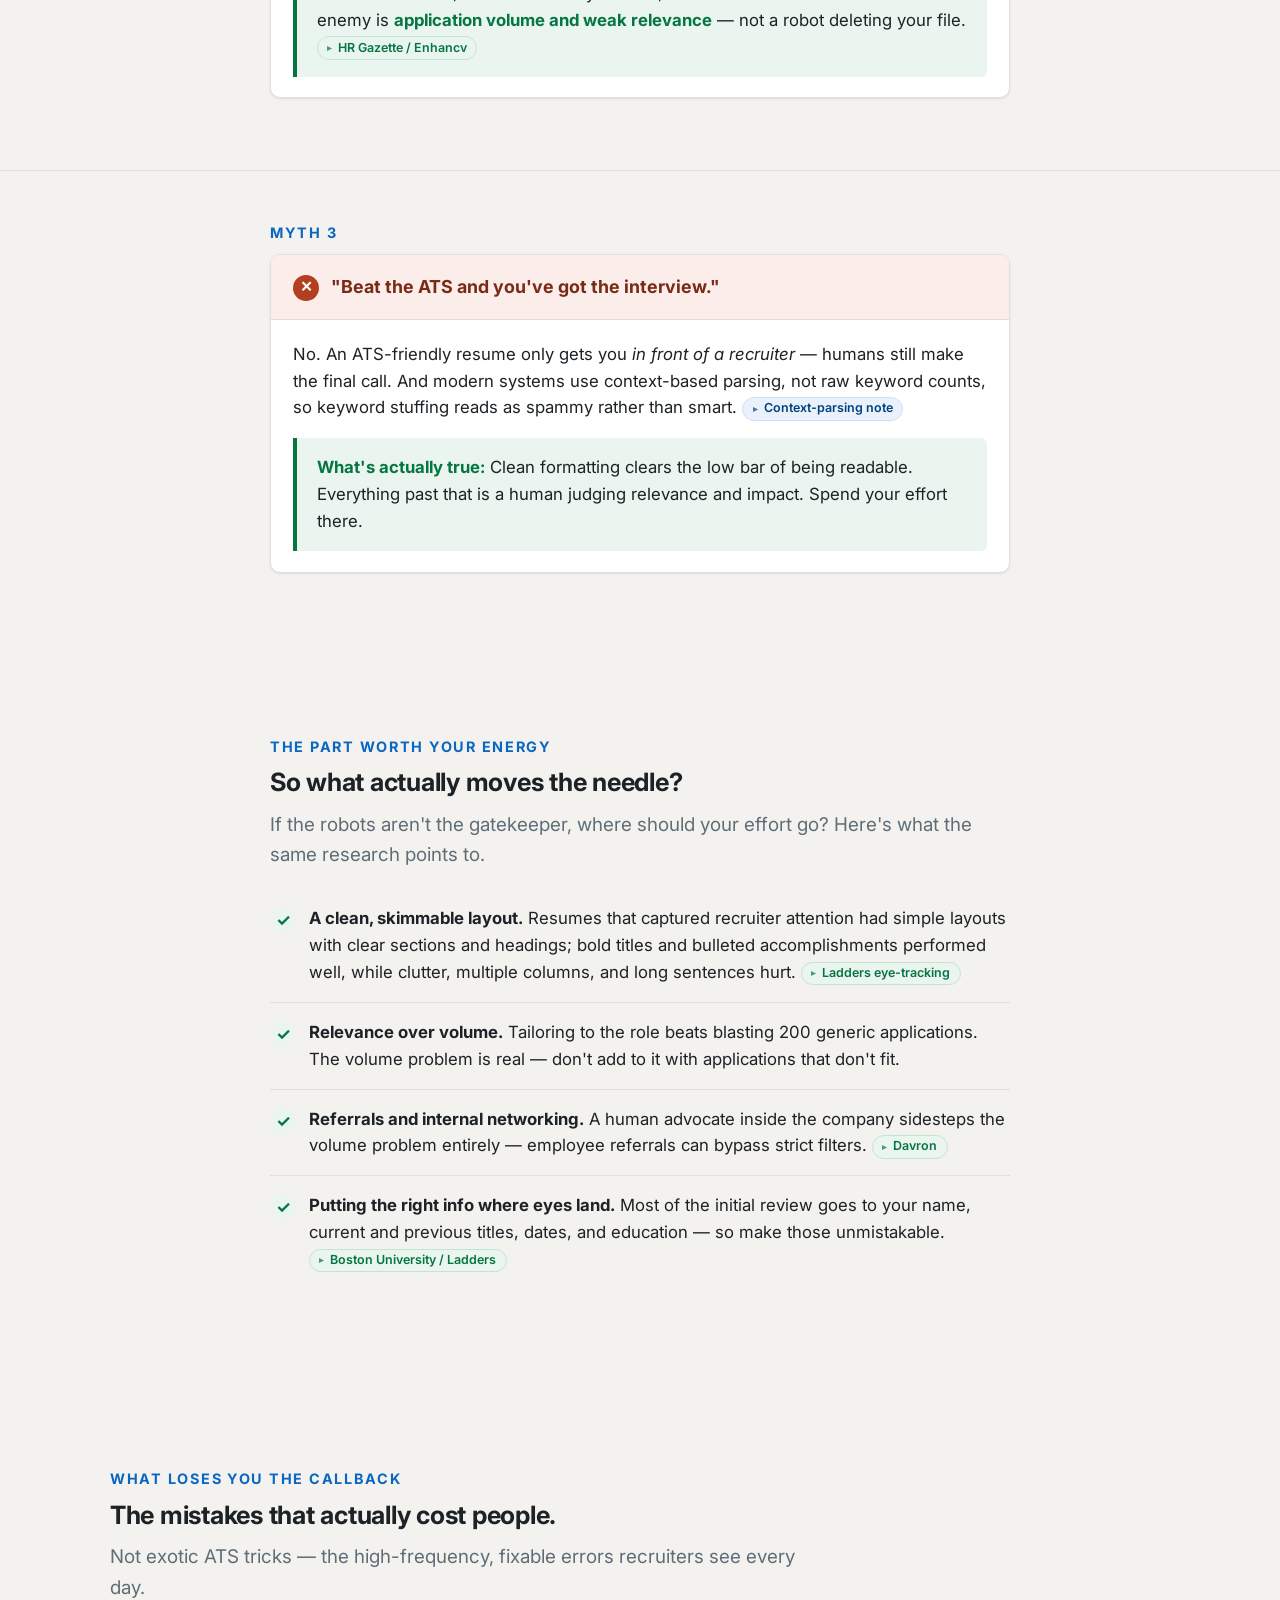
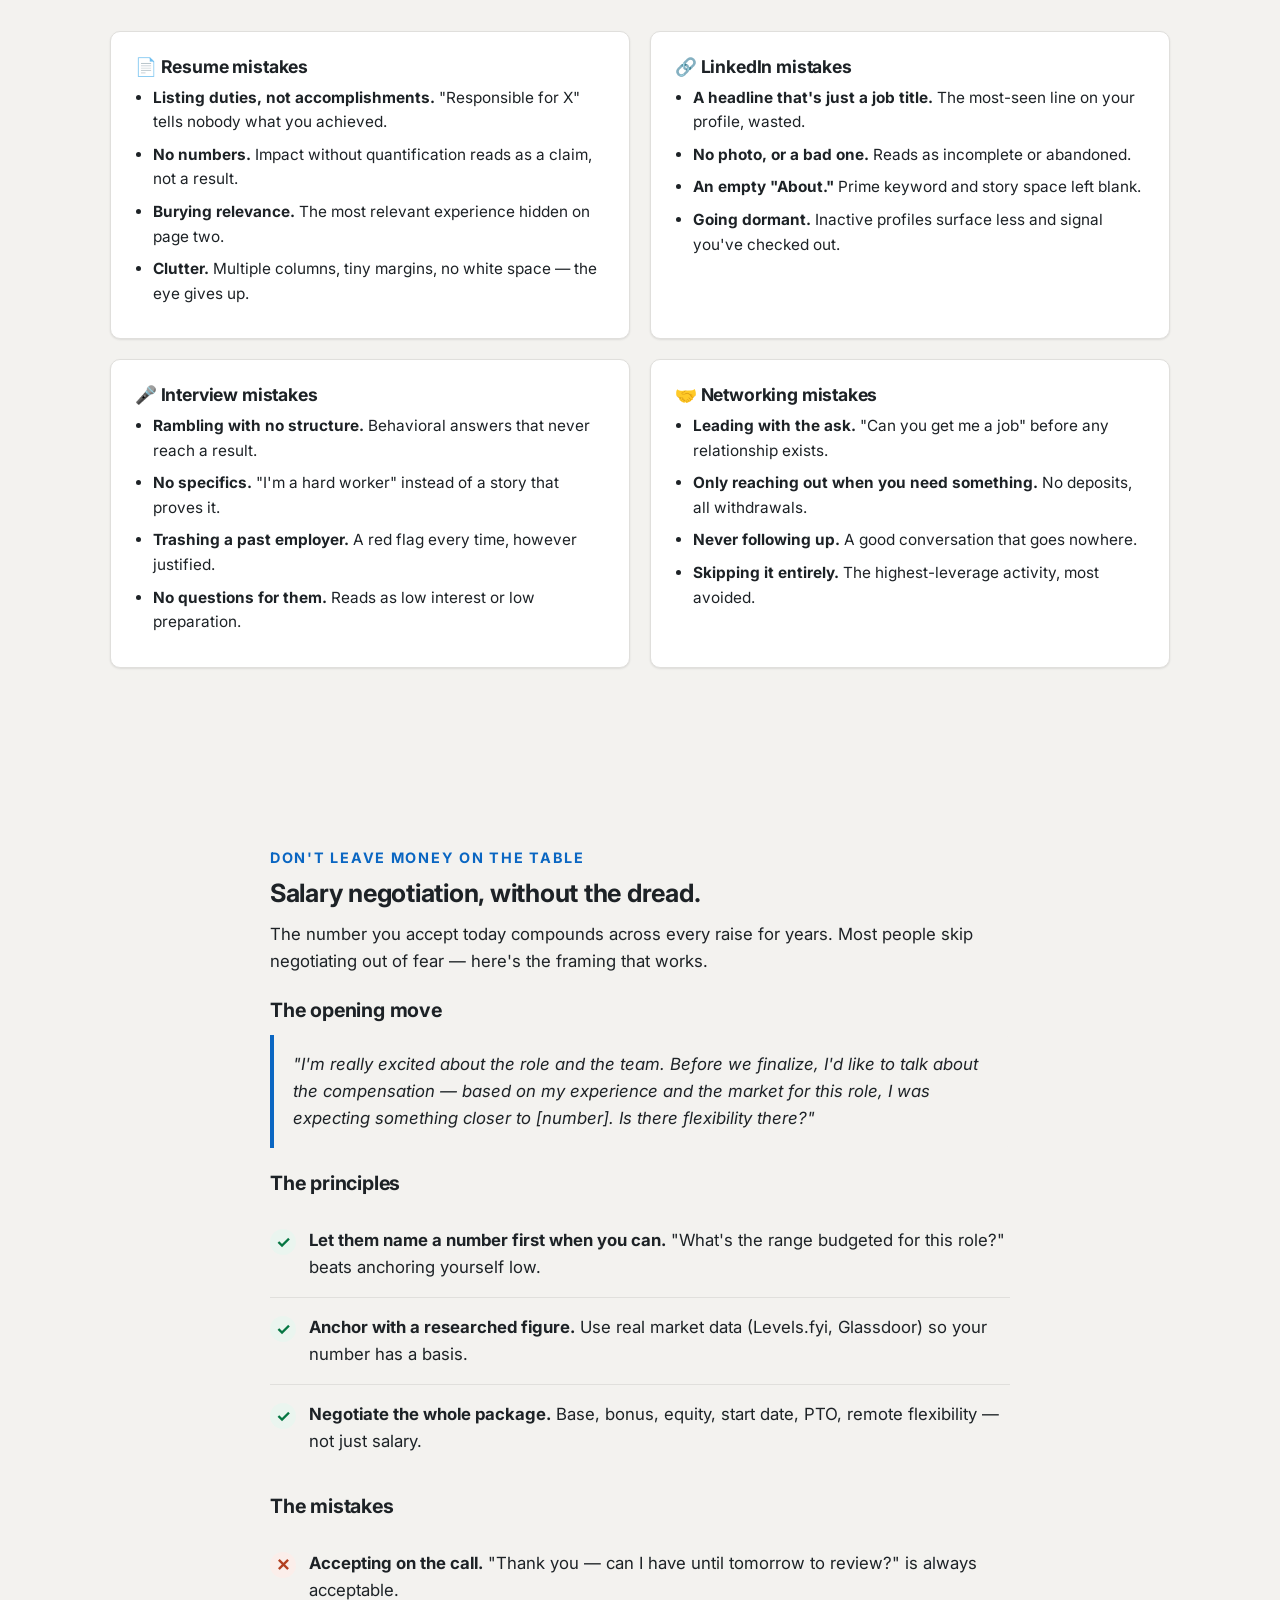
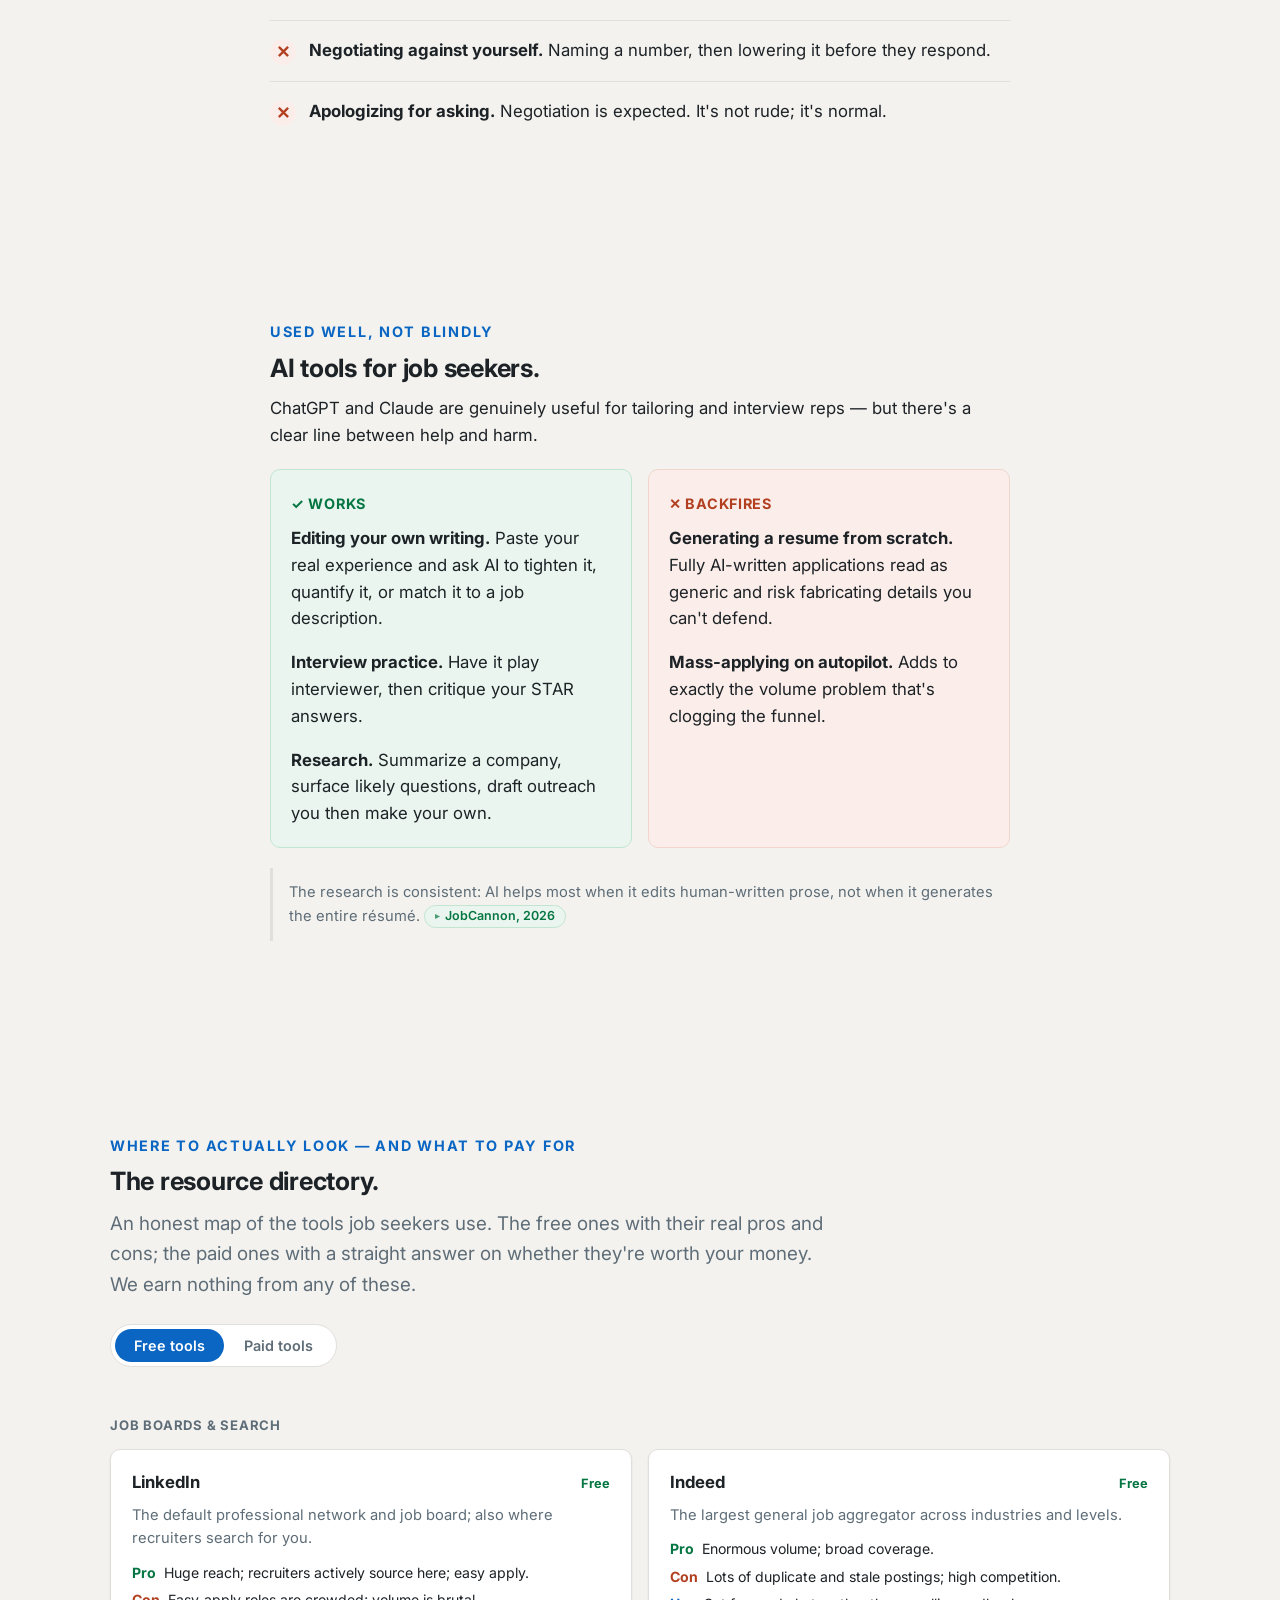
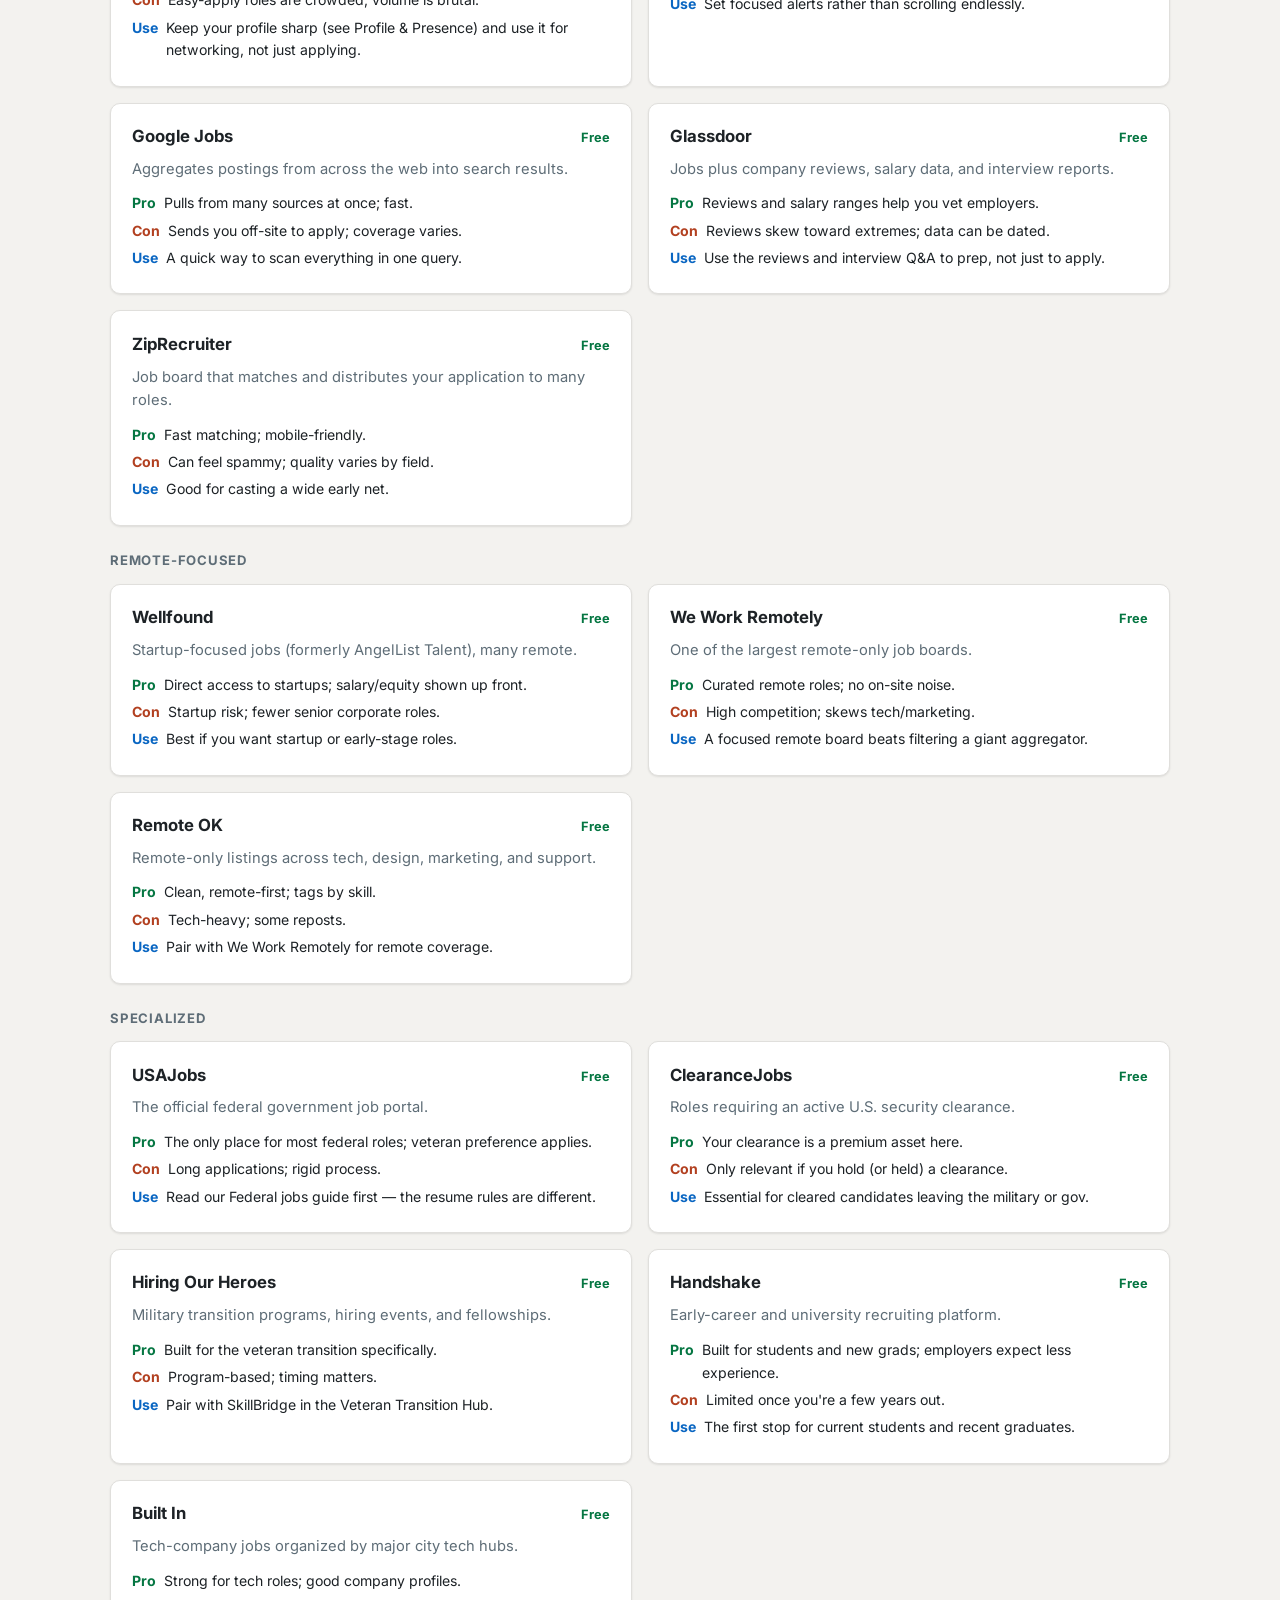
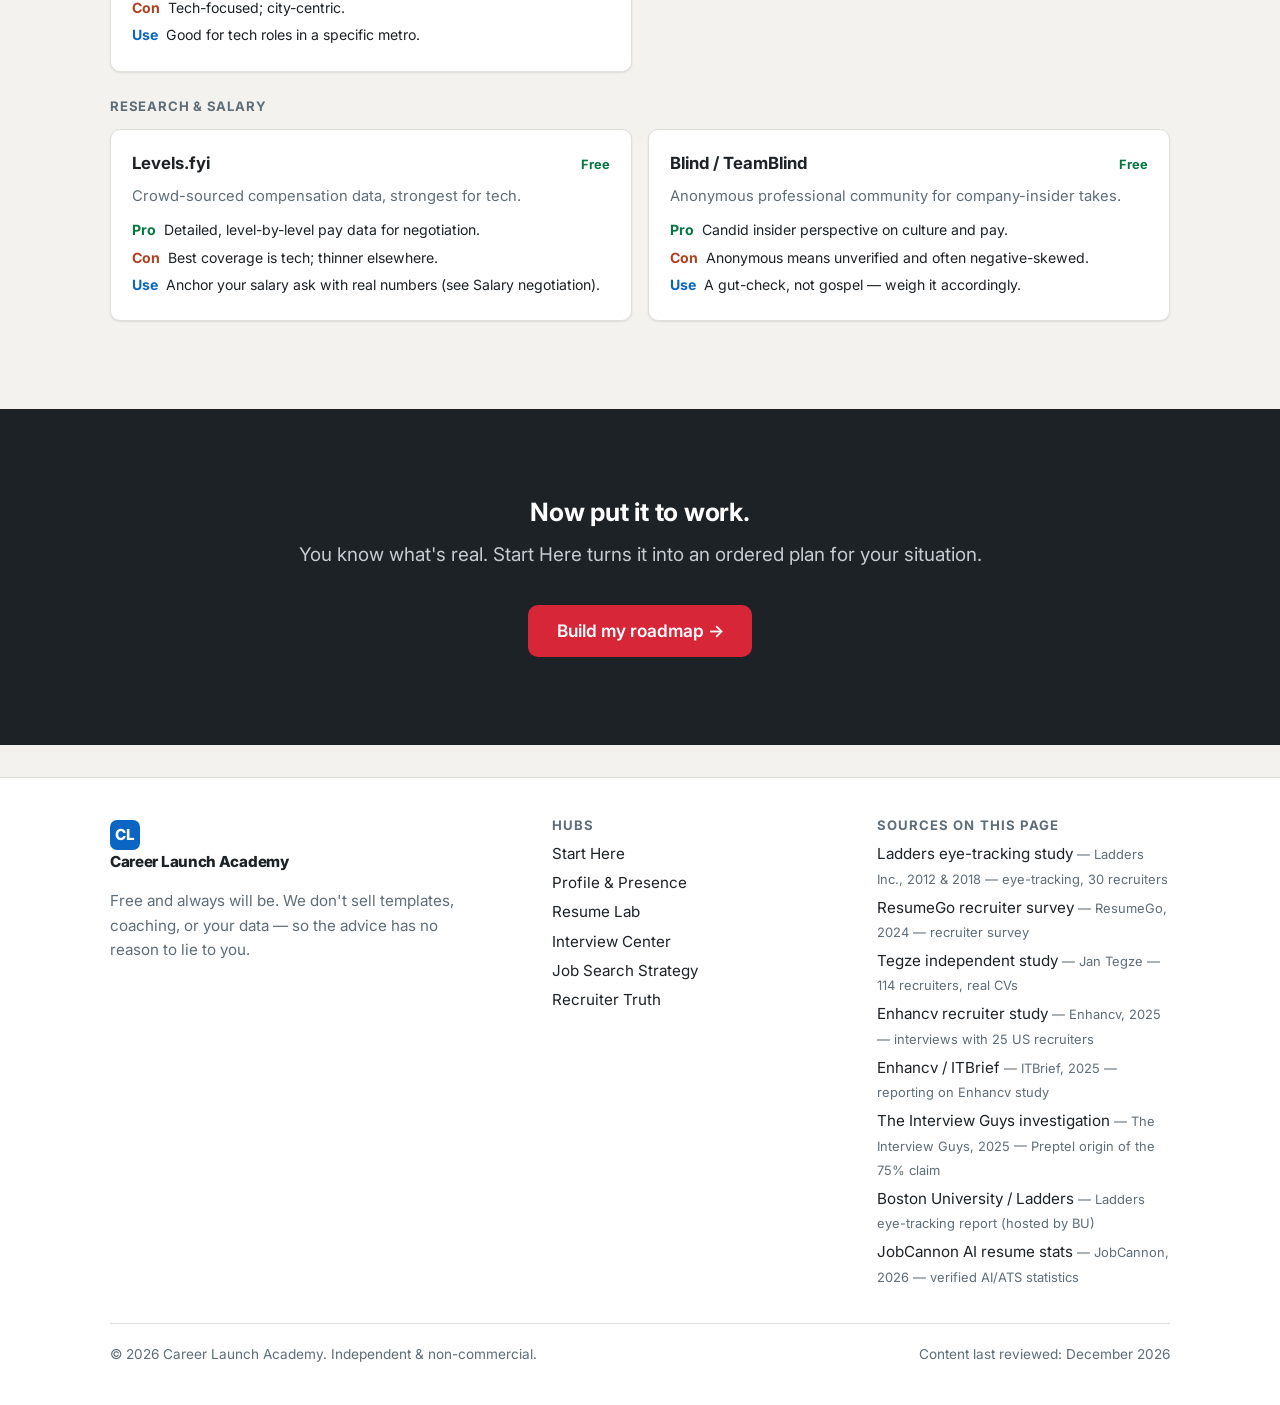
<file: truth.html>
<!DOCTYPE html>
<html lang="en">
<head>
<meta charset="UTF-8">
<meta name="viewport" content="width=device-width, initial-scale=1">
<title>Recruiter Truth &amp; Resources — How Hiring Works | Career Launch Academy</title>
<meta name="description" content="The honest, sourced version of how hiring works — the 6-second scan and 75% ATS myths examined against real research, what actually moves the needle, salary negotiation, AI tools, and an honest directory of free and paid job-search resources.">
<link rel="preconnect" href="https://fonts.googleapis.com">
<link rel="preconnect" href="https://fonts.gstatic.com" crossorigin>
<link href="https://fonts.googleapis.com/css2?family=Inter:wght@400;500;600;700;800&display=swap" rel="stylesheet">
<link rel="stylesheet" href="styles.css">
<style>
  .page-hero { background: linear-gradient(180deg,#fff,var(--canvas)); padding-block: clamp(2.5rem,5vw,4rem) clamp(1.5rem,3vw,2.5rem); }
  .page-hero h1 { font-size: var(--fs-h1); max-width: 18ch; }
  .toc { display:flex; flex-wrap:wrap; gap:.5rem; margin-top:1.5rem; }
  .toc a { font-size:.9rem; font-weight:600; color:var(--primary); background:#fff; border:1px solid var(--border); padding:.45rem .9rem; border-radius:100px; }
  .toc a:hover { border-color:var(--primary); text-decoration:none; }
  .matters-list { list-style:none; padding:0; margin:1rem 0 0; }
  .matters-list li { display:flex; gap:.8rem; padding:1rem 0; border-bottom:1px solid var(--border); }
  .matters-list li:last-child { border-bottom:none; }
  .matters-list .tick { flex:0 0 auto; width:26px; height:26px; border-radius:50%; background:var(--success-bg); color:var(--success); display:grid; place-items:center; font-weight:700; margin-top:2px; }
  .mistakes { display:grid; grid-template-columns:repeat(2,1fr); gap:1.25rem; }
  @media (max-width:760px){ .mistakes { grid-template-columns:1fr; } }
  .mistake-card h3 { display:flex; align-items:center; gap:.5rem; font-size:1.1rem; }
  .mistake-card ul { margin:.5rem 0 0; padding-left:1.1rem; }
  .mistake-card li { margin-bottom:.5rem; font-size:.96rem; }
  .mistake-card li b { color:var(--ink); }
  .script-box { background:var(--canvas); border-left:4px solid var(--primary); border-radius:0 var(--radius-sm) var(--radius-sm) 0; padding:1rem 1.2rem; margin:.8rem 0; font-style:italic; color:var(--ink); }
  .section-rule { border:none; border-top:1px solid var(--border); margin:0; }
</style>
</head>
<body>
<a class="skip" href="#main">Skip to content</a>

<header class="nav">
  <div class="nav__inner">
    <a class="brand" href="index.html"><span class="brand__mark">CL</span>Career Launch Academy</a>
    <button class="nav__toggle" aria-label="Open menu" aria-expanded="false" aria-controls="navlinks">☰</button>
    <nav class="nav__links" id="navlinks" aria-label="Primary">
      <a href="profile.html">Profile &amp; Presence</a>
      <a href="resume.html">Resume Lab</a>
      <a href="interview.html">Interview Center</a>
      <a href="strategy.html">Job Search Strategy</a>
      <a href="truth.html" aria-current="page">Recruiter Truth</a>
      <a class="nav__cta" href="start.html">Start Here</a>
    </nav>
  </div>
</header>

<main id="main">

  <section class="page-hero">
    <div class="wrap" data-reveal>
      <span class="eyebrow eyebrow--scarlet">Recruiter Truth</span>
      <h1>The honest version of how hiring works.</h1>
      <p class="lede">Most career advice online sells you fear. We'd rather show you the research — named, dated, and clickable. Here's what's actually true.</p>
      <nav class="toc" aria-label="On this page">
        <a href="#scan">The 6-second scan</a>
        <a href="#ats">The 75% ATS myth</a>
        <a href="#beat-ats">"Beat the ATS"</a>
        <a href="#works">What actually works</a>
        <a href="#mistakes">Mistake libraries</a>
        <a href="#salary">Salary negotiation</a>
        <a href="#ai">AI tools</a>
        <a href="#resources">Resource directory</a>
      </nav>
    </div>
  </section>

  <!-- MYTH 1 -->
  <section class="section section--tight" id="scan">
    <div class="wrap" style="max-width:820px">
      <div data-reveal>
        <span class="eyebrow">Myth 1</span>
        <div class="myth">
          <div class="myth__claim">
            <span class="myth__x">✕</span>
            <strong>"Recruiters spend just 6 seconds on your resume."</strong>
          </div>
          <div class="myth__body">
            <p>The famous number comes from a 2012 eye-tracking study by Ladders of just <strong>30 recruiters</strong>; an updated 2018 version revised it to 7.4 seconds. The methodology was thin — small sample, undisclosed details — and later research tells a different story.</p>
            <p>An independent study by Jan Tegze tracked 114 recruiters reviewing real CVs and found average time ranged from <strong>17 to 46 seconds</strong> depending on length and relevance. ResumeGo's 2024 survey found 47% of hiring professionals spend 30 seconds to a minute, and only 1% spend less than 10 seconds.
              <a class="chip" href="https://standout-cv.com/stats/how-long-recruiters-spend-looking-at-cv" target="_blank" rel="noopener">Tegze · ResumeGo 2024</a>
            </p>
            <div class="myth__truth">
              <strong>What's actually true:</strong> You get a fast first pass, then more time if you survive it. Aim to win the first 6–8 seconds — then structure the rest to earn the longer read. Recruiters aren't universally impatient; they're contextually efficient.
              <a class="chip chip--data" href="https://www.interviewpal.com/blog/how-long-recruiters-actually-spend-reading-your-resume-data-study" target="_blank" rel="noopener">InterviewPal data study</a>
            </div>
          </div>
        </div>
      </div>
    </div>
  </section>

  <hr class="section-rule">

  <!-- MYTH 2 -->
  <section class="section section--tight" id="ats">
    <div class="wrap" style="max-width:820px">
      <div data-reveal>
        <span class="eyebrow">Myth 2 — the big one</span>
        <div class="myth">
          <div class="myth__claim">
            <span class="myth__x">✕</span>
            <strong>"75% of resumes are auto-rejected by an ATS before a human sees them."</strong>
          </div>
          <div class="myth__body">
            <p>This claim is everywhere — and it's essentially false. It traces back to a <strong>2012 sales pitch by a company called Preptel</strong>, which was selling resume-optimization services. The company went out of business in 2013, and no methodology was ever published.
              <a class="chip" href="https://blog.theinterviewguys.com/ats-resume-rejection-myth/" target="_blank" rel="noopener">The Interview Guys investigation</a>
            </p>
            <p>When researchers actually asked recruiters, the picture flipped: <strong>92% said their systems do not automatically reject</strong> resumes based on formatting, design, missing keywords, or low AI match scores. Auto-rejection was used by only 8%, solely for roles with highly specific requirements.
              <a class="chip" href="https://itbrief.co.uk/story/study-reveals-ats-rarely-auto-rejects-cvs-debunks-75-myth" target="_blank" rel="noopener">Enhancv, 2025 — 25 recruiters</a>
            </p>
            <div class="myth__truth">
              <strong>What's actually true:</strong> ATS tools organize applications; they don't eliminate them. Human recruiters, overwhelmed by volume, make the final decisions. The real enemy is <strong>application volume and weak relevance</strong> — not a robot deleting your file.
              <a class="chip chip--data" href="https://hr-gazette.com/debunking-the-ats-rejection-myth/" target="_blank" rel="noopener">HR Gazette / Enhancv</a>
            </div>
          </div>
        </div>
      </div>
    </div>
  </section>

  <hr class="section-rule">

  <!-- MYTH 3 -->
  <section class="section section--tight" id="beat-ats">
    <div class="wrap" style="max-width:820px">
      <div data-reveal>
        <span class="eyebrow">Myth 3</span>
        <div class="myth">
          <div class="myth__claim">
            <span class="myth__x">✕</span>
            <strong>"Beat the ATS and you've got the interview."</strong>
          </div>
          <div class="myth__body">
            <p>No. An ATS-friendly resume only gets you <em>in front of a recruiter</em> — humans still make the final call. And modern systems use context-based parsing, not raw keyword counts, so keyword stuffing reads as spammy rather than smart.
              <a class="chip" href="https://www.intelligentcv.app/career/ats-resume-rejection-brutal-truth-hack/" target="_blank" rel="noopener">Context-parsing note</a>
            </p>
            <div class="myth__truth">
              <strong>What's actually true:</strong> Clean formatting clears the low bar of being readable. Everything past that is a human judging relevance and impact. Spend your effort there.
            </div>
          </div>
        </div>
      </div>
    </div>
  </section>

  <!-- WHAT WORKS -->
  <section class="section" id="works" style="background:var(--canvas)">
    <div class="wrap" style="max-width:820px">
      <div data-reveal>
        <span class="eyebrow">The part worth your energy</span>
        <h2>So what actually moves the needle?</h2>
        <p class="lede">If the robots aren't the gatekeeper, where should your effort go? Here's what the same research points to.</p>
        <ul class="matters-list">
          <li><span class="tick">✓</span><div><b>A clean, skimmable layout.</b> Resumes that captured recruiter attention had simple layouts with clear sections and headings; bold titles and bulleted accomplishments performed well, while clutter, multiple columns, and long sentences hurt. <a class="chip chip--data" href="https://www.hrdive.com/news/eye-tracking-study-shows-recruiters-look-at-resumes-for-7-seconds/541582/" target="_blank" rel="noopener">Ladders eye-tracking</a></div></li>
          <li><span class="tick">✓</span><div><b>Relevance over volume.</b> Tailoring to the role beats blasting 200 generic applications. The volume problem is real — don't add to it with applications that don't fit.</div></li>
          <li><span class="tick">✓</span><div><b>Referrals and internal networking.</b> A human advocate inside the company sidesteps the volume problem entirely — employee referrals can bypass strict filters. <a class="chip chip--data" href="https://www.davron.net/ats-systems-explained-75-percent-resumes-rejected/" target="_blank" rel="noopener">Davron</a></div></li>
          <li><span class="tick">✓</span><div><b>Putting the right info where eyes land.</b> Most of the initial review goes to your name, current and previous titles, dates, and education — so make those unmistakable. <a class="chip chip--data" href="https://www.bu.edu/com/files/2018/10/TheLadders-EyeTracking-StudyC2.pdf" target="_blank" rel="noopener">Boston University / Ladders</a></div></li>
        </ul>
      </div>
    </div>
  </section>

  <!-- MISTAKE LIBRARIES -->
  <section class="section" id="mistakes">
    <div class="wrap">
      <div data-reveal>
        <span class="eyebrow">What loses you the callback</span>
        <h2>The mistakes that actually cost people.</h2>
        <p class="lede">Not exotic ATS tricks — the high-frequency, fixable errors recruiters see every day.</p>
      </div>
      <div class="mistakes" style="margin-top:1.75rem">
        <div class="card mistake-card" data-reveal>
          <h3>📄 Resume mistakes</h3>
          <ul>
            <li><b>Listing duties, not accomplishments.</b> "Responsible for X" tells nobody what you achieved.</li>
            <li><b>No numbers.</b> Impact without quantification reads as a claim, not a result.</li>
            <li><b>Burying relevance.</b> The most relevant experience hidden on page two.</li>
            <li><b>Clutter.</b> Multiple columns, tiny margins, no white space — the eye gives up.</li>
          </ul>
        </div>
        <div class="card mistake-card" data-reveal>
          <h3>🔗 LinkedIn mistakes</h3>
          <ul>
            <li><b>A headline that's just a job title.</b> The most-seen line on your profile, wasted.</li>
            <li><b>No photo, or a bad one.</b> Reads as incomplete or abandoned.</li>
            <li><b>An empty "About."</b> Prime keyword and story space left blank.</li>
            <li><b>Going dormant.</b> Inactive profiles surface less and signal you've checked out.</li>
          </ul>
        </div>
        <div class="card mistake-card" data-reveal>
          <h3>🎤 Interview mistakes</h3>
          <ul>
            <li><b>Rambling with no structure.</b> Behavioral answers that never reach a result.</li>
            <li><b>No specifics.</b> "I'm a hard worker" instead of a story that proves it.</li>
            <li><b>Trashing a past employer.</b> A red flag every time, however justified.</li>
            <li><b>No questions for them.</b> Reads as low interest or low preparation.</li>
          </ul>
        </div>
        <div class="card mistake-card" data-reveal>
          <h3>🤝 Networking mistakes</h3>
          <ul>
            <li><b>Leading with the ask.</b> "Can you get me a job" before any relationship exists.</li>
            <li><b>Only reaching out when you need something.</b> No deposits, all withdrawals.</li>
            <li><b>Never following up.</b> A good conversation that goes nowhere.</li>
            <li><b>Skipping it entirely.</b> The highest-leverage activity, most avoided.</li>
          </ul>
        </div>
      </div>
    </div>
  </section>

  <!-- SALARY -->
  <section class="section" id="salary" style="background:var(--canvas)">
    <div class="wrap" style="max-width:820px">
      <div data-reveal>
        <span class="eyebrow">Don't leave money on the table</span>
        <h2>Salary negotiation, without the dread.</h2>
        <p>The number you accept today compounds across every raise for years. Most people skip negotiating out of fear — here's the framing that works.</p>
        <h3 style="margin-top:1.5rem">The opening move</h3>
        <div class="script-box">"I'm really excited about the role and the team. Before we finalize, I'd like to talk about the compensation — based on my experience and the market for this role, I was expecting something closer to [number]. Is there flexibility there?"</div>
        <h3 style="margin-top:1.5rem">The principles</h3>
        <ul class="matters-list">
          <li><span class="tick">✓</span><div><b>Let them name a number first when you can.</b> "What's the range budgeted for this role?" beats anchoring yourself low.</div></li>
          <li><span class="tick">✓</span><div><b>Anchor with a researched figure.</b> Use real market data (Levels.fyi, Glassdoor) so your number has a basis.</div></li>
          <li><span class="tick">✓</span><div><b>Negotiate the whole package.</b> Base, bonus, equity, start date, PTO, remote flexibility — not just salary.</div></li>
        </ul>
        <h3 style="margin-top:1.5rem">The mistakes</h3>
        <ul class="matters-list">
          <li><span class="tick" style="background:var(--warning-bg);color:var(--warning)">✕</span><div><b>Accepting on the call.</b> "Thank you — can I have until tomorrow to review?" is always acceptable.</div></li>
          <li><span class="tick" style="background:var(--warning-bg);color:var(--warning)">✕</span><div><b>Negotiating against yourself.</b> Naming a number, then lowering it before they respond.</div></li>
          <li><span class="tick" style="background:var(--warning-bg);color:var(--warning)">✕</span><div><b>Apologizing for asking.</b> Negotiation is expected. It's not rude; it's normal.</div></li>
        </ul>
      </div>
    </div>
  </section>

  <!-- AI TOOLS -->
  <section class="section" id="ai">
    <div class="wrap" style="max-width:820px">
      <div data-reveal>
        <span class="eyebrow">Used well, not blindly</span>
        <h2>AI tools for job seekers.</h2>
        <p>ChatGPT and Claude are genuinely useful for tailoring and interview reps — but there's a clear line between help and harm.</p>
        <div class="contrast">
          <div class="contrast__col contrast__col--strong">
            <span class="contrast__label">✓ Works</span>
            <p><b>Editing your own writing.</b> Paste your real experience and ask AI to tighten it, quantify it, or match it to a job description.</p>
            <p><b>Interview practice.</b> Have it play interviewer, then critique your STAR answers.</p>
            <p><b>Research.</b> Summarize a company, surface likely questions, draft outreach you then make your own.</p>
          </div>
          <div class="contrast__col contrast__col--weak">
            <span class="contrast__label">✕ Backfires</span>
            <p><b>Generating a resume from scratch.</b> Fully AI-written applications read as generic and risk fabricating details you can't defend.</p>
            <p><b>Mass-applying on autopilot.</b> Adds to exactly the volume problem that's clogging the funnel.</p>
          </div>
        </div>
        <p class="note">The research is consistent: AI helps most when it edits human-written prose, not when it generates the entire résumé. <a class="chip chip--data" href="https://jobcannon.io/blog/ai-resume-statistics-2026" target="_blank" rel="noopener">JobCannon, 2026</a></p>
      </div>
    </div>
  </section>

  <!-- RESOURCE DIRECTORY -->
  <section class="section" id="resources" style="background:var(--canvas)">
    <div class="wrap">
      <div data-reveal>
        <span class="eyebrow">Where to actually look — and what to pay for</span>
        <h2>The resource directory.</h2>
        <p class="lede">An honest map of the tools job seekers use. The free ones with their real pros and cons; the paid ones with a straight answer on whether they're worth your money. We earn nothing from any of these.</p>
      </div>
      <div id="resource-directory" data-reveal style="margin-top:1.5rem">
        <div class="res-toggle" role="tablist" aria-label="Free or paid resources">
          <button data-res="free" aria-selected="true">Free tools</button>
          <button data-res="paid" aria-selected="false">Paid tools</button>
        </div>
        <div data-res-panel></div>
      </div>
    </div>
  </section>

  <!-- CTA -->
  <section class="section" style="background:var(--ink); color:#fff">
    <div class="wrap text-center" data-reveal>
      <h2 style="color:#fff">Now put it to work.</h2>
      <p class="lede mx-auto" style="color:#c5ccd2">You know what's real. Start Here turns it into an ordered plan for your situation.</p>
      <a class="btn btn--scarlet btn--lg" href="start.html" style="margin-top:1rem">Build my roadmap →</a>
    </div>
  </section>

</main>

<footer class="footer">
  <div class="wrap">
    <div class="footer__grid">
      <div>
        <a class="brand" href="index.html" style="margin-bottom:.8rem"><span class="brand__mark">CL</span>Career Launch Academy</a>
        <p class="footer__mission">Free and always will be. We don't sell templates, coaching, or your data — so the advice has no reason to lie to you.</p>
      </div>
      <div>
        <h4>Hubs</h4>
        <a href="start.html">Start Here</a>
        <a href="profile.html">Profile &amp; Presence</a>
        <a href="resume.html">Resume Lab</a>
        <a href="interview.html">Interview Center</a>
        <a href="strategy.html">Job Search Strategy</a>
        <a href="truth.html">Recruiter Truth</a>
      </div>
      <div>
        <h4>Sources on this page</h4>
        <div data-sources></div>
      </div>
    </div>
    <div class="footer__legal">
      <span>© <span data-year></span> Career Launch Academy. Independent &amp; non-commercial.</span>
      <span>Content last reviewed: <span data-reviewed></span></span>
    </div>
  </div>
</footer>

<script src="app.js"></script>
<script src="resources.js"></script>
</body>
</html>
</file>
<file: styles.css>
/* ============================================================
   Career Launch Academy — shared stylesheet
   Two visual worlds:
   - World A: professional-blue base (Home, Start, Truth, Resume, Interview, Strategy)
   - World B: dark charcoal/scarlet studio (Profile & Presence) — see profile.css
   ============================================================ */

:root {
  /* World A — professional blue base */
  --primary:        #0A66C2;
  --primary-dark:   #004182;
  --surface:        #FFFFFF;
  --canvas:         #F3F2EF;
  --border:         #E0DFDC;
  --ink:            #1D2226;
  --ink-muted:      #5E6D77;
  --success:        #057642;
  --success-bg:     #EAF5EF;
  --warning:        #B24020;
  --warning-bg:     #FBEEEA;

  /* shared scarlet accent used for "truth" highlights on the light base */
  --scarlet:        #D72638;
  --scarlet-dim:    #9E1B28;

  /* type scale */
  --fs-hero:   clamp(2.2rem, 5vw, 3.6rem);
  --fs-h1:     clamp(1.9rem, 3.5vw, 2.6rem);
  --fs-h2:     clamp(1.45rem, 2.5vw, 1.9rem);
  --fs-h3:     1.2rem;
  --fs-body:   1.05rem;
  --fs-small:  0.9rem;
  --fs-chip:   0.78rem;

  --radius:     10px;
  --radius-sm:  6px;
  --shadow-sm:  0 1px 2px rgba(0,0,0,.06), 0 1px 3px rgba(0,0,0,.04);
  --shadow-md:  0 4px 12px rgba(0,0,0,.08);
  --shadow-lg:  0 12px 32px rgba(0,0,0,.12);

  --maxw: 1140px;
  --gutter: clamp(1rem, 4vw, 2.5rem);

  --font: 'Inter', -apple-system, BlinkMacSystemFont, 'Segoe UI', Roboto, Helvetica, Arial, sans-serif;
}

* { box-sizing: border-box; }

html { scroll-behavior: smooth; }
@media (prefers-reduced-motion: reduce) {
  html { scroll-behavior: auto; }
  *, *::before, *::after { animation-duration: .001ms !important; transition-duration: .001ms !important; }
}

body {
  margin: 0;
  font-family: var(--font);
  font-size: var(--fs-body);
  line-height: 1.6;
  color: var(--ink);
  background: var(--canvas);
  -webkit-font-smoothing: antialiased;
}

a { color: var(--primary); text-decoration: none; }
a:hover { text-decoration: underline; }

h1,h2,h3,h4 { line-height: 1.2; font-weight: 700; margin: 0 0 .5em; letter-spacing: -0.01em; }
p { margin: 0 0 1em; }

.wrap { max-width: var(--maxw); margin: 0 auto; padding-inline: var(--gutter); }
.section { padding-block: clamp(3rem, 7vw, 5.5rem); }
.section--tight { padding-block: clamp(2rem, 4vw, 3rem); }

/* ---------- skip link + focus ---------- */
.skip {
  position: absolute; left: -999px; top: 0; z-index: 999;
  background: var(--primary); color: #fff; padding: .6rem 1rem; border-radius: 0 0 var(--radius-sm) 0;
}
.skip:focus { left: 0; }
:focus-visible { outline: 3px solid var(--scarlet); outline-offset: 2px; border-radius: 3px; }

/* ============================================================
   NAVIGATION
   ============================================================ */
.nav {
  position: sticky; top: 0; z-index: 100;
  background: rgba(255,255,255,.92);
  backdrop-filter: blur(8px);
  border-bottom: 1px solid var(--border);
}
.nav__inner {
  max-width: var(--maxw); margin: 0 auto; padding-inline: var(--gutter);
  display: flex; align-items: center; gap: 1rem; height: 64px;
}
.brand { display: flex; align-items: center; gap: .6rem; font-weight: 800; font-size: 1.1rem; color: var(--ink); letter-spacing: -0.02em; }
.brand:hover { text-decoration: none; }
.brand__mark {
  width: 30px; height: 30px; border-radius: 7px;
  background: var(--primary); color: #fff;
  display: grid; place-items: center; font-weight: 800; font-size: .95rem;
  flex: 0 0 auto;
}
.nav__links { display: flex; align-items: center; gap: .25rem; margin-left: auto; }
.nav__links a {
  color: var(--ink-muted); font-size: .92rem; font-weight: 500;
  padding: .5rem .7rem; border-radius: var(--radius-sm);
}
.nav__links a:hover { color: var(--ink); background: var(--canvas); text-decoration: none; }
.nav__links a[aria-current="page"] { color: var(--primary); font-weight: 600; }
.nav__cta {
  background: var(--primary) !important; color: #fff !important;
  font-weight: 600 !important; padding: .55rem 1rem !important;
}
.nav__cta:hover { background: var(--primary-dark) !important; }
.nav__toggle { display: none; margin-left: auto; background: none; border: 1px solid var(--border); border-radius: var(--radius-sm); padding: .5rem .6rem; cursor: pointer; font-size: 1.2rem; line-height: 1; }

@media (max-width: 900px) {
  .nav__toggle { display: block; }
  .nav__links {
    position: fixed; inset: 64px 0 auto 0; flex-direction: column; align-items: stretch;
    background: #fff; border-bottom: 1px solid var(--border); padding: .5rem var(--gutter) 1rem;
    gap: .1rem; margin-left: 0; box-shadow: var(--shadow-md);
    transform: translateY(-120%); transition: transform .25s ease; max-height: calc(100vh - 64px); overflow:auto;
  }
  .nav__links.open { transform: translateY(0); }
  .nav__links a { padding: .8rem .6rem; font-size: 1rem; }
  .nav__cta { margin-top: .4rem; text-align: center; }
}

/* ============================================================
   BUTTONS
   ============================================================ */
.btn {
  display: inline-flex; align-items: center; gap: .5rem;
  font-weight: 600; font-size: 1rem; line-height: 1;
  padding: .85rem 1.4rem; border-radius: var(--radius); border: 1px solid transparent;
  cursor: pointer; transition: background .15s, color .15s, border-color .15s, transform .1s;
  text-decoration: none;
}
.btn:hover { text-decoration: none; transform: translateY(-1px); }
.btn:active { transform: translateY(0); }
.btn--primary { background: var(--primary); color: #fff; }
.btn--primary:hover { background: var(--primary-dark); color: #fff; }
.btn--ghost { background: transparent; color: var(--primary); border-color: var(--border); }
.btn--ghost:hover { border-color: var(--primary); background: #fff; }
.btn--scarlet { background: var(--scarlet); color: #fff; }
.btn--scarlet:hover { background: var(--scarlet-dim); color: #fff; }
.btn--lg { font-size: 1.08rem; padding: 1rem 1.7rem; }

/* ============================================================
   SOURCE CHIP — the trust device
   ============================================================ */
.chip {
  display: inline-flex; align-items: center; gap: .35rem;
  font-size: var(--fs-chip); font-weight: 600; line-height: 1.2;
  color: var(--primary-dark); background: #EAF1FA;
  border: 1px solid #CFE0F4; border-radius: 100px;
  padding: .2rem .6rem; vertical-align: middle; white-space: nowrap;
}
.chip::before { content: "▸"; font-size: .7em; opacity: .7; }
.chip--data { color: var(--success); background: var(--success-bg); border-color: #C2E5D2; }
a.chip:hover { text-decoration: none; filter: brightness(.97); }

/* ============================================================
   CARDS
   ============================================================ */
.card {
  background: var(--surface); border: 1px solid var(--border);
  border-radius: var(--radius); padding: 1.5rem; box-shadow: var(--shadow-sm);
}
.card--pad-lg { padding: clamp(1.5rem, 3vw, 2.25rem); }

.grid { display: grid; gap: 1.25rem; }
.grid--2 { grid-template-columns: repeat(2, 1fr); }
.grid--3 { grid-template-columns: repeat(3, 1fr); }
@media (max-width: 860px) { .grid--3 { grid-template-columns: 1fr; } .grid--2 { grid-template-columns: 1fr; } }

/* hub cards */
.hub-card {
  display: flex; flex-direction: column; gap: .5rem;
  background: var(--surface); border: 1px solid var(--border); border-radius: var(--radius);
  padding: 1.5rem; box-shadow: var(--shadow-sm);
  transition: box-shadow .18s, transform .18s, border-color .18s; color: var(--ink);
}
.hub-card:hover { box-shadow: var(--shadow-md); transform: translateY(-3px); border-color: #c9d6e3; text-decoration: none; }
.hub-card__icon {
  width: 44px; height: 44px; border-radius: 10px; background: #EAF1FA; color: var(--primary);
  display: grid; place-items: center; margin-bottom: .4rem;
}
.hub-card__icon svg { width: 24px; height: 24px; }
.hub-card h3 { margin: 0; font-size: var(--fs-h3); color: var(--ink); }
.hub-card p { margin: 0; color: var(--ink-muted); font-size: .98rem; }
.hub-card__go { margin-top: auto; padding-top: .6rem; color: var(--primary); font-weight: 600; font-size: .92rem; }
.hub-card--dark { background: linear-gradient(135deg,#232327,#1A1A1D); border-color:#3a3a40; color:#F5F5F5; }
.hub-card--dark h3 { color:#fff; }
.hub-card--dark p { color:#A8A8AD; }
.hub-card--dark .hub-card__icon { background: rgba(215,38,56,.16); color: var(--scarlet); }
.hub-card--dark .hub-card__go { color: var(--scarlet); }

/* ============================================================
   MYTH CARD — myth → correction → truth
   ============================================================ */
.myth {
  background: var(--surface); border: 1px solid var(--border); border-radius: var(--radius);
  overflow: hidden; box-shadow: var(--shadow-sm); margin-bottom: 1.5rem;
}
.myth__claim {
  background: var(--warning-bg); border-bottom: 1px solid #f0d6cd;
  padding: 1.1rem 1.4rem; display: flex; gap: .75rem; align-items: flex-start;
}
.myth__x {
  flex: 0 0 auto; width: 26px; height: 26px; border-radius: 50%;
  background: var(--warning); color: #fff; display: grid; place-items: center; font-weight: 700; font-size: .95rem; margin-top: 2px;
}
.myth__claim strong { font-size: 1.12rem; color: #7a2a16; }
.myth__body { padding: 1.3rem 1.4rem; }
.myth__truth {
  margin-top: 1rem; padding: 1rem 1.2rem; background: var(--success-bg);
  border-left: 4px solid var(--success); border-radius: 0 var(--radius-sm) var(--radius-sm) 0;
}
.myth__truth strong { color: var(--success); }

/* ============================================================
   CONTRAST PAIR — weak ⟷ strong
   ============================================================ */
.contrast { display: grid; grid-template-columns: 1fr 1fr; gap: 1rem; margin: 1.25rem 0; }
@media (max-width: 760px) { .contrast { grid-template-columns: 1fr; } }
.contrast__col { border-radius: var(--radius); padding: 1.25rem; border: 1px solid var(--border); }
.contrast__col--weak { background: var(--warning-bg); border-color: #f0d6cd; }
.contrast__col--strong { background: var(--success-bg); border-color: #C2E5D2; }
.contrast__label {
  display: inline-flex; align-items: center; gap: .4rem; font-size: var(--fs-small);
  font-weight: 700; text-transform: uppercase; letter-spacing: .05em; margin-bottom: .6rem;
}
.contrast__col--weak .contrast__label { color: var(--warning); }
.contrast__col--strong .contrast__label { color: var(--success); }
.contrast__col p:last-child { margin-bottom: 0; }
.contrast__col em { color: var(--ink-muted); font-size: .92rem; display:block; margin-top:.5rem; }

/* ============================================================
   EYEBROW / SECTION HEADERS
   ============================================================ */
.eyebrow {
  display: inline-block; font-size: var(--fs-small); font-weight: 700;
  text-transform: uppercase; letter-spacing: .12em; color: var(--primary);
  margin-bottom: .6rem;
}
.eyebrow--scarlet { color: var(--scarlet); }
.lede { font-size: 1.18rem; color: var(--ink-muted); max-width: 60ch; }

/* ============================================================
   FOOTER
   ============================================================ */
.footer { background: #fff; border-top: 1px solid var(--border); padding-block: 2.5rem; margin-top: 2rem; }
.footer__grid { display: grid; grid-template-columns: 1.4fr 1fr 1fr; gap: 2rem; }
@media (max-width: 760px) { .footer__grid { grid-template-columns: 1fr; gap: 1.4rem; } }
.footer h4 { font-size: .82rem; text-transform: uppercase; letter-spacing: .08em; color: var(--ink-muted); }
.footer a { display: block; color: var(--ink); font-size: .95rem; padding: .15rem 0; }
.footer__mission { color: var(--ink-muted); font-size: .95rem; max-width: 38ch; }
.footer__legal { margin-top: 2rem; padding-top: 1.2rem; border-top: 1px solid var(--border); color: var(--ink-muted); font-size: .85rem; display:flex; justify-content:space-between; flex-wrap:wrap; gap:.5rem; }

/* ============================================================
   UTILITIES
   ============================================================ */
.text-center { text-align: center; }
.mx-auto { margin-inline: auto; }
.mt-0 { margin-top: 0; } .mb-0 { margin-bottom: 0; }
.stack > * + * { margin-top: 1rem; }
.muted { color: var(--ink-muted); }
.pill-row { display:flex; flex-wrap:wrap; gap:.5rem; }
.note {
  font-size: .92rem; color: var(--ink-muted); background: var(--canvas);
  border-left: 3px solid var(--border); padding: .8rem 1rem; border-radius: 0 var(--radius-sm) var(--radius-sm) 0;
}

/* ---------- scroll reveal (only hides when JS confirms it can reveal) ---------- */
.js-reveal [data-reveal] { opacity: 0; transform: translateY(16px); transition: opacity .5s ease, transform .5s ease; }
.js-reveal [data-reveal].is-visible { opacity: 1; transform: none; }

/* ============================================================
   WORLD B — PROFILE & PRESENCE DARK STUDIO
   Scoped under .studio so it never leaks into World A pages.
   ============================================================ */
.studio {
  --d-base:      #1A1A1D;
  --d-surface:   #232327;
  --d-raised:    #2C2C31;
  --d-border:    #36363D;
  --d-border-lit:#44444C;
  --d-ink:       #F5F5F5;
  --d-muted:     #A8A8AD;
  --d-faint:     #75757D;
  --scarlet:     #D72638;
  --scarlet-dim: #9E1B28;
  --scarlet-soft:rgba(215,38,56,.14);
  --gold:        #C9A227;
  background: var(--d-base);
  color: var(--d-ink);
}
.studio ::selection { background: var(--scarlet); color:#fff; }

/* studio nav override — dark, sits on charcoal */
.studio .nav { background: rgba(26,26,29,.88); border-bottom-color: var(--d-border); }
.studio .nav .brand { color: var(--d-ink); }
.studio .nav__links a { color: var(--d-muted); }
.studio .nav__links a:hover { color:#fff; background: var(--d-raised); }
.studio .nav__links a[aria-current="page"] { color: var(--scarlet); }
.studio .nav__toggle { color: var(--d-ink); border-color: var(--d-border-lit); }
.studio .nav__cta { background: var(--scarlet) !important; }
.studio .nav__cta:hover { background: var(--scarlet-dim) !important; }
@media (max-width:900px){ .studio .nav__links { background: var(--d-surface); border-bottom-color: var(--d-border); } }

/* studio hero */
.studio-hero { padding-block: clamp(3rem,7vw,5rem) clamp(2rem,4vw,3rem); position:relative; overflow:hidden; }
.studio-hero::before {
  content:""; position:absolute; inset:0;
  background:
    radial-gradient(60ch 40ch at 85% -10%, rgba(215,38,56,.18), transparent 60%),
    radial-gradient(40ch 30ch at 0% 110%, rgba(201,162,39,.06), transparent 55%);
  pointer-events:none;
}
.studio-hero__inner { position:relative; max-width: 720px; }
.studio-hero h1 { font-size: var(--fs-hero); color:#fff; margin-bottom:.35em; }
.studio-hero h1 .scar { color: var(--scarlet); }
.studio-hero p.lede { color: var(--d-muted); font-size:1.2rem; }
.studio-kicker { display:inline-flex; align-items:center; gap:.5rem; font-size:.78rem; font-weight:700; letter-spacing:.12em; text-transform:uppercase; color: var(--scarlet); margin-bottom:1rem; }
.studio-kicker::before { content:""; width:22px; height:2px; background: var(--scarlet); }

/* studio section + headings */
.studio .section { border-top:1px solid var(--d-border); }
.studio h2 { color:#fff; }
.studio .eyebrow { color: var(--scarlet); }
.studio .lede { color: var(--d-muted); }
.studio .muted { color: var(--d-faint); }

/* ---- the mock profile ---- */
.profile-doc {
  background: var(--d-surface); border:1px solid var(--d-border); border-radius: 14px;
  overflow:hidden; box-shadow: 0 20px 60px rgba(0,0,0,.45); max-width: 720px; margin: 0 auto;
}
.pf-banner {
  height: 150px; position:relative;
  background:
    linear-gradient(120deg, #2a2730, #1f1d24),
    repeating-linear-gradient(45deg, rgba(215,38,56,.05) 0 12px, transparent 12px 24px);
  border-bottom:1px solid var(--d-border);
}
.pf-banner__tag {
  position:absolute; left:1.4rem; bottom:1.1rem; font-size:.85rem; font-weight:600; color:#cfcfd6;
  background: rgba(0,0,0,.35); padding:.3rem .7rem; border-radius:6px; backdrop-filter: blur(4px);
}
.pf-photo {
  width: 116px; height:116px; border-radius:50%; border:4px solid var(--d-surface);
  background: linear-gradient(135deg,#3a3a42,#26262c); margin:-58px 0 0 1.6rem; position:relative;
  display:grid; place-items:center; color: var(--d-faint);
}
.pf-photo svg { width:54px; height:54px; }
.pf-body { padding: .4rem 1.6rem 1.6rem; }
.pf-name { font-size:1.5rem; font-weight:700; color:#fff; margin:.6rem 0 .1rem; }
.pf-headline { font-size:1.05rem; color: var(--scarlet); font-weight:600; margin-bottom:.4rem; min-height:1.5em; }
.pf-meta { font-size:.9rem; color: var(--d-faint); }
.pf-open { display:inline-flex; align-items:center; gap:.4rem; margin-top:.5rem; font-size:.82rem; font-weight:600; color:#6fae8a; }
.pf-open::before { content:""; width:7px; height:7px; border-radius:50%; background:#6fae8a; }
.pf-divider { border:none; border-top:1px solid var(--d-border); margin:0; }
.pf-section { padding: 1.3rem 1.6rem; border-top:1px solid var(--d-border); position:relative; }
.pf-section h3 { color:#fff; font-size:1.1rem; margin-bottom:.5rem; display:flex; align-items:center; gap:.5rem; }
.pf-section p { color:#c9c9d0; font-size:.96rem; }
.pf-tag-row { display:flex; flex-wrap:wrap; gap:.4rem; margin-top:.3rem; }
.pf-tag { font-size:.82rem; font-weight:500; color:#cfcfd6; background: var(--d-raised); border:1px solid var(--d-border-lit); border-radius:100px; padding:.25rem .7rem; }

/* recruiter-eye margin marker */
.eye {
  position:absolute; top:1.3rem; right:1.3rem;
  display:inline-flex; align-items:center; gap:.35rem;
  font-size:.7rem; font-weight:700; letter-spacing:.04em; text-transform:uppercase;
  color: var(--gold); background: rgba(201,162,39,.1); border:1px solid rgba(201,162,39,.3);
  padding:.2rem .55rem; border-radius:100px;
}
.eye svg { width:13px; height:13px; }

/* ---- teaching panels alongside each section ---- */
.teach-grid { display:grid; grid-template-columns: 1fr 1fr; gap:1.5rem; align-items:start; margin-top:2rem; }
@media (max-width:900px){ .teach-grid { grid-template-columns:1fr; } }
.teach-card { background: var(--d-surface); border:1px solid var(--d-border); border-radius: var(--radius); padding:1.4rem; }
.teach-card h4 { color:#fff; font-size:1.05rem; margin-bottom:.6rem; display:flex; align-items:center; gap:.5rem; }
.teach-card h4 .ic { width:28px; height:28px; border-radius:7px; background: var(--scarlet-soft); color: var(--scarlet); display:grid; place-items:center; flex:0 0 auto; }
.teach-list { list-style:none; padding:0; margin:0; }
.teach-list li { padding:.5rem 0; border-bottom:1px solid var(--d-border); font-size:.94rem; color:#c9c9d0; display:flex; gap:.6rem; }
.teach-list li:last-child { border-bottom:none; }
.teach-list .mk { flex:0 0 auto; font-weight:700; }
.teach-list .mk--good { color:#6fae8a; }
.teach-list .mk--bad { color:#e0796b; }
.teach-think { margin-top:1rem; padding:.9rem 1.1rem; background: rgba(201,162,39,.08); border-left:3px solid var(--gold); border-radius:0 var(--radius-sm) var(--radius-sm) 0; font-size:.92rem; color:#e8dcc0; }
.teach-think b { color: var(--gold); }

/* ---- headline example swapper ---- */
.swapper { background: var(--d-surface); border:1px solid var(--d-border); border-radius: var(--radius); padding:1.5rem; margin-top:1.5rem; }
.swapper__tabs { display:flex; flex-wrap:wrap; gap:.4rem; margin-bottom:1.2rem; }
.swap-tab {
  font-family:inherit; font-size:.86rem; font-weight:600; color: var(--d-muted);
  background: var(--d-raised); border:1px solid var(--d-border-lit); border-radius:100px;
  padding:.4rem .9rem; cursor:pointer; transition: all .15s;
}
.swap-tab:hover { color:#fff; border-color: var(--scarlet); }
.swap-tab[aria-selected="true"] { background: var(--scarlet); color:#fff; border-color: var(--scarlet); }
.swap-body { display:grid; gap:1rem; }
.swap-line { border-radius: var(--radius-sm); padding:1rem 1.2rem; }
.swap-line__label { font-size:.74rem; font-weight:700; text-transform:uppercase; letter-spacing:.05em; margin-bottom:.4rem; display:block; }
.swap-line--weak { background: rgba(178,64,32,.12); border:1px solid rgba(178,64,32,.4); }
.swap-line--weak .swap-line__label { color:#e0796b; }
.swap-line--weak .swap-line__text { color:#d8b4a8; }
.swap-line--strong { background: rgba(5,118,66,.12); border:1px solid rgba(5,118,66,.4); }
.swap-line--strong .swap-line__label { color:#6fae8a; }
.swap-line--strong .swap-line__text { color:#bfe0cc; font-weight:500; }
.swap-line__text { font-size:1.02rem; line-height:1.5; }

/* ---- weak/strong experience toggle ---- */
.toggle-demo { background: var(--d-surface); border:1px solid var(--d-border); border-radius: var(--radius); padding:1.5rem; margin-top:1.5rem; }
.toggle-switch { display:inline-flex; background: var(--d-base); border:1px solid var(--d-border-lit); border-radius:100px; padding:.25rem; margin-bottom:1.2rem; }
.toggle-switch button {
  font-family:inherit; font-size:.86rem; font-weight:600; border:none; background:none; cursor:pointer;
  color: var(--d-muted); padding:.45rem 1.1rem; border-radius:100px; transition: all .15s;
}
.toggle-switch button[aria-selected="true"] { background: var(--scarlet); color:#fff; }
.toggle-content { font-size:1rem; line-height:1.6; color:#cfcfd6; }
.toggle-content .xp { padding:1rem 1.2rem; background: var(--d-raised); border-radius: var(--radius-sm); border-left:3px solid var(--d-border-lit); }
.toggle-content .xp--weak { border-left-color:#b24020; }
.toggle-content .xp--strong { border-left-color:#057642; }
.toggle-content .xp b { color:#fff; }
.toggle-note { margin-top:1rem; font-size:.92rem; color: var(--d-faint); }

/* studio CTA + footer harmonized */
.studio-cta { background: linear-gradient(135deg, #232327, #1A1A1D); border-top:1px solid var(--d-border); text-align:center; }
.studio-cta h2 { color:#fff; }
.studio-cta p { color: var(--d-muted); }
.studio .footer { background:#151517; border-top-color: var(--d-border); }
.studio .footer h4 { color: var(--d-faint); }
.studio .footer a { color:#cfcfd6; }
.studio .footer a:hover { color: var(--scarlet); }
.studio .footer__mission, .studio .footer__legal { color: var(--d-faint); }
.studio .footer__legal { border-top-color: var(--d-border); }
.studio .brand__mark { background: var(--scarlet); }
.studio .chip { color:#cbd9e8; background: rgba(255,255,255,.04); border-color: var(--d-border-lit); }
.studio .chip--data { color:#6fae8a; background: rgba(5,118,66,.1); border-color: rgba(5,118,66,.3); }

/* ============================================================
   RESUME LAB — scorer + example library (World A / light)
   ============================================================ */
.lab-hero { background: linear-gradient(180deg,#fff,var(--canvas)); padding-block: clamp(2.5rem,5vw,4rem) clamp(1.5rem,3vw,2.5rem); }
.lab-hero h1 { font-size: var(--fs-h1); max-width:20ch; }

/* section tabs (sticky sub-nav) */
.lab-tabs { display:flex; flex-wrap:wrap; gap:.5rem; }
.lab-tabs a { font-size:.9rem; font-weight:600; color:var(--primary); background:#fff; border:1px solid var(--border); padding:.45rem .9rem; border-radius:100px; }
.lab-tabs a:hover { border-color:var(--primary); text-decoration:none; }

/* ---- length decision tool ---- */
.length-tool { background:#fff; border:1px solid var(--border); border-radius:var(--radius); padding:1.5rem; box-shadow:var(--shadow-sm); }
.length-grid { display:grid; grid-template-columns:repeat(3,1fr); gap:1rem; margin-top:1rem; }
@media (max-width:760px){ .length-grid { grid-template-columns:1fr; } }
.length-card { border:1px solid var(--border); border-radius:var(--radius-sm); padding:1.1rem; background:var(--canvas); }
.length-card h4 { font-size:1.05rem; color:var(--primary-dark); margin-bottom:.3rem; }
.length-card .who { font-size:.82rem; font-weight:700; text-transform:uppercase; letter-spacing:.05em; color:var(--ink-muted); margin-bottom:.5rem; }
.length-card p { font-size:.92rem; color:var(--ink-muted); margin:0; }

/* ---- scorer ---- */
.scorer { background:#fff; border:1px solid var(--border); border-radius:var(--radius); padding:1.5rem; box-shadow:var(--shadow-sm); }
.scorer textarea {
  width:100%; min-height:200px; resize:vertical; font-family:inherit; font-size:.96rem; line-height:1.5;
  padding:1rem; border:1px solid var(--border); border-radius:var(--radius-sm); color:var(--ink); background:#fcfcfb;
}
.scorer textarea:focus { outline:none; border-color:var(--primary); box-shadow:0 0 0 3px rgba(10,102,194,.12); }
.scorer__row { display:flex; gap:.6rem; flex-wrap:wrap; align-items:center; margin-top:.9rem; }
.scorer__privacy { font-size:.85rem; color:var(--ink-muted); display:inline-flex; align-items:center; gap:.4rem; margin-left:auto; }
.scorer__privacy::before { content:"🔒"; }

.score-head { display:flex; gap:1.25rem; align-items:center; padding:1.25rem; border-radius:var(--radius); margin-top:.5rem; }
.score-head--good { background:var(--success-bg); }
.score-head--ok { background:#FBF6E9; }
.score-head--bad { background:var(--warning-bg); }
.score-dial {
  --p:0; flex:0 0 auto; width:84px; height:84px; border-radius:50%;
  background: conic-gradient(var(--primary) calc(var(--p)*1%), #e3e3e0 0);
  display:grid; place-items:center; position:relative;
}
.score-dial::after { content:""; position:absolute; inset:8px; background:#fff; border-radius:50%; }
.score-dial__num { position:relative; z-index:1; font-weight:800; font-size:1.5rem; color:var(--ink); }
.score-verdict { font-size:1.2rem; font-weight:700; color:var(--ink); }
.score-note { font-size:.95rem; color:var(--ink-muted); margin:.2rem 0 0; }

.check-list { list-style:none; padding:0; margin:.5rem 0 0; }
.check { display:flex; gap:.8rem; padding:.9rem 0; border-bottom:1px solid var(--border); align-items:flex-start; }
.check:last-child { border-bottom:none; }
.check__icon { flex:0 0 auto; width:24px; height:24px; border-radius:50%; display:grid; place-items:center; font-weight:700; font-size:.85rem; }
.check--good .check__icon { background:var(--success-bg); color:var(--success); }
.check--ok .check__icon { background:#FBF6E9; color:#B8860B; }
.check--bad .check__icon { background:var(--warning-bg); color:var(--warning); }
.check__name { font-weight:700; color:var(--ink); display:block; }
.check__msg { font-size:.94rem; color:var(--ink-muted); }

/* ---- example library ---- */
.persona-tabs { display:flex; flex-wrap:wrap; gap:.45rem; margin-bottom:1.5rem; }
.persona-tab {
  font-family:inherit; font-size:.86rem; font-weight:600; color:var(--ink-muted);
  background:#fff; border:1px solid var(--border); border-radius:100px; padding:.45rem .9rem; cursor:pointer; transition:all .15s;
}
.persona-tab:hover { border-color:var(--primary); color:var(--ink); }
.persona-tab[aria-selected="true"] { background:var(--primary); color:#fff; border-color:var(--primary); }
.ex-role { font-size:.82rem; font-weight:700; text-transform:uppercase; letter-spacing:.06em; color:var(--ink-muted); margin-bottom:1rem; }
.ex-grid { display:grid; grid-template-columns:repeat(3,1fr); gap:1rem; }
@media (max-width:900px){ .ex-grid { grid-template-columns:1fr; } }
.ex-col { border-radius:var(--radius); padding:1.1rem; border:1px solid var(--border); }
.ex-col--poor { background:var(--warning-bg); border-color:#f0d6cd; }
.ex-col--avg { background:#FBF6E9; border-color:#ECDFC0; }
.ex-col--exc { background:var(--success-bg); border-color:#C2E5D2; }
.ex-col__label { display:inline-block; font-size:.74rem; font-weight:700; text-transform:uppercase; letter-spacing:.05em; padding:.18rem .55rem; border-radius:100px; margin-bottom:.7rem; }
.ex-col--poor .ex-col__label { background:var(--warning); color:#fff; }
.ex-col--avg .ex-col__label { background:#B8860B; color:#fff; }
.ex-col--exc .ex-col__label { background:var(--success); color:#fff; }
.ex-bullets { margin:0 0 .8rem; padding-left:1.1rem; }
.ex-bullets li { font-size:.92rem; margin-bottom:.4rem; color:var(--ink); }
.ex-why { font-size:.88rem; color:var(--ink-muted); margin:0; padding-top:.7rem; border-top:1px dashed rgba(0,0,0,.12); }
.ex-why b { color:var(--ink); }
.ex-commentary { margin-top:1.25rem; background:var(--ink); color:#fff; border-radius:var(--radius); padding:1.2rem 1.4rem; }
.ex-commentary__tag { display:inline-block; font-size:.72rem; font-weight:700; text-transform:uppercase; letter-spacing:.06em; color:#ff7a6b; margin-bottom:.4rem; }
.ex-commentary p { margin:0; font-size:1.02rem; font-style:italic; color:#e8eaed; }

/* ============================================================
   INTERVIEW CENTER (World A / light)
   ============================================================ */
.center-hero { background: linear-gradient(180deg,#fff,var(--canvas)); padding-block: clamp(2.5rem,5vw,4rem) clamp(1.5rem,3vw,2.5rem); }
.center-hero h1 { font-size: var(--fs-h1); max-width:18ch; }

/* STAR trainer */
.star { background:#fff; border:1px solid var(--border); border-radius:var(--radius); padding:1.5rem; box-shadow:var(--shadow-sm); }
.star__tabs { display:flex; flex-wrap:wrap; gap:.45rem; margin-bottom:1.3rem; }
.star-tab {
  font-family:inherit; font-size:.86rem; font-weight:600; color:var(--ink-muted);
  background:#fff; border:1px solid var(--border); border-radius:100px; padding:.45rem .9rem; cursor:pointer; transition:all .15s;
}
.star-tab:hover { border-color:var(--primary); color:var(--ink); }
.star-tab[aria-selected="true"] { background:var(--primary); color:#fff; border-color:var(--primary); }
.star-prompt { font-size:1.05rem; font-weight:600; color:var(--ink); background:var(--canvas); border-radius:var(--radius-sm); padding:.9rem 1.1rem; margin-bottom:1.2rem; }
.star-prompt span { color:var(--primary-dark); }
.star-grid { display:grid; gap:.8rem; }
.star-row { display:grid; grid-template-columns:auto 1fr; gap:1rem; align-items:start; border:1px solid var(--border); border-radius:var(--radius-sm); padding:1rem 1.1rem; }
.star-letter { width:38px; height:38px; border-radius:8px; background:var(--primary); color:#fff; font-weight:800; font-size:1.1rem; display:grid; place-items:center; }
.star-row--s .star-letter { background:#0A66C2; }
.star-row--t .star-letter { background:#0E7A9E; }
.star-row--a .star-letter { background:#057642; }
.star-row--r .star-letter { background:#B8860B; }
.star-row__k { font-size:.74rem; font-weight:700; text-transform:uppercase; letter-spacing:.06em; color:var(--ink-muted); display:block; margin-bottom:.15rem; }
.star-row__text { font-size:.98rem; color:var(--ink); }
.star-scaffold { margin-top:1.3rem; padding-top:1.3rem; border-top:1px dashed var(--border); }
.star-scaffold h4 { font-size:1rem; margin-bottom:.3rem; }
.star-scaffold p.muted { font-size:.9rem; margin-bottom:.8rem; }
.star-field { margin-bottom:.7rem; }
.star-field label { display:block; font-size:.8rem; font-weight:700; color:var(--ink-muted); margin-bottom:.25rem; }
.star-field textarea {
  width:100%; min-height:52px; resize:vertical; font-family:inherit; font-size:.94rem; line-height:1.45;
  padding:.6rem .8rem; border:1px solid var(--border); border-radius:var(--radius-sm); background:#fcfcfb; color:var(--ink);
}
.star-field textarea:focus { outline:none; border-color:var(--primary); box-shadow:0 0 0 3px rgba(10,102,194,.12); }
.star-save-note { font-size:.82rem; color:var(--ink-muted); display:inline-flex; align-items:center; gap:.4rem; }
.star-save-note::before { content:""; width:8px; height:8px; border-radius:50%; background:var(--success); }

/* tracks */
.track-grid { display:grid; grid-template-columns:repeat(2,1fr); gap:1.1rem; }
@media (max-width:760px){ .track-grid { grid-template-columns:1fr; } }
.track { background:#fff; border:1px solid var(--border); border-radius:var(--radius); padding:1.4rem; box-shadow:var(--shadow-sm); }
.track__head { display:flex; align-items:center; gap:.6rem; margin-bottom:.5rem; }
.track__icon { width:34px; height:34px; border-radius:8px; background:#EAF1FA; color:var(--primary); display:grid; place-items:center; flex:0 0 auto; }
.track__icon svg { width:19px; height:19px; }
.track h3 { margin:0; font-size:1.12rem; }
.track__assess { font-size:.82rem; font-weight:600; color:var(--success); margin-bottom:.6rem; }
.track p { font-size:.95rem; color:var(--ink-muted); margin:0 0 .6rem; }
.track__eg { font-size:.9rem; color:var(--ink); background:var(--canvas); border-left:3px solid var(--primary); border-radius:0 var(--radius-sm) var(--radius-sm) 0; padding:.6rem .8rem; }
.track__eg b { color:var(--primary-dark); }

/* virtual setup checklist */
.vsetup { display:grid; grid-template-columns:repeat(2,1fr); gap:1rem; }
@media (max-width:760px){ .vsetup { grid-template-columns:1fr; } }
.vsetup__item { display:flex; gap:.9rem; background:#fff; border:1px solid var(--border); border-radius:var(--radius); padding:1.1rem; }
.vsetup__ic { flex:0 0 auto; width:40px; height:40px; border-radius:10px; background:#EAF1FA; color:var(--primary); display:grid; place-items:center; }
.vsetup__ic svg { width:22px; height:22px; }
.vsetup__item h4 { font-size:1rem; margin-bottom:.2rem; }
.vsetup__item p { font-size:.92rem; color:var(--ink-muted); margin:0; }

/* question bank */
.qbank__filters { display:flex; flex-wrap:wrap; gap:.45rem; margin-bottom:1.3rem; }
.qfilter {
  font-family:inherit; font-size:.84rem; font-weight:600; color:var(--ink-muted);
  background:#fff; border:1px solid var(--border); border-radius:100px; padding:.4rem .85rem; cursor:pointer; transition:all .15s;
}
.qfilter:hover { border-color:var(--primary); color:var(--ink); }
.qfilter[aria-selected="true"] { background:var(--primary); color:#fff; border-color:var(--primary); }
.qbank__list { display:grid; gap:.7rem; }
.qitem { background:#fff; border:1px solid var(--border); border-radius:var(--radius-sm); padding:1rem 1.2rem; }
.qitem__cat { display:inline-block; font-size:.68rem; font-weight:700; text-transform:uppercase; letter-spacing:.05em; color:var(--primary-dark); background:#EAF1FA; padding:.12rem .5rem; border-radius:100px; margin-bottom:.5rem; }
.qitem__q { font-size:1.02rem; font-weight:600; color:var(--ink); margin-bottom:.3rem; }
.qitem__sub { font-size:.9rem; color:var(--ink-muted); }
.qitem__sub b { color:var(--ink); font-weight:600; }
.qbank__count { font-size:.85rem; color:var(--ink-muted); margin-bottom:1rem; }

/* ============================================================
   JOB SEARCH STRATEGY (World A / light)
   ============================================================ */
/* funnel calculator */
.funnel { background:#fff; border:1px solid var(--border); border-radius:var(--radius); padding:1.5rem; box-shadow:var(--shadow-sm); }
.funnel__controls { display:grid; gap:1rem; margin-bottom:1.5rem; }
.funnel__field label { display:block; font-size:.88rem; font-weight:600; color:var(--ink); margin-bottom:.35rem; }
.funnel__field label .val { color:var(--primary); font-weight:700; float:right; }
.funnel__field input[type=number] {
  width:140px; font-family:inherit; font-size:1rem; padding:.55rem .7rem; border:1px solid var(--border); border-radius:var(--radius-sm); color:var(--ink);
}
.funnel__field input[type=range] { width:100%; accent-color:var(--primary); }
.funnel__field input:focus { outline:none; border-color:var(--primary); }
.funnel-viz { display:grid; gap:.5rem; }
.funnel-stage { border-radius:var(--radius-sm); padding:.9rem 1.1rem; color:#fff; transition:width .4s ease; position:relative; min-width:auto; }
.funnel-stage__label { font-size:.82rem; font-weight:600; opacity:.92; }
.funnel-stage__num { font-size:1.5rem; font-weight:800; line-height:1.1; }
.funnel-stage--apps { background:#0A66C2; }
.funnel-stage--screens { background:#0E6E92; }
.funnel-stage--interviews { background:#0B7A63; }
.funnel-stage--offers { background:#057642; }
.funnel-rate { font-size:.78rem; color:var(--ink-muted); text-align:center; padding:.1rem 0; }
.funnel-diagnosis { margin-top:1.3rem; padding:1rem 1.2rem; border-radius:var(--radius-sm); background:var(--canvas); border-left:4px solid var(--primary); }
.funnel-diagnosis h4 { font-size:1rem; margin-bottom:.3rem; color:var(--primary-dark); }
.funnel-diagnosis p { font-size:.94rem; color:var(--ink-muted); margin:0; }

/* networking templates */
.tmpl { background:#fff; border:1px solid var(--border); border-radius:var(--radius); padding:1.3rem 1.4rem; margin-bottom:1rem; box-shadow:var(--shadow-sm); }
.tmpl__head { display:flex; align-items:center; justify-content:space-between; gap:1rem; margin-bottom:.6rem; }
.tmpl__title { font-size:1.02rem; font-weight:700; color:var(--ink); }
.tmpl__when { font-size:.82rem; color:var(--ink-muted); }
.tmpl__body { font-size:.95rem; color:var(--ink); line-height:1.55; background:var(--canvas); border-radius:var(--radius-sm); padding:.9rem 1.1rem; white-space:pre-wrap; }
.tmpl__copy { font-family:inherit; font-size:.82rem; font-weight:600; color:var(--primary); background:#fff; border:1px solid var(--border); border-radius:100px; padding:.35rem .8rem; cursor:pointer; transition:all .15s; flex:0 0 auto; }
.tmpl__copy:hover { border-color:var(--primary); }
.tmpl__copy.copied { background:var(--success-bg); color:var(--success); border-color:#C2E5D2; }

/* veteran hub */
.vet { background:linear-gradient(180deg,#0d2438,#0a1c2c); color:#fff; }
.vet .eyebrow { color:#7fb2e0; }
.vet h2, .vet h3 { color:#fff; }
.vet .lede { color:#aac4dc; }
.vet-band { padding-block: clamp(3rem,6vw,4.5rem); }
.vet-grid { display:grid; grid-template-columns:repeat(2,1fr); gap:1.2rem; margin-top:1.5rem; }
@media (max-width:760px){ .vet-grid { grid-template-columns:1fr; } }
.vet-card { background:rgba(255,255,255,.05); border:1px solid rgba(255,255,255,.12); border-radius:var(--radius); padding:1.4rem; }
.vet-card h3 { font-size:1.1rem; margin-bottom:.5rem; display:flex; align-items:center; gap:.5rem; }
.vet-card p { font-size:.95rem; color:#bcd2e6; margin:0 0 .6rem; }
.vet-card p:last-child { margin-bottom:0; }
.vet-xlate { display:grid; gap:.6rem; margin:.8rem 0 0; }
.vet-xlate__row { border-radius:var(--radius-sm); padding:.7rem .9rem; font-size:.92rem; }
.vet-xlate__row--bad { background:rgba(178,64,32,.22); border:1px solid rgba(178,64,32,.45); color:#f0c5b8; }
.vet-xlate__row--good { background:rgba(5,118,66,.22); border:1px solid rgba(5,118,66,.45); color:#bfe6cf; }
.vet-xlate__lbl { font-size:.7rem; font-weight:700; text-transform:uppercase; letter-spacing:.05em; opacity:.85; display:block; margin-bottom:.2rem; }

/* generic strategy section subnav reuse .lab-tabs */

/* ---- matters-list (shared: used on Truth + Strategy) ---- */
.matters-list { list-style:none; padding:0; margin:1rem 0 0; }
.matters-list li { display:flex; gap:.8rem; padding:1rem 0; border-bottom:1px solid var(--border); }
.matters-list li:last-child { border-bottom:none; }
.matters-list .tick { flex:0 0 auto; width:26px; height:26px; border-radius:50%; background:var(--success-bg); color:var(--success); display:grid; place-items:center; font-weight:700; margin-top:2px; }

/* ============================================================
   RESOURCE DIRECTORY (Truth & Resources hub)
   ============================================================ */
.res-toggle { display:inline-flex; background:#fff; border:1px solid var(--border); border-radius:100px; padding:.25rem; margin-bottom:1.5rem; }
.res-toggle button {
  font-family:inherit; font-size:.9rem; font-weight:600; border:none; background:none; cursor:pointer;
  color:var(--ink-muted); padding:.5rem 1.2rem; border-radius:100px; transition:all .15s;
}
.res-toggle button[aria-selected="true"] { background:var(--primary); color:#fff; }

.res-grid { display:grid; grid-template-columns:repeat(2,1fr); gap:1rem; }
@media (max-width:760px){ .res-grid { grid-template-columns:1fr; } }
.res-card { background:#fff; border:1px solid var(--border); border-radius:var(--radius); padding:1.2rem 1.3rem; box-shadow:var(--shadow-sm); }
.res-card__head { display:flex; align-items:baseline; justify-content:space-between; gap:.6rem; margin-bottom:.5rem; }
.res-card__name { font-size:1.05rem; font-weight:700; color:var(--ink); }
.res-card__cost { font-size:.8rem; font-weight:700; white-space:nowrap; }
.res-card__cost--free { color:var(--success); }
.res-card__cost--paid { color:var(--warning); }
.res-card__purpose { font-size:.92rem; color:var(--ink-muted); margin-bottom:.7rem; }
.res-card__row { font-size:.88rem; margin-bottom:.3rem; display:flex; gap:.5rem; }
.res-card__row .lbl { flex:0 0 auto; font-weight:700; }
.res-card__row--pro .lbl { color:var(--success); }
.res-card__row--con .lbl { color:var(--warning); }
.res-card__row--use .lbl { color:var(--primary); }
.res-verdict { font-size:.88rem; color:var(--ink); background:var(--canvas); border-left:3px solid var(--primary); border-radius:0 var(--radius-sm) var(--radius-sm) 0; padding:.6rem .8rem; margin-top:.7rem; }
.res-verdict b { color:var(--primary-dark); }
.res-group-label { font-size:.82rem; font-weight:700; text-transform:uppercase; letter-spacing:.06em; color:var(--ink-muted); margin:1.5rem 0 .8rem; }
</file>
